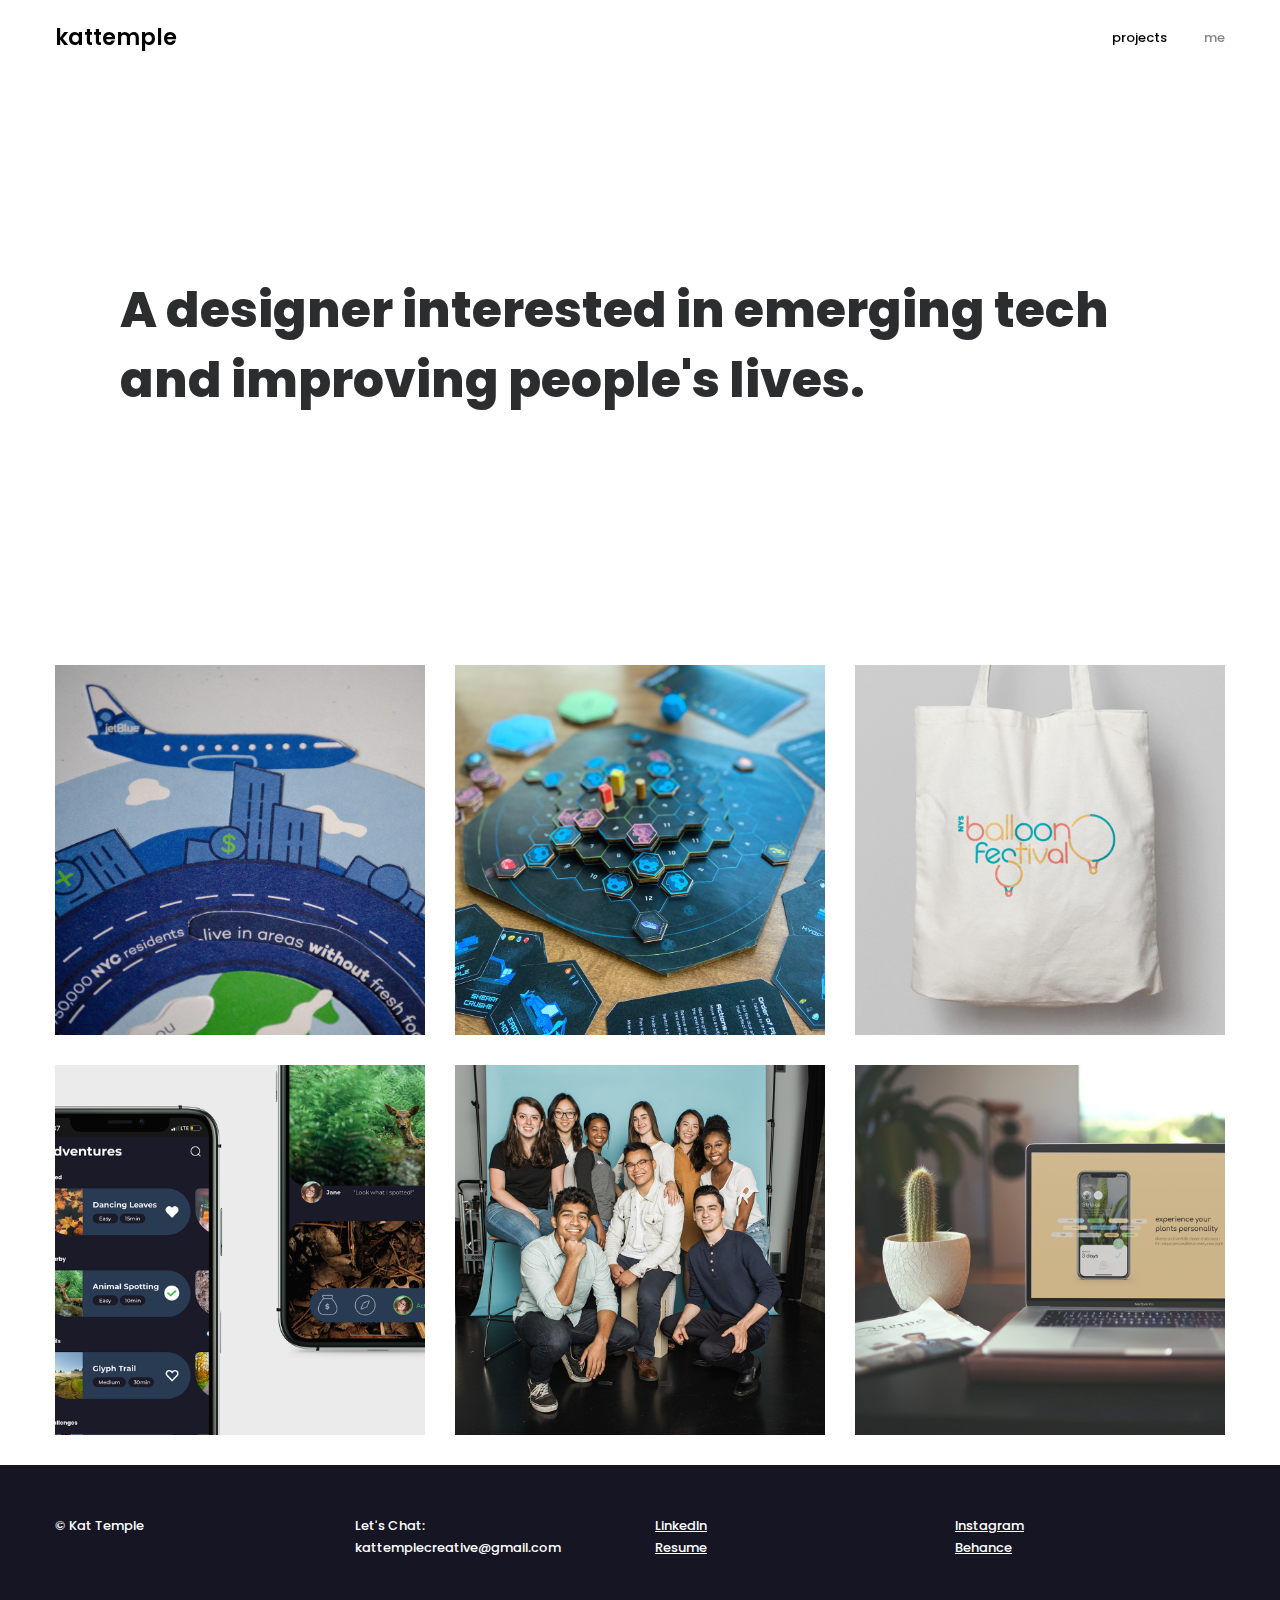
<file: index.html>
<!DOCTYPE html>
<html lang="en-US" data-semplice="4.4.9">
	<head>
		<meta charset="UTF-8">
		<meta name="viewport" content="width=device-width, initial-scale=1.0, maximum-scale=1.0">
		<title>kat temple &#8211; portfolio</title>
<meta name="robots" content="max-image-preview:large">
	<style>img:is([sizes="auto" i], [sizes^="auto," i]) { contain-intrinsic-size: 3000px 1500px }</style>
	<script type="text/javascript">
/* <![CDATA[ */
window._wpemojiSettings = {"baseUrl":"https:\/\/s.w.org\/images\/core\/emoji\/15.1.0\/72x72\/","ext":".png","svgUrl":"https:\/\/s.w.org\/images\/core\/emoji\/15.1.0\/svg\/","svgExt":".svg","source":{"concatemoji":"\/wp-includes\/js\/wp-emoji-release.min.js?ver=6.8.1"}};
/*! This file is auto-generated */
!function(i,n){var o,s,e;function c(e){try{var t={supportTests:e,timestamp:(new Date).valueOf()};sessionStorage.setItem(o,JSON.stringify(t))}catch(e){}}function p(e,t,n){e.clearRect(0,0,e.canvas.width,e.canvas.height),e.fillText(t,0,0);var t=new Uint32Array(e.getImageData(0,0,e.canvas.width,e.canvas.height).data),r=(e.clearRect(0,0,e.canvas.width,e.canvas.height),e.fillText(n,0,0),new Uint32Array(e.getImageData(0,0,e.canvas.width,e.canvas.height).data));return t.every(function(e,t){return e===r[t]})}function u(e,t,n){switch(t){case"flag":return n(e,"🏳️‍⚧️","🏳️​⚧️")?!1:!n(e,"🇺🇳","🇺​🇳")&&!n(e,"🏴󠁧󠁢󠁥󠁮󠁧󠁿","🏴​󠁧​󠁢​󠁥​󠁮​󠁧​󠁿");case"emoji":return!n(e,"🐦‍🔥","🐦​🔥")}return!1}function f(e,t,n){var r="undefined"!=typeof WorkerGlobalScope&&self instanceof WorkerGlobalScope?new OffscreenCanvas(300,150):i.createElement("canvas"),a=r.getContext("2d",{willReadFrequently:!0}),o=(a.textBaseline="top",a.font="600 32px Arial",{});return e.forEach(function(e){o[e]=t(a,e,n)}),o}function t(e){var t=i.createElement("script");t.src=e,t.defer=!0,i.head.appendChild(t)}"undefined"!=typeof Promise&&(o="wpEmojiSettingsSupports",s=["flag","emoji"],n.supports={everything:!0,everythingExceptFlag:!0},e=new Promise(function(e){i.addEventListener("DOMContentLoaded",e,{once:!0})}),new Promise(function(t){var n=function(){try{var e=JSON.parse(sessionStorage.getItem(o));if("object"==typeof e&&"number"==typeof e.timestamp&&(new Date).valueOf()<e.timestamp+604800&&"object"==typeof e.supportTests)return e.supportTests}catch(e){}return null}();if(!n){if("undefined"!=typeof Worker&&"undefined"!=typeof OffscreenCanvas&&"undefined"!=typeof URL&&URL.createObjectURL&&"undefined"!=typeof Blob)try{var e="postMessage("+f.toString()+"("+[JSON.stringify(s),u.toString(),p.toString()].join(",")+"));",r=new Blob([e],{type:"text/javascript"}),a=new Worker(URL.createObjectURL(r),{name:"wpTestEmojiSupports"});return void(a.onmessage=function(e){c(n=e.data),a.terminate(),t(n)})}catch(e){}c(n=f(s,u,p))}t(n)}).then(function(e){for(var t in e)n.supports[t]=e[t],n.supports.everything=n.supports.everything&&n.supports[t],"flag"!==t&&(n.supports.everythingExceptFlag=n.supports.everythingExceptFlag&&n.supports[t]);n.supports.everythingExceptFlag=n.supports.everythingExceptFlag&&!n.supports.flag,n.DOMReady=!1,n.readyCallback=function(){n.DOMReady=!0}}).then(function(){return e}).then(function(){var e;n.supports.everything||(n.readyCallback(),(e=n.source||{}).concatemoji?t(e.concatemoji):e.wpemoji&&e.twemoji&&(t(e.twemoji),t(e.wpemoji)))}))}((window,document),window._wpemojiSettings);
/* ]]> */
</script>
<style id="wp-emoji-styles-inline-css" type="text/css">img.wp-smiley, img.emoji {
		display: inline !important;
		border: none !important;
		box-shadow: none !important;
		height: 1em !important;
		width: 1em !important;
		margin: 0 0.07em !important;
		vertical-align: -0.1em !important;
		background: none !important;
		padding: 0 !important;
	}</style>
<link rel="stylesheet" id="wp-block-library-css" href="/wp-includes/css/dist/block-library/style.min.css?ver=6.8.1" type="text/css" media="all">
<style id="classic-theme-styles-inline-css" type="text/css">/*! This file is auto-generated */
.wp-block-button__link{color:#fff;background-color:#32373c;border-radius:9999px;box-shadow:none;text-decoration:none;padding:calc(.667em + 2px) calc(1.333em + 2px);font-size:1.125em}.wp-block-file__button{background:#32373c;color:#fff;text-decoration:none}</style>
<link rel="stylesheet" id="font-awesome-css" href="/wp-content/plugins/contact-widgets/assets/css/font-awesome.min.css?ver=4.7.0" type="text/css" media="all">
<style id="global-styles-inline-css" type="text/css">:root{--wp--preset--aspect-ratio--square: 1;--wp--preset--aspect-ratio--4-3: 4/3;--wp--preset--aspect-ratio--3-4: 3/4;--wp--preset--aspect-ratio--3-2: 3/2;--wp--preset--aspect-ratio--2-3: 2/3;--wp--preset--aspect-ratio--16-9: 16/9;--wp--preset--aspect-ratio--9-16: 9/16;--wp--preset--color--black: #000000;--wp--preset--color--cyan-bluish-gray: #abb8c3;--wp--preset--color--white: #ffffff;--wp--preset--color--pale-pink: #f78da7;--wp--preset--color--vivid-red: #cf2e2e;--wp--preset--color--luminous-vivid-orange: #ff6900;--wp--preset--color--luminous-vivid-amber: #fcb900;--wp--preset--color--light-green-cyan: #7bdcb5;--wp--preset--color--vivid-green-cyan: #00d084;--wp--preset--color--pale-cyan-blue: #8ed1fc;--wp--preset--color--vivid-cyan-blue: #0693e3;--wp--preset--color--vivid-purple: #9b51e0;--wp--preset--gradient--vivid-cyan-blue-to-vivid-purple: linear-gradient(135deg,rgba(6,147,227,1) 0%,rgb(155,81,224) 100%);--wp--preset--gradient--light-green-cyan-to-vivid-green-cyan: linear-gradient(135deg,rgb(122,220,180) 0%,rgb(0,208,130) 100%);--wp--preset--gradient--luminous-vivid-amber-to-luminous-vivid-orange: linear-gradient(135deg,rgba(252,185,0,1) 0%,rgba(255,105,0,1) 100%);--wp--preset--gradient--luminous-vivid-orange-to-vivid-red: linear-gradient(135deg,rgba(255,105,0,1) 0%,rgb(207,46,46) 100%);--wp--preset--gradient--very-light-gray-to-cyan-bluish-gray: linear-gradient(135deg,rgb(238,238,238) 0%,rgb(169,184,195) 100%);--wp--preset--gradient--cool-to-warm-spectrum: linear-gradient(135deg,rgb(74,234,220) 0%,rgb(151,120,209) 20%,rgb(207,42,186) 40%,rgb(238,44,130) 60%,rgb(251,105,98) 80%,rgb(254,248,76) 100%);--wp--preset--gradient--blush-light-purple: linear-gradient(135deg,rgb(255,206,236) 0%,rgb(152,150,240) 100%);--wp--preset--gradient--blush-bordeaux: linear-gradient(135deg,rgb(254,205,165) 0%,rgb(254,45,45) 50%,rgb(107,0,62) 100%);--wp--preset--gradient--luminous-dusk: linear-gradient(135deg,rgb(255,203,112) 0%,rgb(199,81,192) 50%,rgb(65,88,208) 100%);--wp--preset--gradient--pale-ocean: linear-gradient(135deg,rgb(255,245,203) 0%,rgb(182,227,212) 50%,rgb(51,167,181) 100%);--wp--preset--gradient--electric-grass: linear-gradient(135deg,rgb(202,248,128) 0%,rgb(113,206,126) 100%);--wp--preset--gradient--midnight: linear-gradient(135deg,rgb(2,3,129) 0%,rgb(40,116,252) 100%);--wp--preset--font-size--small: 13px;--wp--preset--font-size--medium: 20px;--wp--preset--font-size--large: 36px;--wp--preset--font-size--x-large: 42px;--wp--preset--spacing--20: 0.44rem;--wp--preset--spacing--30: 0.67rem;--wp--preset--spacing--40: 1rem;--wp--preset--spacing--50: 1.5rem;--wp--preset--spacing--60: 2.25rem;--wp--preset--spacing--70: 3.38rem;--wp--preset--spacing--80: 5.06rem;--wp--preset--shadow--natural: 6px 6px 9px rgba(0, 0, 0, 0.2);--wp--preset--shadow--deep: 12px 12px 50px rgba(0, 0, 0, 0.4);--wp--preset--shadow--sharp: 6px 6px 0px rgba(0, 0, 0, 0.2);--wp--preset--shadow--outlined: 6px 6px 0px -3px rgba(255, 255, 255, 1), 6px 6px rgba(0, 0, 0, 1);--wp--preset--shadow--crisp: 6px 6px 0px rgba(0, 0, 0, 1);}:where(.is-layout-flex){gap: 0.5em;}:where(.is-layout-grid){gap: 0.5em;}body .is-layout-flex{display: flex;}.is-layout-flex{flex-wrap: wrap;align-items: center;}.is-layout-flex > :is(*, div){margin: 0;}body .is-layout-grid{display: grid;}.is-layout-grid > :is(*, div){margin: 0;}:where(.wp-block-columns.is-layout-flex){gap: 2em;}:where(.wp-block-columns.is-layout-grid){gap: 2em;}:where(.wp-block-post-template.is-layout-flex){gap: 1.25em;}:where(.wp-block-post-template.is-layout-grid){gap: 1.25em;}.has-black-color{color: var(--wp--preset--color--black) !important;}.has-cyan-bluish-gray-color{color: var(--wp--preset--color--cyan-bluish-gray) !important;}.has-white-color{color: var(--wp--preset--color--white) !important;}.has-pale-pink-color{color: var(--wp--preset--color--pale-pink) !important;}.has-vivid-red-color{color: var(--wp--preset--color--vivid-red) !important;}.has-luminous-vivid-orange-color{color: var(--wp--preset--color--luminous-vivid-orange) !important;}.has-luminous-vivid-amber-color{color: var(--wp--preset--color--luminous-vivid-amber) !important;}.has-light-green-cyan-color{color: var(--wp--preset--color--light-green-cyan) !important;}.has-vivid-green-cyan-color{color: var(--wp--preset--color--vivid-green-cyan) !important;}.has-pale-cyan-blue-color{color: var(--wp--preset--color--pale-cyan-blue) !important;}.has-vivid-cyan-blue-color{color: var(--wp--preset--color--vivid-cyan-blue) !important;}.has-vivid-purple-color{color: var(--wp--preset--color--vivid-purple) !important;}.has-black-background-color{background-color: var(--wp--preset--color--black) !important;}.has-cyan-bluish-gray-background-color{background-color: var(--wp--preset--color--cyan-bluish-gray) !important;}.has-white-background-color{background-color: var(--wp--preset--color--white) !important;}.has-pale-pink-background-color{background-color: var(--wp--preset--color--pale-pink) !important;}.has-vivid-red-background-color{background-color: var(--wp--preset--color--vivid-red) !important;}.has-luminous-vivid-orange-background-color{background-color: var(--wp--preset--color--luminous-vivid-orange) !important;}.has-luminous-vivid-amber-background-color{background-color: var(--wp--preset--color--luminous-vivid-amber) !important;}.has-light-green-cyan-background-color{background-color: var(--wp--preset--color--light-green-cyan) !important;}.has-vivid-green-cyan-background-color{background-color: var(--wp--preset--color--vivid-green-cyan) !important;}.has-pale-cyan-blue-background-color{background-color: var(--wp--preset--color--pale-cyan-blue) !important;}.has-vivid-cyan-blue-background-color{background-color: var(--wp--preset--color--vivid-cyan-blue) !important;}.has-vivid-purple-background-color{background-color: var(--wp--preset--color--vivid-purple) !important;}.has-black-border-color{border-color: var(--wp--preset--color--black) !important;}.has-cyan-bluish-gray-border-color{border-color: var(--wp--preset--color--cyan-bluish-gray) !important;}.has-white-border-color{border-color: var(--wp--preset--color--white) !important;}.has-pale-pink-border-color{border-color: var(--wp--preset--color--pale-pink) !important;}.has-vivid-red-border-color{border-color: var(--wp--preset--color--vivid-red) !important;}.has-luminous-vivid-orange-border-color{border-color: var(--wp--preset--color--luminous-vivid-orange) !important;}.has-luminous-vivid-amber-border-color{border-color: var(--wp--preset--color--luminous-vivid-amber) !important;}.has-light-green-cyan-border-color{border-color: var(--wp--preset--color--light-green-cyan) !important;}.has-vivid-green-cyan-border-color{border-color: var(--wp--preset--color--vivid-green-cyan) !important;}.has-pale-cyan-blue-border-color{border-color: var(--wp--preset--color--pale-cyan-blue) !important;}.has-vivid-cyan-blue-border-color{border-color: var(--wp--preset--color--vivid-cyan-blue) !important;}.has-vivid-purple-border-color{border-color: var(--wp--preset--color--vivid-purple) !important;}.has-vivid-cyan-blue-to-vivid-purple-gradient-background{background: var(--wp--preset--gradient--vivid-cyan-blue-to-vivid-purple) !important;}.has-light-green-cyan-to-vivid-green-cyan-gradient-background{background: var(--wp--preset--gradient--light-green-cyan-to-vivid-green-cyan) !important;}.has-luminous-vivid-amber-to-luminous-vivid-orange-gradient-background{background: var(--wp--preset--gradient--luminous-vivid-amber-to-luminous-vivid-orange) !important;}.has-luminous-vivid-orange-to-vivid-red-gradient-background{background: var(--wp--preset--gradient--luminous-vivid-orange-to-vivid-red) !important;}.has-very-light-gray-to-cyan-bluish-gray-gradient-background{background: var(--wp--preset--gradient--very-light-gray-to-cyan-bluish-gray) !important;}.has-cool-to-warm-spectrum-gradient-background{background: var(--wp--preset--gradient--cool-to-warm-spectrum) !important;}.has-blush-light-purple-gradient-background{background: var(--wp--preset--gradient--blush-light-purple) !important;}.has-blush-bordeaux-gradient-background{background: var(--wp--preset--gradient--blush-bordeaux) !important;}.has-luminous-dusk-gradient-background{background: var(--wp--preset--gradient--luminous-dusk) !important;}.has-pale-ocean-gradient-background{background: var(--wp--preset--gradient--pale-ocean) !important;}.has-electric-grass-gradient-background{background: var(--wp--preset--gradient--electric-grass) !important;}.has-midnight-gradient-background{background: var(--wp--preset--gradient--midnight) !important;}.has-small-font-size{font-size: var(--wp--preset--font-size--small) !important;}.has-medium-font-size{font-size: var(--wp--preset--font-size--medium) !important;}.has-large-font-size{font-size: var(--wp--preset--font-size--large) !important;}.has-x-large-font-size{font-size: var(--wp--preset--font-size--x-large) !important;}
:where(.wp-block-post-template.is-layout-flex){gap: 1.25em;}:where(.wp-block-post-template.is-layout-grid){gap: 1.25em;}
:where(.wp-block-columns.is-layout-flex){gap: 2em;}:where(.wp-block-columns.is-layout-grid){gap: 2em;}
:root :where(.wp-block-pullquote){font-size: 1.5em;line-height: 1.6;}</style>
<link rel="stylesheet" id="semplice-stylesheet-css" href="/wp-content/themes/semplice4/style.css?ver=4.4.9" type="text/css" media="all">
<link rel="stylesheet" id="semplice-frontend-stylesheet-css" href="/wp-content/themes/semplice4/assets/css/frontend.min.css?ver=4.4.9" type="text/css" media="all">
<link rel="stylesheet" id="mediaelement-css" href="/wp-includes/js/mediaelement/mediaelementplayer-legacy.min.css?ver=4.2.17" type="text/css" media="all">
<script type="text/javascript" src="/wp-includes/js/jquery/jquery.min.js?ver=3.7.1" id="jquery-core-js"></script>
<script type="text/javascript" src="/wp-includes/js/jquery/jquery-migrate.min.js?ver=3.4.1" id="jquery-migrate-js"></script>
<link rel="https://api.w.org/" href="/wp-json/">
<link rel="alternate" title="JSON" type="application/json" href="/wp-json/wp/v2/pages/423">
<link rel="EditURI" type="application/rsd+xml" title="RSD" href="/xmlrpc.php?rsd">
<link rel="canonical" href="/">
<link rel="shortlink" href="/">
<link rel="alternate" title="oEmbed (JSON)" type="application/json+oembed" href="/wp-json/oembed/1.0/embed?url=https%3A%2F%2F%2F">
<link rel="alternate" title="oEmbed (XML)" type="text/xml+oembed" href="/wp-json/oembed/1.0/embed?url=https%3A%2F%2F%2F#038;format=xml">
<link href="https://fonts.googleapis.com/css?family=Poppins:400,400i,500,500i,600,600i,700,700i,800,800i,900,900i&display=swap" rel="stylesheet">
<link rel="preconnect" href="https://fonts.googleapis.com/">
<link rel="preconnect" href="https://fonts.gstatic.com/" crossorigin>
<link href="https://fonts.googleapis.com/css2?family=Inter:wght@300;400;500;600;700;900&display=swap" rel="stylesheet">
<style type="text/css" id="semplice-webfonts-css">.font_5zgq845ni, [data-font="font_5zgq845ni"], [data-font="font_5zgq845ni"] li a, #content-holder p, #content-holder li {font-family: "Poppins", sans-serif;font-weight: 900;font-style: normal;}.font_ch4arz5lm, [data-font="font_ch4arz5lm"], [data-font="font_ch4arz5lm"] li a {font-family: "Poppins", sans-serif;font-weight: 800;font-style: normal;}.font_yxdouu5oa, [data-font="font_yxdouu5oa"], [data-font="font_yxdouu5oa"] li a {font-family: "Poppins", sans-serif;font-weight: 700;font-style: normal;}.font_mw8y899ep, [data-font="font_mw8y899ep"], [data-font="font_mw8y899ep"] li a {font-family: "Poppins", sans-serif;font-weight: 600;font-style: normal;}.font_mf66raqa4, [data-font="font_mf66raqa4"], [data-font="font_mf66raqa4"] li a {font-family: "Poppins", sans-serif;font-weight: 500;font-style: normal;}.font_3cq8645mq, [data-font="font_3cq8645mq"], [data-font="font_3cq8645mq"] li a {font-family: "Inter", sans-serif;font-weight: 300;font-style: normal;}.font_d4shdy6i6, [data-font="font_d4shdy6i6"], [data-font="font_d4shdy6i6"] li a {font-family: "Inter", sans-serif;font-weight: 400;font-style: normal;}.font_zpn6069h4, [data-font="font_zpn6069h4"], [data-font="font_zpn6069h4"] li a {font-family: "Inter", sans-serif;font-weight: 700;font-style: normal;}.font_koxbioxbu, [data-font="font_koxbioxbu"], [data-font="font_koxbioxbu"] li a {font-family: "Inter", sans-serif;font-weight: 900;font-style: normal;}</style>
		<style type="text/css" id="semplice-custom-css">@media screen and (min-width: 992px) and (max-width: 1169.98px) { #content-holder h1 { font-size: 2.15rem; line-height: 2.76rem; }#content-holder h2 { font-size: 1.84rem; line-height: 2.45rem; }#content-holder h3 { font-size: 1.49rem; line-height: 1.92rem; }#content-holder h4 { font-size: 1.28rem; line-height: 1.92rem; }#content-holder h5 { font-size: 1.11rem; line-height: 1.78rem; }#content-holder h6 { font-size: 1rem; line-height: 1.67rem; }}@media screen and (min-width: 768px) and (max-width: 991.98px) { #content-holder h1 { font-size: 2.01rem; line-height: 2.58rem; }#content-holder h2 { font-size: 1.76rem; line-height: 2.35rem; }#content-holder h3 { font-size: 1.43rem; line-height: 1.84rem; }#content-holder h4 { font-size: 1.23rem; line-height: 1.84rem; }#content-holder h5 { font-size: 1.11rem; line-height: 1.78rem; }#content-holder h6 { font-size: 1rem; line-height: 1.67rem; }}@media screen and (min-width: 544px) and (max-width: 767.98px) { #content-holder h1 { font-size: 1.91rem; line-height: 2.46rem; }#content-holder h2 { font-size: 1.68rem; line-height: 2.24rem; }#content-holder h3 { font-size: 1.4rem; line-height: 1.8rem; }#content-holder h4 { font-size: 1.2rem; line-height: 1.8rem; }#content-holder h5 { font-size: 1.11rem; line-height: 1.78rem; }#content-holder h6 { font-size: 1rem; line-height: 1.67rem; }}@media screen and (max-width: 543.98px) { #content-holder h1 { font-size: 1.82rem; line-height: 2.34rem; }#content-holder h2 { font-size: 1.6rem; line-height: 2.13rem; }#content-holder h3 { font-size: 1.37rem; line-height: 1.76rem; }#content-holder h4 { font-size: 1.17rem; line-height: 1.76rem; }#content-holder h5 { font-size: 1.11rem; line-height: 1.78rem; }#content-holder h6 { font-size: 1rem; line-height: 1.67rem; }}
			
			
		.project-panel {
			background: transparent;
			padding: 0rem 0rem;
		}
		.pp-thumbs {
			margin-bottom: -0rem;
		}
		#content-holder .panel-label, .projectpanel-preview .panel-label {
			color: #000000;
			font-size: 1.777777777777778rem;
			text-transform: none;
			padding-left: 0rem;
			padding-bottom: 0rem;
			text-align: left;
			line-height: 1;
		}
		.project-panel .pp-title {
			padding: 0rem 0rem 0rem 0rem;
		}
		.project-panel .pp-title a {
			color: #000000; 
			font-size: 0.7222222222222222rem; 
			text-transform: none;
		} 
		.project-panel .pp-title span {
			color: #999999;
			font-size: 0.7222222222222222rem;
			text-transform: none;
		}
	
			a { color: #000000; }a:hover { color: #2452de; }#nprogress .bar { background: #ffd300; }.back-to-top a svg { fill: #000000; }</style>
	
		<style type="text/css" id="423-post-css">#content-423 #content_a9xz5xwtn {padding-top: 11.11111111111111rem;padding-right: 3.611111111111111rem;padding-bottom: 11.11111111111111rem;padding-left: 3.611111111111111rem;}#content-423 #content_a9xz5xwtn .is-content {}@media screen and (max-width: 543.98px) { #content-423 #content_a9xz5xwtn {padding-right: 1.1111111111111112rem;padding-left: 1.1111111111111112rem;}#content-423 #content_a9xz5xwtn .is-content {}}#content-423 .thumb .thumb-inner .thumb-hover {background-color: rgba(255, 255, 255, 0.9);background-size: auto;background-position: 0% 0%;background-repeat: no-repeat;}#content-423 .thumb .thumb-hover-meta { padding: 2.22rem; }#content-423 .thumb .thumb-hover-meta .title { color: #000000; font-size: 1.3333333333333333rem; text-transform: none; }#content-423 .thumb .thumb-hover-meta .category { color: #565656; font-size: 0.6111111111111112rem; text-transform: none; }#content-423 .thumb video { opacity: 1; }
					#content-423 #content_03s28ddow .thumb .post-title { 
						padding: 1rem 0 0 0;
					}
					#content_03s28ddow .thumb .post-title,
					#content_03s28ddow .thumb .post-title a {
						color: #000000;
						font-size: 16px;
						text-transform: none;
					}
					#content_03s28ddow .thumb .post-title span,
					#content_03s28ddow .thumb .post-title a span {
						color: #999999;
						font-size: 14px;
						text-transform: none;
						padding-top: 0.4444444444444444rem;
					}
					#content-423 #content_03s28ddow nav ul li a {
						color: #bbbbbb;
						text-transform: none;
					}
					#content-423 #content_03s28ddow nav ul li a:hover,
					#content-423 #content_03s28ddow nav ul li a.pg-filter-active {
						color: #000000;
						text-decoration: none;
					}
				#masonry-content_03s28ddow{ margin: auto -15px !important; } .masonry-content_03s28ddow-item { margin: 0px; padding-left: 15px; padding-right: 15px; padding-bottom: 30px; }#content-423 #content_03s28ddow {padding-top: 2.7777777777777777rem;}#content-423 #content_03s28ddow .is-content {}#content-423 .transition-wrap {}#content-423 #section_2331b13a8 {background-color: #131221;}#content-423 #column_a145f3946 {padding-top: 2.7777777777777777rem;background-color: transparent;}#content-423 #section_9b342c7a4 {background-color: #131221;}#content-423 #content_14b920b5b {padding-top: 0rem;}#content-423 #content_14b920b5b .is-content {}#content-423 #section_766a03a00 {background-color: #131221;}#content-423 #column_d6e213b01 {padding-top: 5.555555555555555rem;background-color: transparent;}
			.nav_z7cc0w82q { background-color: rgba(245, 245, 245, 0);; }.nav_z7cc0w82q { height: 4.166666666666667rem; }.is-frontend #content-423 .sections { margin-top: 4.166666666666667rem; }.nav_z7cc0w82q { padding-top: 0rem; }.nav_z7cc0w82q { padding-bottom: 0rem; }.logo a { text-transform: none; }.nav_z7cc0w82q .navbar-inner .logo { margin-top: 0rem; }.nav_z7cc0w82q .navbar-inner .logo { align-items: center; }.nav_z7cc0w82q .navbar-inner .hamburger { align-items: center; }.nav_z7cc0w82q .navbar-inner .hamburger a.menu-icon span { background-color: #000000; }.nav_z7cc0w82q .navbar-inner .hamburger a.menu-icon { width: 24; }.nav_z7cc0w82q .navbar-inner .hamburger a.menu-icon span { height: 2px; }.nav_z7cc0w82q .navbar-inner .hamburger a.open-menu span::before { transform: translateY(-6px); }.nav_z7cc0w82q .navbar-inner .hamburger a.open-menu span::after { transform: translateY(6px); }.nav_z7cc0w82q .navbar-inner .hamburger a.open-menu:hover span::before { transform: translateY(-8px); }.nav_z7cc0w82q .navbar-inner .hamburger a.open-menu:hover span::after { transform: translateY(8px); }.nav_z7cc0w82q .navbar-inner .hamburger a.menu-icon { height: 14px; }.nav_z7cc0w82q .navbar-inner .hamburger a.menu-icon span { margin-top: 7px; }.nav_z7cc0w82q .navbar-inner nav ul li a span { font-size: 0.7222222222222222rem; }.nav_z7cc0w82q .navbar-inner nav ul li a { padding-left: 1.0277777777778rem; }.nav_z7cc0w82q .navbar-inner nav ul li a { padding-right: 1.0277777777778rem; }.nav_z7cc0w82q .navbar-inner nav ul li a span { text-transform: none; }.nav_z7cc0w82q .navbar-inner nav ul li a span { letter-spacing: 0rem; }.nav_z7cc0w82q .navbar-inner nav ul li a span { border-bottom-width: 0rem; }.nav_z7cc0w82q .navbar-inner nav ul li a span { padding-bottom: 0rem; }.nav_z7cc0w82q .navbar-inner nav ul li a:hover span, .navbar-inner nav ul li.current-menu-item a span, .navbar-inner nav ul li.current_page_item a span, .nav_z7cc0w82q .navbar-inner nav ul li.wrap-focus a span { color: #000000; }.nav_z7cc0w82q .navbar-inner nav ul li.current-menu-item a span { color: #000000; }.nav_z7cc0w82q .navbar-inner nav ul li.current_page_item a span { color: #000000; }[data-post-type="project"] .navbar-inner nav ul li.portfolio-grid a span, [data-post-type="post"] .navbar-inner nav ul li.blog-overview a span { color: #000000; }#overlay-menu { background-color: rgba(245, 245, 245, 1); }#overlay-menu .overlay-menu-inner nav { text-align: center; }#overlay-menu .overlay-menu-inner nav ul li a span { color: #000000; }#overlay-menu .overlay-menu-inner nav ul li a span { text-transform: none; }#overlay-menu .overlay-menu-inner nav ul li a:hover span { color: #2452de; }#overlay-menu .overlay-menu-inner nav ul li.current-menu-item a span { color: #2452de; }#overlay-menu .overlay-menu-inner nav ul li.current_page_item a span { color: #2452de; }[data-post-type="project"] #overlay-menu .overlay-menu-inner nav ul li.portfolio-grid a span, [data-post-type="post"] #overlay-menu .overlay-menu-inner nav ul li.blog-overview a span { color: #2452de; }@media screen and (min-width: 992px) and (max-width: 1169.98px) { .nav_z7cc0w82q .navbar-inner .hamburger a.menu-icon { height: 14px; }.nav_z7cc0w82q .navbar-inner .hamburger a.menu-icon span { margin-top: 7px; }}@media screen and (min-width: 768px) and (max-width: 991.98px) { .nav_z7cc0w82q .navbar-inner .hamburger a.menu-icon { height: 14px; }.nav_z7cc0w82q .navbar-inner .hamburger a.menu-icon span { margin-top: 7px; }}@media screen and (min-width: 544px) and (max-width: 767.98px) { .nav_z7cc0w82q .navbar-inner .hamburger a.menu-icon { height: 14px; }.nav_z7cc0w82q .navbar-inner .hamburger a.menu-icon span { margin-top: 7px; }}@media screen and (max-width: 543.98px) { .nav_z7cc0w82q .navbar-inner .hamburger a.menu-icon { height: 14px; }.nav_z7cc0w82q .navbar-inner .hamburger a.menu-icon span { margin-top: 7px; }}</style>
			<style>html{margin-top:0px!important;}#wpadminbar{top:auto!important;bottom:0;}</style>
		<link rel="shortcut icon" type="image/png" href="/wp-content/uploads/2019/10/cactus-01-1.png" sizes="32x32">	</head>
	<body class="home wp-singular page-template-default page page-id-423 wp-theme-semplice4 fl-builder-lite-2-9-0-5 is-frontend static-mode static-transitions mejs-semplice-ui" data-post-type="page" data-post-id="423">
		<div id="content-holder" data-active-post="423">
			
						<header class="nav_z7cc0w82q semplice-navbar active-navbar non-sticky-nav  scroll-to-top" data-cover-transparent="disabled" data-bg-overlay-visibility="visible" data-mobile-fallback="enabled">
							<div class="container" data-nav="logo-left-menu-right">
								<div class="navbar-inner menu-type-text" data-xl-width="12" data-navbar-type="container">
									<div class="logo navbar-left" data-font="font_mw8y899ep"><a href="/" title="kat temple">kattemple</a></div>
									<nav class="standard navbar-right" data-font="font_mf66raqa4"><ul class="menu">
<li class="menu-item menu-item-type-post_type menu-item-object-page menu-item-home current-menu-item page_item page-item-423 current_page_item menu-item-539"><a href="/" aria-current="page"><span>projects</span></a></li>
<li class="menu-item menu-item-type-post_type menu-item-object-page menu-item-340"><a href="/me"><span>me</span></a></li>
</ul></nav>
									<div class="hamburger navbar-right semplice-menu"><a class="open-menu menu-icon"><span></span></a></div>
								</div>
							</div>
						</header>
						
				<div id="overlay-menu">
					<div class="overlay-menu-inner" data-xl-width="12">
						<nav class="overlay-nav" data-justify="center" data-align="align-middle" data-font="font_yxdouu5oa">
							<ul class="container">
<li class="menu-item menu-item-type-post_type menu-item-object-page menu-item-home current-menu-item page_item page-item-423 current_page_item menu-item-539"><a href="/" aria-current="page"><span>projects</span></a></li>
<li class="menu-item menu-item-type-post_type menu-item-object-page menu-item-340"><a href="/me"><span>me</span></a></li>
</ul>
						</nav>
					</div>
				</div>
			
					
			<div id="content-423" class="content-container active-content  hide-on-init">
				<div class="transition-wrap">
					<div class="sections">
						
					<section id="section_jnamzco6c" class="content-block" data-column-mode-sm="single" data-column-mode-xs="single">
						
						<div class="container">
						<div id="row_o69l5gwbx" class="row"><div id="column_x2lxpfkt0" class="column" data-xl-width="12">
					<div class="content-wrapper">
						
				<div id="content_a9xz5xwtn" class="column-content" data-module="paragraph">
					<div class="is-content has-xs">
<div data-content-for="xl"><p style="font-size: 2.72222rem; line-height: 3.88889rem;" data-mce-style="font-size: 2.72222rem; line-height: 3.88889rem;"><span class="font_ch4arz5lm">A designer interested in emerging tech and improving people's lives.</span></p></div>
<div data-content-for="xs"><p style="font-size: 2.72222rem; line-height: 3.88889rem;" data-mce-style="font-size: 2.72222rem; line-height: 3.88889rem;"><span class="font_ch4arz5lm">A designer passionate about emerging tech and improving people's lives.</span></p></div>
</div>
				</div>
			
					</div>
				</div></div>
						</div>
					</section>				
				
					<section id="section_efj4jii1z" class="content-block" data-column-mode-sm="single" data-column-mode-xs="single">
						
						<div class="container">
						<div id="row_5trcnhuyy" class="row"><div id="column_n257twqwo" class="column" data-xl-width="12">
					<div class="content-wrapper">
						
				<div id="content_03s28ddow" class="column-content" data-module="portfoliogrid">
					
		<div id="masonry-content_03s28ddow" class="masonry" data-masonry-init="normal">
			<div class="masonry-item-width"></div>
	<div id="project-392" class="masonry-item thumb masonry-content_03s28ddow-item below" data-xl-width="4" data-sm-width="6" data-xs-width="12">
<a href="/project/jetblue">
				<div class="thumb-inner">
					
			<div class="thumb-hover">
				
				<div class="thumb-hover-meta bottom-left show-both fade">
					<p>
						<span class="title" data-font="font_yxdouu5oa">JetBlue: Make a Move</span><br>
						<span class="category" data-font="font_mf66raqa4">Empowering humans to help improve mobility in transit deserts with an interactive ad campaign</span>
					</p>			
				</div>
			</div>
		
					
					<img src="/wp-content/uploads/2020/02/jetblue_thumb.png" width="1080" height="1080" alt="JetBlue: Make a Move">
			</div></a><a class="pg-title-link" href="/project/jetblue" title="JetBlue: Make a Move"></a>
</div>
<div id="project-477" class="masonry-item thumb masonry-content_03s28ddow-item below" data-xl-width="4" data-sm-width="6" data-xs-width="12">
<a href="/project/scrapgrapple">
				<div class="thumb-inner">
					
			<div class="thumb-hover">
				
				<div class="thumb-hover-meta bottom-left show-both fade">
					<p>
						<span class="title" data-font="font_yxdouu5oa">Scrap Grapple</span><br>
						<span class="category" data-font="font_mf66raqa4">A board game about mining the Asteroid Belt </span>
					</p>			
				</div>
			</div>
		
					
					<img src="/wp-content/uploads/2020/04/kat_capstone_c1_01.png" width="1080" height="1080" alt="Scrap Grapple">
			</div></a><a class="pg-title-link" href="/project/scrapgrapple" title="Scrap Grapple"></a>
</div>
<div id="project-419" class="masonry-item thumb masonry-content_03s28ddow-item below" data-xl-width="4" data-sm-width="6" data-xs-width="12">
<a href="/project/nysfb">
				<div class="thumb-inner">
					
			<div class="thumb-hover">
				
				<div class="thumb-hover-meta bottom-left show-both fade">
					<p>
						<span class="title" data-font="font_yxdouu5oa">NYS Balloon Festival</span><br>
						<span class="category" data-font="font_mf66raqa4">Reimagining the largest balloon festival in NYS</span>
					</p>			
				</div>
			</div>
		
					
					<img src="/wp-content/uploads/2020/02/NYSFB_thumb.png" width="1080" height="1080" alt="NYS Balloon Festival">
			</div></a><a class="pg-title-link" href="/project/nysfb" title="NYS Balloon Festival"></a>
</div>
<div id="project-437" class="masonry-item thumb masonry-content_03s28ddow-item below" data-xl-width="4" data-sm-width="6" data-xs-width="12">
<a href="/project/mcp">
				<div class="thumb-inner">
					
			<div class="thumb-hover">
				
				<div class="thumb-hover-meta bottom-left show-both fade">
					<p>
						<span class="title" data-font="font_yxdouu5oa">Rethinking Recreation</span><br>
						<span class="category" data-font="font_mf66raqa4">Motivating young people to be active through digital recreation</span>
					</p>			
				</div>
			</div>
		
					
					<img src="/wp-content/uploads/2020/02/MCP_Thumb.png" width="1080" height="1080" alt="Rethinking Recreation">
			</div></a><a class="pg-title-link" href="/project/mcp" title="Rethinking Recreation"></a>
</div>
<div id="project-364" class="masonry-item thumb masonry-content_03s28ddow-item below" data-xl-width="4" data-sm-width="6" data-xs-width="12">
<a href="/project/servicenow">
				<div class="thumb-inner">
					
			<div class="thumb-hover">
				
				<div class="thumb-hover-meta bottom-left show-both fade">
					<p>
						<span class="title" data-font="font_yxdouu5oa">ServiceNow Internship</span><br>
						<span class="category" data-font="font_mf66raqa4">Making work life more like real life through mobile experiences and emerging technology</span>
					</p>			
				</div>
			</div>
		
					
					<img src="/wp-content/uploads/2020/02/ServiceNow_Thumb.png" width="1080" height="1080" alt="ServiceNow Internship">
			</div></a><a class="pg-title-link" href="/project/servicenow" title="ServiceNow Internship"></a>
</div>
<div id="project-344" class="masonry-item thumb masonry-content_03s28ddow-item below" data-xl-width="4" data-sm-width="6" data-xs-width="12">
<a href="/project/psst">
				<div class="thumb-inner">
					
			<div class="thumb-hover">
				
				<div class="thumb-hover-meta bottom-left show-both fade">
					<p>
						<span class="title" data-font="font_yxdouu5oa">psst</span><br>
						<span class="category" data-font="font_mf66raqa4">Rethinking plant care using Augmented Reality</span>
					</p>			
				</div>
			</div>
		
					
					<img src="/wp-content/uploads/2020/02/psst_thumbnail.png" width="1080" height="1080" alt="psst">
			</div></a><a class="pg-title-link" href="/project/psst" title="psst"></a>
</div>
</div>
<script type="text/javascript">(function ($) { $(document).ready(function () {
		// define container
		var $container = $(".active-content").find("#masonry-content_03s28ddow");
		// make jquery object out of items
		var $items = $(".active-content").find(".masonry-content_03s28ddow-item");

		// fire masmonry
		$container.masonry({
			itemSelector: ".masonry-content_03s28ddow-item",
			columnWidth: ".masonry-item-width",
			transitionDuration: 0,
			isResizable: true,
			percentPosition: true,
		});

		// show images
		showImages($container, $items);

		// load images and reveal if loaded
		function showImages($container, $items) {
			// get masonry
			var msnry = $container.data("masonry");
			// get item selector
			var itemSelector = msnry.options.itemSelector;
			// append items to masonry container
			//$container.append($items);
			$items.imagesLoaded().progress(function(imgLoad, image) {
				// get item
				var $image = $(image.img);
				var $item = $(image.img).parents(itemSelector);
				
				// layout
				msnry.layout();
				// fade in
				TweenLite.to($item, 1.1, {
					opacity: 1,
					y: 0,
					ease: "Expo.easeOut",
				});
			});
		}

		// remove min height after images are loaded in delayed mode
		$items.imagesLoaded().done(function(imgLoad) {
			if($container.attr("data-masonry-init") == "delayed") {
				$container.attr("data-masonry-init", "loaded");
				// sync scroll reveal if defined
				if(typeof sr != "undefined") {
					sr.sync();
				}
			}
		});
	});})(jQuery);</script>
				</div>
			
					</div>
				</div></div>
						</div>
					</section>				
				
					<section id="section_2331b13a8" class="content-block" data-column-mode-sm="single" data-column-mode-xs="single">
						
						<div class="container">
						<div id="row_24a68e948" class="row"><div id="column_a145f3946" class="column spacer-column" data-xl-width="12">
					<div class="content-wrapper">
						
					</div>
				</div></div>
						</div>
					</section>				
				
					<section id="section_9b342c7a4" class="content-block" data-column-mode-sm="single" data-column-mode-xs="single">
						
						<div class="container">
						<div id="row_1c92e5569" class="row">
<div id="column_35a2d6cbb" class="column" data-xl-width="3">
					<div class="content-wrapper">
						
				<div id="content_14b920b5b" class="column-content" data-module="paragraph">
					<div class="is-content"><div data-content-for="xl"><p style="font-size: 0.722222rem; line-height: 1.22222rem;" data-mce-style="font-size: 0.722222rem; line-height: 1.22222rem;"><span class="font_mf66raqa4" style="color: rgb(255, 255, 255);" data-mce-style="color: #ffffff;">© Kat Temple</span></p></div></div>
				</div>
			
					</div>
				</div>
<div id="column_645818b44" class="column" data-xl-width="3">
					<div class="content-wrapper">
						
				<div id="content_83671f0e7" class="column-content" data-module="paragraph">
					<div class="is-content"><div data-content-for="xl"><p style="font-size: 0.722222rem; line-height: 1.22222rem;" data-mce-style="font-size: 0.722222rem; line-height: 1.22222rem;"><span class="font_mf66raqa4" style="color: rgb(255, 255, 255);" data-mce-style="color: #ffffff;">Let's Chat:&nbsp;</span><br><span class="font_mf66raqa4" style="color: rgb(255, 255, 255);" data-mce-style="color: #ffffff;">kattemplecreative@gmail.com</span></p></div></div>
				</div>
			
					</div>
				</div>
<div id="column_d0c63aac8" class="column" data-xl-width="3">
					<div class="content-wrapper">
						
				<div id="content_f359a2f02" class="column-content" data-module="paragraph">
					<div class="is-content"><div data-content-for="xl"><p style="font-size: 0.722222rem; line-height: 1.22222rem;" data-mce-style="font-size: 0.722222rem; line-height: 1.22222rem;"><span style="text-decoration: underline; color: rgb(255, 255, 255);" data-mce-style="text-decoration: underline; color: #ffffff;" class="font_mf66raqa4"><a data-mce-href="https://www.linkedin.com/in/kattemple/" href="https://www.linkedin.com/in/kattemple/" style="color: rgb(255, 255, 255); text-decoration: underline;" data-mce-style="color: #ffffff; text-decoration: underline;" target="_blank" rel="noopener">LinkedIn</a></span><br><span style="text-decoration: underline;" data-mce-style="text-decoration: underline;"><a data-mce-href="http://4jj.8b0.myftpupload.com/wp-content/uploads/2020/01/kattemple_resume20.pdf" href="http://4jj.8b0.myftpupload.com/wp-content/uploads/2020/01/kattemple_resume20.pdf" target="_blank" rel="noopener" data-mce-selected="1"><span class="font_mf66raqa4" style="color: rgb(255, 255, 255); text-decoration: underline;" data-mce-style="color: #ffffff; text-decoration: underline;">Resume﻿</span></a></span></p></div></div>
				</div>
			
					</div>
				</div>
<div id="column_1b9dfd358" class="column" data-xl-width="3">
					<div class="content-wrapper">
						
				<div id="content_99aeb508a" class="column-content" data-module="paragraph">
					<div class="is-content"><div data-content-for="xl"><p style="font-size: 0.722222rem; line-height: 1.22222rem;" data-mce-style="font-size: 0.722222rem; line-height: 1.22222rem;"><span style="text-decoration: underline; color: rgb(255, 255, 255);" data-mce-style="text-decoration: underline; color: #ffffff;" class="font_mf66raqa4"><a data-mce-href="https://www.instagram.com/kattemple_/" href="https://www.instagram.com/kattemple_/" style="color: rgb(255, 255, 255); text-decoration: underline;" data-mce-style="color: #ffffff; text-decoration: underline;" target="_blank" rel="noopener">Instagram</a></span><br><span style="text-decoration: underline; color: rgb(255, 255, 255);" data-mce-style="text-decoration: underline; color: #ffffff;" class="font_mf66raqa4"><a data-mce-href="https://www.behance.net/kattemple" href="https://www.behance.net/kattemple" style="color: rgb(255, 255, 255); text-decoration: underline;" data-mce-style="color: #ffffff; text-decoration: underline;" data-mce-selected="1" target="_blank" rel="noopener">Behance﻿</a></span><br></p></div></div>
				</div>
			
					</div>
				</div>
</div>
						</div>
					</section>				
				
					<section id="section_766a03a00" class="content-block" data-column-mode-sm="single" data-column-mode-xs="single">
						
						<div class="container">
						<div id="row_ab6bf2b7b" class="row"><div id="column_d6e213b01" class="column spacer-column" data-xl-width="12">
					<div class="content-wrapper">
						
					</div>
				</div></div>
						</div>
					</section>				
				
					</div>
				</div>
			</div>
		</div>
		<div class="pswp" tabindex="-1" role="dialog" aria-hidden="true">
	<div class="pswp__bg"></div>
	<div class="pswp__scroll-wrap">
		<div class="pswp__container">
			<div class="pswp__item"></div>
			<div class="pswp__item"></div>
			<div class="pswp__item"></div>
		</div>
		<div class="pswp__ui pswp__ui--hidden">
			<div class="pswp__top-bar">
				<div class="pswp__counter"></div>
				<button class="pswp__button pswp__button--close" title="Close (Esc)"></button>
				<button class="pswp__button pswp__button--share" title="Share"></button>
				<button class="pswp__button pswp__button--fs" title="Toggle fullscreen"></button>
				<button class="pswp__button pswp__button--zoom" title="Zoom in/out"></button>
				<div class="pswp__preloader">
					<div class="pswp__preloader__icn">
					  <div class="pswp__preloader__cut">
						<div class="pswp__preloader__donut"></div>
					  </div>
					</div>
				</div>
			</div>
			<div class="pswp__share-modal pswp__share-modal--hidden pswp__single-tap">
				<div class="pswp__share-tooltip"></div> 
			</div>
			<button class="pswp__button pswp__button--arrow--left" title="Previous (arrow left)">
			</button>
			<button class="pswp__button pswp__button--arrow--right" title="Next (arrow right)">
			</button>
			<div class="pswp__caption">
				<div class="pswp__caption__center"></div>
			</div>
		</div>
	</div>
</div>	<div class="back-to-top">
		<a class="semplice-event" data-event-type="helper" data-event="scrollToTop"><svg version="1.1" id="Ebene_1" xmlns="http://www.w3.org/2000/svg" xmlns:xlink="http://www.w3.org/1999/xlink" x="0px" y="0px" width="53px" height="20px" viewbox="0 0 53 20" enable-background="new 0 0 53 20" xml:space="preserve">
<g id="Ebene_3">
</g>
<g>
	<polygon points="43.886,16.221 42.697,17.687 26.5,4.731 10.303,17.688 9.114,16.221 26.5,2.312 	"></polygon>
</g>
</svg>
</a>
	</div>
	<script type="speculationrules">{"prefetch":[{"source":"document","where":{"and":[{"href_matches":"\/*"},{"not":{"href_matches":["\/wp-*.php","\/wp-admin\/*","\/wp-content\/uploads\/*","\/wp-content\/*","\/wp-content\/plugins\/*","\/wp-content\/themes\/semplice4\/*","\/*\\?(.+)"]}},{"not":{"selector_matches":"a[rel~=\"nofollow\"]"}},{"not":{"selector_matches":".no-prefetch, .no-prefetch a"}}]},"eagerness":"conservative"}]}</script>
<script type="text/javascript" id="mediaelement-core-js-before">
/* <![CDATA[ */
var mejsL10n = {"language":"en","strings":{"mejs.download-file":"Download File","mejs.install-flash":"You are using a browser that does not have Flash player enabled or installed. Please turn on your Flash player plugin or download the latest version from https:\/\/get.adobe.com\/flashplayer\/","mejs.fullscreen":"Fullscreen","mejs.play":"Play","mejs.pause":"Pause","mejs.time-slider":"Time Slider","mejs.time-help-text":"Use Left\/Right Arrow keys to advance one second, Up\/Down arrows to advance ten seconds.","mejs.live-broadcast":"Live Broadcast","mejs.volume-help-text":"Use Up\/Down Arrow keys to increase or decrease volume.","mejs.unmute":"Unmute","mejs.mute":"Mute","mejs.volume-slider":"Volume Slider","mejs.video-player":"Video Player","mejs.audio-player":"Audio Player","mejs.captions-subtitles":"Captions\/Subtitles","mejs.captions-chapters":"Chapters","mejs.none":"None","mejs.afrikaans":"Afrikaans","mejs.albanian":"Albanian","mejs.arabic":"Arabic","mejs.belarusian":"Belarusian","mejs.bulgarian":"Bulgarian","mejs.catalan":"Catalan","mejs.chinese":"Chinese","mejs.chinese-simplified":"Chinese (Simplified)","mejs.chinese-traditional":"Chinese (Traditional)","mejs.croatian":"Croatian","mejs.czech":"Czech","mejs.danish":"Danish","mejs.dutch":"Dutch","mejs.english":"English","mejs.estonian":"Estonian","mejs.filipino":"Filipino","mejs.finnish":"Finnish","mejs.french":"French","mejs.galician":"Galician","mejs.german":"German","mejs.greek":"Greek","mejs.haitian-creole":"Haitian Creole","mejs.hebrew":"Hebrew","mejs.hindi":"Hindi","mejs.hungarian":"Hungarian","mejs.icelandic":"Icelandic","mejs.indonesian":"Indonesian","mejs.irish":"Irish","mejs.italian":"Italian","mejs.japanese":"Japanese","mejs.korean":"Korean","mejs.latvian":"Latvian","mejs.lithuanian":"Lithuanian","mejs.macedonian":"Macedonian","mejs.malay":"Malay","mejs.maltese":"Maltese","mejs.norwegian":"Norwegian","mejs.persian":"Persian","mejs.polish":"Polish","mejs.portuguese":"Portuguese","mejs.romanian":"Romanian","mejs.russian":"Russian","mejs.serbian":"Serbian","mejs.slovak":"Slovak","mejs.slovenian":"Slovenian","mejs.spanish":"Spanish","mejs.swahili":"Swahili","mejs.swedish":"Swedish","mejs.tagalog":"Tagalog","mejs.thai":"Thai","mejs.turkish":"Turkish","mejs.ukrainian":"Ukrainian","mejs.vietnamese":"Vietnamese","mejs.welsh":"Welsh","mejs.yiddish":"Yiddish"}};
/* ]]> */
</script>
<script type="text/javascript" src="/wp-includes/js/mediaelement/mediaelement-and-player.min.js?ver=4.2.17" id="mediaelement-core-js"></script>
<script type="text/javascript" src="/wp-includes/js/mediaelement/mediaelement-migrate.min.js?ver=6.8.1" id="mediaelement-migrate-js"></script>
<script type="text/javascript" id="mediaelement-js-extra">
/* <![CDATA[ */
var _wpmejsSettings = {"pluginPath":"\/wp-includes\/js\/mediaelement\/","classPrefix":"mejs-","stretching":"responsive","audioShortcodeLibrary":"mediaelement","videoShortcodeLibrary":"mediaelement"};
/* ]]> */
</script>
<script type="text/javascript" id="semplice-frontend-js-js-extra">
/* <![CDATA[ */
var semplice = {"default_api_url":"\/wp-json","semplice_api_url":"\/wp-json\/semplice\/v1\/frontend","template_dir":"\/wp-content\/themes\/semplice4","category_base":"\/category\/","tag_base":"\/tag\/","nonce":"0762833b9d","frontend_mode":"static","static_transitions":"enabled","site_name":"kat temple","base_url":"","frontpage_id":"423","blog_home":"\/blog","blog_navbar":"","sr_status":"disabled","blog_sr_status":"enabled","is_preview":"","password_form":"\r\n<div class=\"post-password-form\">\r\n\t<div class=\"inner\">\r\n\t\t<form action=\"\/wp-login.php?action=postpass\" method=\"post\">\r\n\t\t\t<div class=\"password-lock\"><svg xmlns=\"http:\/\/www.w3.org\/2000\/svg\" width=\"35\" height=\"52\" viewBox=\"0 0 35 52\">\r\n  <path id=\"Form_1\" data-name=\"Form 1\" d=\"M31.3,25.028H27.056a0.755,0.755,0,0,1-.752-0.757V14.654a8.8,8.8,0,1,0-17.608,0v9.616a0.755,0.755,0,0,1-.752.757H3.7a0.755,0.755,0,0,1-.752-0.757V14.654a14.556,14.556,0,1,1,29.111,0v9.616A0.755,0.755,0,0,1,31.3,25.028Zm-3.495-1.514h2.743V14.654a13.051,13.051,0,1,0-26.1,0v8.859H7.192V14.654a10.309,10.309,0,1,1,20.617,0v8.859Zm4.43,28.475H2.761A2.77,2.77,0,0,1,0,49.213V25.28a1.763,1.763,0,0,1,1.755-1.766H33.242A1.763,1.763,0,0,1,35,25.28V49.213A2.77,2.77,0,0,1,32.239,51.988ZM1.758,25.028a0.252,0.252,0,0,0-.251.252V49.213a1.259,1.259,0,0,0,1.254,1.262H32.239a1.259,1.259,0,0,0,1.254-1.262V25.28a0.252,0.252,0,0,0-.251-0.252H1.758ZM20.849,43h-6.7a0.75,0.75,0,0,1-.61-0.314,0.763,0.763,0,0,1-.1-0.682l1.471-4.44a4.1,4.1,0,1,1,5.184,0L21.563,42a0.763,0.763,0,0,1-.1.682A0.75,0.75,0,0,1,20.849,43ZM15.2,41.487H19.8l-1.319-3.979a0.76,0.76,0,0,1,.33-0.891,2.6,2.6,0,1,0-2.633,0,0.76,0.76,0,0,1,.33.891Z\"\/>\r\n<\/svg>\r\n<\/div>\r\n\t\t\t<p>This content is protected. <br \/><span>To view, please enter the password.<\/span><\/p>\r\n\t\t\t<div class=\"input-fields\">\r\n\t\t\t\t<input name=\"post_password\" class=\"post-password-input\" type=\"password\" size=\"20\" maxlength=\"20\" placeholder=\"Enter password\" \/><input type=\"submit\" name=\"Submit\" value=\"Submit\" \/>\t\t\t<\/div>\r\n\t\t<\/form>\r\n\t<\/div>\r\n<\/div>\r\n\r\n","portfolio_order":[392,477,419,437,364,344],"gallery":{"prev":"<svg version=\"1.1\" id=\"Ebene_1\" xmlns=\"http:\/\/www.w3.org\/2000\/svg\" xmlns:xlink=\"http:\/\/www.w3.org\/1999\/xlink\" x=\"0px\" y=\"0px\"\n\twidth=\"18px\" height=\"40px\"  viewBox=\"0 0 18 40\" enable-background=\"new 0 0 18 40\" xml:space=\"preserve\">\n<g id=\"Ebene_2\">\n\t<g>\n\t\t<polygon points=\"16.3,40 0.3,20 16.3,0 17.7,1 2.5,20 17.7,39 \t\t\"\/>\n\t<\/g>\n<\/g>\n<\/svg>\n","next":"<svg version=\"1.1\" id=\"Ebene_1\" xmlns=\"http:\/\/www.w3.org\/2000\/svg\" xmlns:xlink=\"http:\/\/www.w3.org\/1999\/xlink\" x=\"0px\" y=\"0px\"\n\twidth=\"18px\" height=\"40px\" viewBox=\"0 0 18 40\" enable-background=\"new 0 0 18 40\" xml:space=\"preserve\">\n<g id=\"Ebene_2\">\n\t<g>\n\t\t<polygon points=\"0.3,39 15.5,20 0.3,1 1.7,0 17.7,20 1.7,40 \t\t\"\/>\n\t<\/g>\n<\/g>\n<\/svg>\n"}};
/* ]]> */
</script>
<script type="text/javascript" src="/wp-content/themes/semplice4/assets/js/frontend.min.js?ver=4.4.9" id="semplice-frontend-js-js"></script>

				<script type="text/javascript" id="423-motion-js">(function ($) { "use strict";$(window).on("scroll", function() { }); $(window).scroll();})(jQuery);(function ($) { "use strict";$(window).on("scroll", function() { }); $(window).scroll();})(jQuery);</script>
					<script>'undefined'=== typeof _trfq || (window._trfq = []);'undefined'=== typeof _trfd && (window._trfd=[]),
                _trfd.push({'tccl.baseHost':'secureserver.net'}),
                _trfd.push({'ap':'wpaas'},
                    {'server':'06eb80de-ddd1-5b10-775b-0bd579a2ebe5.secureserver.net'},
                    {'pod':'P3NLWPPOD12'},
                    {'storage':'p3cephmah006pod12_data15'},                     {'xid':'45138837'},
                    {'wp':'6.8.1'},
                    {'php':'7.4.33.8'},
                    {'loggedin':'0'},
                    {'cdn':'1'},
                    {'builder':''},
                    {'theme':'semplice4'},
                    {'wds':'0'},
                    {'wp_alloptions_count':'273'},
                    {'wp_alloptions_bytes':'79941'},
                    {'gdl_coming_soon_page':'0'}
                                    );
            var trafficScript = document.createElement('script'); trafficScript.src = 'https://img1.wsimg.com/signals/js/clients/scc-c2/scc-c2.min.js'; window.document.head.appendChild(trafficScript);</script>
		<script>window.addEventListener('click', function (elem) { var _elem$target, _elem$target$dataset, _window, _window$_trfq; return (elem === null || elem === void 0 ? void 0 : (_elem$target = elem.target) === null || _elem$target === void 0 ? void 0 : (_elem$target$dataset = _elem$target.dataset) === null || _elem$target$dataset === void 0 ? void 0 : _elem$target$dataset.eid) && ((_window = window) === null || _window === void 0 ? void 0 : (_window$_trfq = _window._trfq) === null || _window$_trfq === void 0 ? void 0 : _window$_trfq.push(["cmdLogEvent", "click", elem.target.dataset.eid]));});</script>
		<script src="https://img1.wsimg.com/traffic-assets/js/tccl-tti.min.js" onload="window.tti.calculateTTI()"></script>
			</body>
</html>
</file>
<file: wp-content/themes/semplice4/style.css>
/*
Theme Name: Semplice
Theme URI: https://www.semplice.com
Author: Semplicelabs
Author URI: https://www.semplice.com
Description: With Semplice you can build fully responsive case studies & custom branded project pages with just a few clicks. Visit our <a href="http://help.semplice.com" target="_blank">documentation</a>, <a href="https://www.semplice.com/changelog-v4-studio" target="_blank">changelog</a> and follow us on <a href="http://www.twitter.com/semplicelabs" target="_blank">Twitter</a> for update notifications.
Version: 4.4.9
License: GNU General Public License v2 or later
License URI: http://www.gnu.org/licenses/gpl-2.0.html
Tags: portfolio, responsive, case study, fullscreen cover, content editor
Text Domain: semplice
*/
/*

	How to add Custom CSS?
	------------------------------------------------------------------------------------------------------------------------------------
	Semplice is coded with SASS (http://sass-lang.com/) 
	There are 2 ways to edit or override CSS definitions:
	
	# Use the Custom CSS fields in the Theme Options under 'Customize -> Advanced'
	# Add a child theme, more info in the Documentation. http//help.semplice.com

*/
</file>
<file: wp-includes/css/dist/block-library/style.min.css>
@charset "UTF-8";.wp-block-archives{box-sizing:border-box}.wp-block-archives-dropdown label{display:block}.wp-block-avatar{line-height:0}.wp-block-avatar,.wp-block-avatar img{box-sizing:border-box}.wp-block-avatar.aligncenter{text-align:center}.wp-block-audio{box-sizing:border-box}.wp-block-audio :where(figcaption){margin-bottom:1em;margin-top:.5em}.wp-block-audio audio{min-width:300px;width:100%}.wp-block-button__link{align-content:center;box-sizing:border-box;cursor:pointer;display:inline-block;height:100%;text-align:center;width:100%;word-break:break-word}.wp-block-button__link.aligncenter{text-align:center}.wp-block-button__link.alignright{text-align:right}:where(.wp-block-button__link){border-radius:9999px;box-shadow:none;padding:calc(.667em + 2px) calc(1.333em + 2px);text-decoration:none}.wp-block-button[style*=text-decoration] .wp-block-button__link{text-decoration:inherit}.wp-block-buttons>.wp-block-button.has-custom-width{max-width:none}.wp-block-buttons>.wp-block-button.has-custom-width .wp-block-button__link{width:100%}.wp-block-buttons>.wp-block-button.has-custom-font-size .wp-block-button__link{font-size:inherit}.wp-block-buttons>.wp-block-button.wp-block-button__width-25{width:calc(25% - var(--wp--style--block-gap, .5em)*.75)}.wp-block-buttons>.wp-block-button.wp-block-button__width-50{width:calc(50% - var(--wp--style--block-gap, .5em)*.5)}.wp-block-buttons>.wp-block-button.wp-block-button__width-75{width:calc(75% - var(--wp--style--block-gap, .5em)*.25)}.wp-block-buttons>.wp-block-button.wp-block-button__width-100{flex-basis:100%;width:100%}.wp-block-buttons.is-vertical>.wp-block-button.wp-block-button__width-25{width:25%}.wp-block-buttons.is-vertical>.wp-block-button.wp-block-button__width-50{width:50%}.wp-block-buttons.is-vertical>.wp-block-button.wp-block-button__width-75{width:75%}.wp-block-button.is-style-squared,.wp-block-button__link.wp-block-button.is-style-squared{border-radius:0}.wp-block-button.no-border-radius,.wp-block-button__link.no-border-radius{border-radius:0!important}:root :where(.wp-block-button .wp-block-button__link.is-style-outline),:root :where(.wp-block-button.is-style-outline>.wp-block-button__link){border:2px solid;padding:.667em 1.333em}:root :where(.wp-block-button .wp-block-button__link.is-style-outline:not(.has-text-color)),:root :where(.wp-block-button.is-style-outline>.wp-block-button__link:not(.has-text-color)){color:currentColor}:root :where(.wp-block-button .wp-block-button__link.is-style-outline:not(.has-background)),:root :where(.wp-block-button.is-style-outline>.wp-block-button__link:not(.has-background)){background-color:initial;background-image:none}.wp-block-buttons{box-sizing:border-box}.wp-block-buttons.is-vertical{flex-direction:column}.wp-block-buttons.is-vertical>.wp-block-button:last-child{margin-bottom:0}.wp-block-buttons>.wp-block-button{display:inline-block;margin:0}.wp-block-buttons.is-content-justification-left{justify-content:flex-start}.wp-block-buttons.is-content-justification-left.is-vertical{align-items:flex-start}.wp-block-buttons.is-content-justification-center{justify-content:center}.wp-block-buttons.is-content-justification-center.is-vertical{align-items:center}.wp-block-buttons.is-content-justification-right{justify-content:flex-end}.wp-block-buttons.is-content-justification-right.is-vertical{align-items:flex-end}.wp-block-buttons.is-content-justification-space-between{justify-content:space-between}.wp-block-buttons.aligncenter{text-align:center}.wp-block-buttons:not(.is-content-justification-space-between,.is-content-justification-right,.is-content-justification-left,.is-content-justification-center) .wp-block-button.aligncenter{margin-left:auto;margin-right:auto;width:100%}.wp-block-buttons[style*=text-decoration] .wp-block-button,.wp-block-buttons[style*=text-decoration] .wp-block-button__link{text-decoration:inherit}.wp-block-buttons.has-custom-font-size .wp-block-button__link{font-size:inherit}.wp-block-button.aligncenter,.wp-block-calendar{text-align:center}.wp-block-calendar td,.wp-block-calendar th{border:1px solid;padding:.25em}.wp-block-calendar th{font-weight:400}.wp-block-calendar caption{background-color:inherit}.wp-block-calendar table{border-collapse:collapse;width:100%}.wp-block-calendar table:where(:not(.has-text-color)){color:#40464d}.wp-block-calendar table:where(:not(.has-text-color)) td,.wp-block-calendar table:where(:not(.has-text-color)) th{border-color:#ddd}.wp-block-calendar table.has-background th{background-color:inherit}.wp-block-calendar table.has-text-color th{color:inherit}:where(.wp-block-calendar table:not(.has-background) th){background:#ddd}.wp-block-categories{box-sizing:border-box}.wp-block-categories.alignleft{margin-right:2em}.wp-block-categories.alignright{margin-left:2em}.wp-block-categories.wp-block-categories-dropdown.aligncenter{text-align:center}.wp-block-categories .wp-block-categories__label{display:block;width:100%}.wp-block-code{box-sizing:border-box}.wp-block-code code{
  /*!rtl:begin:ignore*/direction:ltr;display:block;font-family:inherit;overflow-wrap:break-word;text-align:initial;white-space:pre-wrap
  /*!rtl:end:ignore*/}.wp-block-columns{align-items:normal!important;box-sizing:border-box;display:flex;flex-wrap:wrap!important}@media (min-width:782px){.wp-block-columns{flex-wrap:nowrap!important}}.wp-block-columns.are-vertically-aligned-top{align-items:flex-start}.wp-block-columns.are-vertically-aligned-center{align-items:center}.wp-block-columns.are-vertically-aligned-bottom{align-items:flex-end}@media (max-width:781px){.wp-block-columns:not(.is-not-stacked-on-mobile)>.wp-block-column{flex-basis:100%!important}}@media (min-width:782px){.wp-block-columns:not(.is-not-stacked-on-mobile)>.wp-block-column{flex-basis:0;flex-grow:1}.wp-block-columns:not(.is-not-stacked-on-mobile)>.wp-block-column[style*=flex-basis]{flex-grow:0}}.wp-block-columns.is-not-stacked-on-mobile{flex-wrap:nowrap!important}.wp-block-columns.is-not-stacked-on-mobile>.wp-block-column{flex-basis:0;flex-grow:1}.wp-block-columns.is-not-stacked-on-mobile>.wp-block-column[style*=flex-basis]{flex-grow:0}:where(.wp-block-columns){margin-bottom:1.75em}:where(.wp-block-columns.has-background){padding:1.25em 2.375em}.wp-block-column{flex-grow:1;min-width:0;overflow-wrap:break-word;word-break:break-word}.wp-block-column.is-vertically-aligned-top{align-self:flex-start}.wp-block-column.is-vertically-aligned-center{align-self:center}.wp-block-column.is-vertically-aligned-bottom{align-self:flex-end}.wp-block-column.is-vertically-aligned-stretch{align-self:stretch}.wp-block-column.is-vertically-aligned-bottom,.wp-block-column.is-vertically-aligned-center,.wp-block-column.is-vertically-aligned-top{width:100%}.wp-block-post-comments{box-sizing:border-box}.wp-block-post-comments .alignleft{float:left}.wp-block-post-comments .alignright{float:right}.wp-block-post-comments .navigation:after{clear:both;content:"";display:table}.wp-block-post-comments .commentlist{clear:both;list-style:none;margin:0;padding:0}.wp-block-post-comments .commentlist .comment{min-height:2.25em;padding-left:3.25em}.wp-block-post-comments .commentlist .comment p{font-size:1em;line-height:1.8;margin:1em 0}.wp-block-post-comments .commentlist .children{list-style:none;margin:0;padding:0}.wp-block-post-comments .comment-author{line-height:1.5}.wp-block-post-comments .comment-author .avatar{border-radius:1.5em;display:block;float:left;height:2.5em;margin-right:.75em;margin-top:.5em;width:2.5em}.wp-block-post-comments .comment-author cite{font-style:normal}.wp-block-post-comments .comment-meta{font-size:.875em;line-height:1.5}.wp-block-post-comments .comment-meta b{font-weight:400}.wp-block-post-comments .comment-meta .comment-awaiting-moderation{display:block;margin-bottom:1em;margin-top:1em}.wp-block-post-comments .comment-body .commentmetadata{font-size:.875em}.wp-block-post-comments .comment-form-author label,.wp-block-post-comments .comment-form-comment label,.wp-block-post-comments .comment-form-email label,.wp-block-post-comments .comment-form-url label{display:block;margin-bottom:.25em}.wp-block-post-comments .comment-form input:not([type=submit]):not([type=checkbox]),.wp-block-post-comments .comment-form textarea{box-sizing:border-box;display:block;width:100%}.wp-block-post-comments .comment-form-cookies-consent{display:flex;gap:.25em}.wp-block-post-comments .comment-form-cookies-consent #wp-comment-cookies-consent{margin-top:.35em}.wp-block-post-comments .comment-reply-title{margin-bottom:0}.wp-block-post-comments .comment-reply-title :where(small){font-size:var(--wp--preset--font-size--medium,smaller);margin-left:.5em}.wp-block-post-comments .reply{font-size:.875em;margin-bottom:1.4em}.wp-block-post-comments input:not([type=submit]),.wp-block-post-comments textarea{border:1px solid #949494;font-family:inherit;font-size:1em}.wp-block-post-comments input:not([type=submit]):not([type=checkbox]),.wp-block-post-comments textarea{padding:calc(.667em + 2px)}:where(.wp-block-post-comments input[type=submit]){border:none}.wp-block-comments{box-sizing:border-box}.wp-block-comments-pagination>.wp-block-comments-pagination-next,.wp-block-comments-pagination>.wp-block-comments-pagination-numbers,.wp-block-comments-pagination>.wp-block-comments-pagination-previous{font-size:inherit;margin-bottom:.5em;margin-right:.5em}.wp-block-comments-pagination>.wp-block-comments-pagination-next:last-child,.wp-block-comments-pagination>.wp-block-comments-pagination-numbers:last-child,.wp-block-comments-pagination>.wp-block-comments-pagination-previous:last-child{margin-right:0}.wp-block-comments-pagination .wp-block-comments-pagination-previous-arrow{display:inline-block;margin-right:1ch}.wp-block-comments-pagination .wp-block-comments-pagination-previous-arrow:not(.is-arrow-chevron){transform:scaleX(1)}.wp-block-comments-pagination .wp-block-comments-pagination-next-arrow{display:inline-block;margin-left:1ch}.wp-block-comments-pagination .wp-block-comments-pagination-next-arrow:not(.is-arrow-chevron){transform:scaleX(1)}.wp-block-comments-pagination.aligncenter{justify-content:center}.wp-block-comment-template{box-sizing:border-box;list-style:none;margin-bottom:0;max-width:100%;padding:0}.wp-block-comment-template li{clear:both}.wp-block-comment-template ol{list-style:none;margin-bottom:0;max-width:100%;padding-left:2rem}.wp-block-comment-template.alignleft{float:left}.wp-block-comment-template.aligncenter{margin-left:auto;margin-right:auto;width:fit-content}.wp-block-comment-template.alignright{float:right}.wp-block-comment-date{box-sizing:border-box}.comment-awaiting-moderation{display:block;font-size:.875em;line-height:1.5}.wp-block-comment-author-name,.wp-block-comment-content,.wp-block-comment-edit-link,.wp-block-comment-reply-link{box-sizing:border-box}.wp-block-cover,.wp-block-cover-image{align-items:center;background-position:50%;box-sizing:border-box;display:flex;justify-content:center;min-height:430px;overflow:hidden;overflow:clip;padding:1em;position:relative}.wp-block-cover .has-background-dim:not([class*=-background-color]),.wp-block-cover-image .has-background-dim:not([class*=-background-color]),.wp-block-cover-image.has-background-dim:not([class*=-background-color]),.wp-block-cover.has-background-dim:not([class*=-background-color]){background-color:#000}.wp-block-cover .has-background-dim.has-background-gradient,.wp-block-cover-image .has-background-dim.has-background-gradient{background-color:initial}.wp-block-cover-image.has-background-dim:before,.wp-block-cover.has-background-dim:before{background-color:inherit;content:""}.wp-block-cover .wp-block-cover__background,.wp-block-cover .wp-block-cover__gradient-background,.wp-block-cover-image .wp-block-cover__background,.wp-block-cover-image .wp-block-cover__gradient-background,.wp-block-cover-image.has-background-dim:not(.has-background-gradient):before,.wp-block-cover.has-background-dim:not(.has-background-gradient):before{bottom:0;left:0;opacity:.5;position:absolute;right:0;top:0}.wp-block-cover-image.has-background-dim.has-background-dim-10 .wp-block-cover__background,.wp-block-cover-image.has-background-dim.has-background-dim-10 .wp-block-cover__gradient-background,.wp-block-cover-image.has-background-dim.has-background-dim-10:not(.has-background-gradient):before,.wp-block-cover.has-background-dim.has-background-dim-10 .wp-block-cover__background,.wp-block-cover.has-background-dim.has-background-dim-10 .wp-block-cover__gradient-background,.wp-block-cover.has-background-dim.has-background-dim-10:not(.has-background-gradient):before{opacity:.1}.wp-block-cover-image.has-background-dim.has-background-dim-20 .wp-block-cover__background,.wp-block-cover-image.has-background-dim.has-background-dim-20 .wp-block-cover__gradient-background,.wp-block-cover-image.has-background-dim.has-background-dim-20:not(.has-background-gradient):before,.wp-block-cover.has-background-dim.has-background-dim-20 .wp-block-cover__background,.wp-block-cover.has-background-dim.has-background-dim-20 .wp-block-cover__gradient-background,.wp-block-cover.has-background-dim.has-background-dim-20:not(.has-background-gradient):before{opacity:.2}.wp-block-cover-image.has-background-dim.has-background-dim-30 .wp-block-cover__background,.wp-block-cover-image.has-background-dim.has-background-dim-30 .wp-block-cover__gradient-background,.wp-block-cover-image.has-background-dim.has-background-dim-30:not(.has-background-gradient):before,.wp-block-cover.has-background-dim.has-background-dim-30 .wp-block-cover__background,.wp-block-cover.has-background-dim.has-background-dim-30 .wp-block-cover__gradient-background,.wp-block-cover.has-background-dim.has-background-dim-30:not(.has-background-gradient):before{opacity:.3}.wp-block-cover-image.has-background-dim.has-background-dim-40 .wp-block-cover__background,.wp-block-cover-image.has-background-dim.has-background-dim-40 .wp-block-cover__gradient-background,.wp-block-cover-image.has-background-dim.has-background-dim-40:not(.has-background-gradient):before,.wp-block-cover.has-background-dim.has-background-dim-40 .wp-block-cover__background,.wp-block-cover.has-background-dim.has-background-dim-40 .wp-block-cover__gradient-background,.wp-block-cover.has-background-dim.has-background-dim-40:not(.has-background-gradient):before{opacity:.4}.wp-block-cover-image.has-background-dim.has-background-dim-50 .wp-block-cover__background,.wp-block-cover-image.has-background-dim.has-background-dim-50 .wp-block-cover__gradient-background,.wp-block-cover-image.has-background-dim.has-background-dim-50:not(.has-background-gradient):before,.wp-block-cover.has-background-dim.has-background-dim-50 .wp-block-cover__background,.wp-block-cover.has-background-dim.has-background-dim-50 .wp-block-cover__gradient-background,.wp-block-cover.has-background-dim.has-background-dim-50:not(.has-background-gradient):before{opacity:.5}.wp-block-cover-image.has-background-dim.has-background-dim-60 .wp-block-cover__background,.wp-block-cover-image.has-background-dim.has-background-dim-60 .wp-block-cover__gradient-background,.wp-block-cover-image.has-background-dim.has-background-dim-60:not(.has-background-gradient):before,.wp-block-cover.has-background-dim.has-background-dim-60 .wp-block-cover__background,.wp-block-cover.has-background-dim.has-background-dim-60 .wp-block-cover__gradient-background,.wp-block-cover.has-background-dim.has-background-dim-60:not(.has-background-gradient):before{opacity:.6}.wp-block-cover-image.has-background-dim.has-background-dim-70 .wp-block-cover__background,.wp-block-cover-image.has-background-dim.has-background-dim-70 .wp-block-cover__gradient-background,.wp-block-cover-image.has-background-dim.has-background-dim-70:not(.has-background-gradient):before,.wp-block-cover.has-background-dim.has-background-dim-70 .wp-block-cover__background,.wp-block-cover.has-background-dim.has-background-dim-70 .wp-block-cover__gradient-background,.wp-block-cover.has-background-dim.has-background-dim-70:not(.has-background-gradient):before{opacity:.7}.wp-block-cover-image.has-background-dim.has-background-dim-80 .wp-block-cover__background,.wp-block-cover-image.has-background-dim.has-background-dim-80 .wp-block-cover__gradient-background,.wp-block-cover-image.has-background-dim.has-background-dim-80:not(.has-background-gradient):before,.wp-block-cover.has-background-dim.has-background-dim-80 .wp-block-cover__background,.wp-block-cover.has-background-dim.has-background-dim-80 .wp-block-cover__gradient-background,.wp-block-cover.has-background-dim.has-background-dim-80:not(.has-background-gradient):before{opacity:.8}.wp-block-cover-image.has-background-dim.has-background-dim-90 .wp-block-cover__background,.wp-block-cover-image.has-background-dim.has-background-dim-90 .wp-block-cover__gradient-background,.wp-block-cover-image.has-background-dim.has-background-dim-90:not(.has-background-gradient):before,.wp-block-cover.has-background-dim.has-background-dim-90 .wp-block-cover__background,.wp-block-cover.has-background-dim.has-background-dim-90 .wp-block-cover__gradient-background,.wp-block-cover.has-background-dim.has-background-dim-90:not(.has-background-gradient):before{opacity:.9}.wp-block-cover-image.has-background-dim.has-background-dim-100 .wp-block-cover__background,.wp-block-cover-image.has-background-dim.has-background-dim-100 .wp-block-cover__gradient-background,.wp-block-cover-image.has-background-dim.has-background-dim-100:not(.has-background-gradient):before,.wp-block-cover.has-background-dim.has-background-dim-100 .wp-block-cover__background,.wp-block-cover.has-background-dim.has-background-dim-100 .wp-block-cover__gradient-background,.wp-block-cover.has-background-dim.has-background-dim-100:not(.has-background-gradient):before{opacity:1}.wp-block-cover .wp-block-cover__background.has-background-dim.has-background-dim-0,.wp-block-cover .wp-block-cover__gradient-background.has-background-dim.has-background-dim-0,.wp-block-cover-image .wp-block-cover__background.has-background-dim.has-background-dim-0,.wp-block-cover-image .wp-block-cover__gradient-background.has-background-dim.has-background-dim-0{opacity:0}.wp-block-cover .wp-block-cover__background.has-background-dim.has-background-dim-10,.wp-block-cover .wp-block-cover__gradient-background.has-background-dim.has-background-dim-10,.wp-block-cover-image .wp-block-cover__background.has-background-dim.has-background-dim-10,.wp-block-cover-image .wp-block-cover__gradient-background.has-background-dim.has-background-dim-10{opacity:.1}.wp-block-cover .wp-block-cover__background.has-background-dim.has-background-dim-20,.wp-block-cover .wp-block-cover__gradient-background.has-background-dim.has-background-dim-20,.wp-block-cover-image .wp-block-cover__background.has-background-dim.has-background-dim-20,.wp-block-cover-image .wp-block-cover__gradient-background.has-background-dim.has-background-dim-20{opacity:.2}.wp-block-cover .wp-block-cover__background.has-background-dim.has-background-dim-30,.wp-block-cover .wp-block-cover__gradient-background.has-background-dim.has-background-dim-30,.wp-block-cover-image .wp-block-cover__background.has-background-dim.has-background-dim-30,.wp-block-cover-image .wp-block-cover__gradient-background.has-background-dim.has-background-dim-30{opacity:.3}.wp-block-cover .wp-block-cover__background.has-background-dim.has-background-dim-40,.wp-block-cover .wp-block-cover__gradient-background.has-background-dim.has-background-dim-40,.wp-block-cover-image .wp-block-cover__background.has-background-dim.has-background-dim-40,.wp-block-cover-image .wp-block-cover__gradient-background.has-background-dim.has-background-dim-40{opacity:.4}.wp-block-cover .wp-block-cover__background.has-background-dim.has-background-dim-50,.wp-block-cover .wp-block-cover__gradient-background.has-background-dim.has-background-dim-50,.wp-block-cover-image .wp-block-cover__background.has-background-dim.has-background-dim-50,.wp-block-cover-image .wp-block-cover__gradient-background.has-background-dim.has-background-dim-50{opacity:.5}.wp-block-cover .wp-block-cover__background.has-background-dim.has-background-dim-60,.wp-block-cover .wp-block-cover__gradient-background.has-background-dim.has-background-dim-60,.wp-block-cover-image .wp-block-cover__background.has-background-dim.has-background-dim-60,.wp-block-cover-image .wp-block-cover__gradient-background.has-background-dim.has-background-dim-60{opacity:.6}.wp-block-cover .wp-block-cover__background.has-background-dim.has-background-dim-70,.wp-block-cover .wp-block-cover__gradient-background.has-background-dim.has-background-dim-70,.wp-block-cover-image .wp-block-cover__background.has-background-dim.has-background-dim-70,.wp-block-cover-image .wp-block-cover__gradient-background.has-background-dim.has-background-dim-70{opacity:.7}.wp-block-cover .wp-block-cover__background.has-background-dim.has-background-dim-80,.wp-block-cover .wp-block-cover__gradient-background.has-background-dim.has-background-dim-80,.wp-block-cover-image .wp-block-cover__background.has-background-dim.has-background-dim-80,.wp-block-cover-image .wp-block-cover__gradient-background.has-background-dim.has-background-dim-80{opacity:.8}.wp-block-cover .wp-block-cover__background.has-background-dim.has-background-dim-90,.wp-block-cover .wp-block-cover__gradient-background.has-background-dim.has-background-dim-90,.wp-block-cover-image .wp-block-cover__background.has-background-dim.has-background-dim-90,.wp-block-cover-image .wp-block-cover__gradient-background.has-background-dim.has-background-dim-90{opacity:.9}.wp-block-cover .wp-block-cover__background.has-background-dim.has-background-dim-100,.wp-block-cover .wp-block-cover__gradient-background.has-background-dim.has-background-dim-100,.wp-block-cover-image .wp-block-cover__background.has-background-dim.has-background-dim-100,.wp-block-cover-image .wp-block-cover__gradient-background.has-background-dim.has-background-dim-100{opacity:1}.wp-block-cover-image.alignleft,.wp-block-cover-image.alignright,.wp-block-cover.alignleft,.wp-block-cover.alignright{max-width:420px;width:100%}.wp-block-cover-image.aligncenter,.wp-block-cover-image.alignleft,.wp-block-cover-image.alignright,.wp-block-cover.aligncenter,.wp-block-cover.alignleft,.wp-block-cover.alignright{display:flex}.wp-block-cover .wp-block-cover__inner-container,.wp-block-cover-image .wp-block-cover__inner-container{color:inherit;position:relative;width:100%}.wp-block-cover-image.is-position-top-left,.wp-block-cover.is-position-top-left{align-items:flex-start;justify-content:flex-start}.wp-block-cover-image.is-position-top-center,.wp-block-cover.is-position-top-center{align-items:flex-start;justify-content:center}.wp-block-cover-image.is-position-top-right,.wp-block-cover.is-position-top-right{align-items:flex-start;justify-content:flex-end}.wp-block-cover-image.is-position-center-left,.wp-block-cover.is-position-center-left{align-items:center;justify-content:flex-start}.wp-block-cover-image.is-position-center-center,.wp-block-cover.is-position-center-center{align-items:center;justify-content:center}.wp-block-cover-image.is-position-center-right,.wp-block-cover.is-position-center-right{align-items:center;justify-content:flex-end}.wp-block-cover-image.is-position-bottom-left,.wp-block-cover.is-position-bottom-left{align-items:flex-end;justify-content:flex-start}.wp-block-cover-image.is-position-bottom-center,.wp-block-cover.is-position-bottom-center{align-items:flex-end;justify-content:center}.wp-block-cover-image.is-position-bottom-right,.wp-block-cover.is-position-bottom-right{align-items:flex-end;justify-content:flex-end}.wp-block-cover-image.has-custom-content-position.has-custom-content-position .wp-block-cover__inner-container,.wp-block-cover.has-custom-content-position.has-custom-content-position .wp-block-cover__inner-container{margin:0}.wp-block-cover-image.has-custom-content-position.has-custom-content-position.is-position-bottom-left .wp-block-cover__inner-container,.wp-block-cover-image.has-custom-content-position.has-custom-content-position.is-position-bottom-right .wp-block-cover__inner-container,.wp-block-cover-image.has-custom-content-position.has-custom-content-position.is-position-center-left .wp-block-cover__inner-container,.wp-block-cover-image.has-custom-content-position.has-custom-content-position.is-position-center-right .wp-block-cover__inner-container,.wp-block-cover-image.has-custom-content-position.has-custom-content-position.is-position-top-left .wp-block-cover__inner-container,.wp-block-cover-image.has-custom-content-position.has-custom-content-position.is-position-top-right .wp-block-cover__inner-container,.wp-block-cover.has-custom-content-position.has-custom-content-position.is-position-bottom-left .wp-block-cover__inner-container,.wp-block-cover.has-custom-content-position.has-custom-content-position.is-position-bottom-right .wp-block-cover__inner-container,.wp-block-cover.has-custom-content-position.has-custom-content-position.is-position-center-left .wp-block-cover__inner-container,.wp-block-cover.has-custom-content-position.has-custom-content-position.is-position-center-right .wp-block-cover__inner-container,.wp-block-cover.has-custom-content-position.has-custom-content-position.is-position-top-left .wp-block-cover__inner-container,.wp-block-cover.has-custom-content-position.has-custom-content-position.is-position-top-right .wp-block-cover__inner-container{margin:0;width:auto}.wp-block-cover .wp-block-cover__image-background,.wp-block-cover video.wp-block-cover__video-background,.wp-block-cover-image .wp-block-cover__image-background,.wp-block-cover-image video.wp-block-cover__video-background{border:none;bottom:0;box-shadow:none;height:100%;left:0;margin:0;max-height:none;max-width:none;object-fit:cover;outline:none;padding:0;position:absolute;right:0;top:0;width:100%}.wp-block-cover-image.has-parallax,.wp-block-cover.has-parallax,.wp-block-cover__image-background.has-parallax,video.wp-block-cover__video-background.has-parallax{background-attachment:fixed;background-repeat:no-repeat;background-size:cover}@supports (-webkit-touch-callout:inherit){.wp-block-cover-image.has-parallax,.wp-block-cover.has-parallax,.wp-block-cover__image-background.has-parallax,video.wp-block-cover__video-background.has-parallax{background-attachment:scroll}}@media (prefers-reduced-motion:reduce){.wp-block-cover-image.has-parallax,.wp-block-cover.has-parallax,.wp-block-cover__image-background.has-parallax,video.wp-block-cover__video-background.has-parallax{background-attachment:scroll}}.wp-block-cover-image.is-repeated,.wp-block-cover.is-repeated,.wp-block-cover__image-background.is-repeated,video.wp-block-cover__video-background.is-repeated{background-repeat:repeat;background-size:auto}.wp-block-cover-image-text,.wp-block-cover-image-text a,.wp-block-cover-image-text a:active,.wp-block-cover-image-text a:focus,.wp-block-cover-image-text a:hover,.wp-block-cover-text,.wp-block-cover-text a,.wp-block-cover-text a:active,.wp-block-cover-text a:focus,.wp-block-cover-text a:hover,section.wp-block-cover-image h2,section.wp-block-cover-image h2 a,section.wp-block-cover-image h2 a:active,section.wp-block-cover-image h2 a:focus,section.wp-block-cover-image h2 a:hover{color:#fff}.wp-block-cover-image .wp-block-cover.has-left-content{justify-content:flex-start}.wp-block-cover-image .wp-block-cover.has-right-content{justify-content:flex-end}.wp-block-cover-image.has-left-content .wp-block-cover-image-text,.wp-block-cover.has-left-content .wp-block-cover-text,section.wp-block-cover-image.has-left-content>h2{margin-left:0;text-align:left}.wp-block-cover-image.has-right-content .wp-block-cover-image-text,.wp-block-cover.has-right-content .wp-block-cover-text,section.wp-block-cover-image.has-right-content>h2{margin-right:0;text-align:right}.wp-block-cover .wp-block-cover-text,.wp-block-cover-image .wp-block-cover-image-text,section.wp-block-cover-image>h2{font-size:2em;line-height:1.25;margin-bottom:0;max-width:840px;padding:.44em;text-align:center;z-index:1}:where(.wp-block-cover-image:not(.has-text-color)),:where(.wp-block-cover:not(.has-text-color)){color:#fff}:where(.wp-block-cover-image.is-light:not(.has-text-color)),:where(.wp-block-cover.is-light:not(.has-text-color)){color:#000}:root :where(.wp-block-cover h1:not(.has-text-color)),:root :where(.wp-block-cover h2:not(.has-text-color)),:root :where(.wp-block-cover h3:not(.has-text-color)),:root :where(.wp-block-cover h4:not(.has-text-color)),:root :where(.wp-block-cover h5:not(.has-text-color)),:root :where(.wp-block-cover h6:not(.has-text-color)),:root :where(.wp-block-cover p:not(.has-text-color)){color:inherit}body:not(.editor-styles-wrapper) .wp-block-cover:not(.wp-block-cover:has(.wp-block-cover__background+.wp-block-cover__inner-container)) .wp-block-cover__image-background,body:not(.editor-styles-wrapper) .wp-block-cover:not(.wp-block-cover:has(.wp-block-cover__background+.wp-block-cover__inner-container)) .wp-block-cover__video-background{z-index:0}body:not(.editor-styles-wrapper) .wp-block-cover:not(.wp-block-cover:has(.wp-block-cover__background+.wp-block-cover__inner-container)) .wp-block-cover__background,body:not(.editor-styles-wrapper) .wp-block-cover:not(.wp-block-cover:has(.wp-block-cover__background+.wp-block-cover__inner-container)) .wp-block-cover__gradient-background,body:not(.editor-styles-wrapper) .wp-block-cover:not(.wp-block-cover:has(.wp-block-cover__background+.wp-block-cover__inner-container)) .wp-block-cover__inner-container,body:not(.editor-styles-wrapper) .wp-block-cover:not(.wp-block-cover:has(.wp-block-cover__background+.wp-block-cover__inner-container)).has-background-dim:not(.has-background-gradient):before{z-index:1}.has-modal-open body:not(.editor-styles-wrapper) .wp-block-cover:not(.wp-block-cover:has(.wp-block-cover__background+.wp-block-cover__inner-container)) .wp-block-cover__inner-container{z-index:auto}.wp-block-details{box-sizing:border-box}.wp-block-details summary{cursor:pointer}.wp-block-embed.alignleft,.wp-block-embed.alignright,.wp-block[data-align=left]>[data-type="core/embed"],.wp-block[data-align=right]>[data-type="core/embed"]{max-width:360px;width:100%}.wp-block-embed.alignleft .wp-block-embed__wrapper,.wp-block-embed.alignright .wp-block-embed__wrapper,.wp-block[data-align=left]>[data-type="core/embed"] .wp-block-embed__wrapper,.wp-block[data-align=right]>[data-type="core/embed"] .wp-block-embed__wrapper{min-width:280px}.wp-block-cover .wp-block-embed{min-height:240px;min-width:320px}.wp-block-embed{overflow-wrap:break-word}.wp-block-embed :where(figcaption){margin-bottom:1em;margin-top:.5em}.wp-block-embed iframe{max-width:100%}.wp-block-embed__wrapper{position:relative}.wp-embed-responsive .wp-has-aspect-ratio .wp-block-embed__wrapper:before{content:"";display:block;padding-top:50%}.wp-embed-responsive .wp-has-aspect-ratio iframe{bottom:0;height:100%;left:0;position:absolute;right:0;top:0;width:100%}.wp-embed-responsive .wp-embed-aspect-21-9 .wp-block-embed__wrapper:before{padding-top:42.85%}.wp-embed-responsive .wp-embed-aspect-18-9 .wp-block-embed__wrapper:before{padding-top:50%}.wp-embed-responsive .wp-embed-aspect-16-9 .wp-block-embed__wrapper:before{padding-top:56.25%}.wp-embed-responsive .wp-embed-aspect-4-3 .wp-block-embed__wrapper:before{padding-top:75%}.wp-embed-responsive .wp-embed-aspect-1-1 .wp-block-embed__wrapper:before{padding-top:100%}.wp-embed-responsive .wp-embed-aspect-9-16 .wp-block-embed__wrapper:before{padding-top:177.77%}.wp-embed-responsive .wp-embed-aspect-1-2 .wp-block-embed__wrapper:before{padding-top:200%}.wp-block-file{box-sizing:border-box}.wp-block-file:not(.wp-element-button){font-size:.8em}.wp-block-file.aligncenter{text-align:center}.wp-block-file.alignright{text-align:right}.wp-block-file *+.wp-block-file__button{margin-left:.75em}:where(.wp-block-file){margin-bottom:1.5em}.wp-block-file__embed{margin-bottom:1em}:where(.wp-block-file__button){border-radius:2em;display:inline-block;padding:.5em 1em}:where(.wp-block-file__button):is(a):active,:where(.wp-block-file__button):is(a):focus,:where(.wp-block-file__button):is(a):hover,:where(.wp-block-file__button):is(a):visited{box-shadow:none;color:#fff;opacity:.85;text-decoration:none}.wp-block-form-input__label{display:flex;flex-direction:column;gap:.25em;margin-bottom:.5em;width:100%}.wp-block-form-input__label.is-label-inline{align-items:center;flex-direction:row;gap:.5em}.wp-block-form-input__label.is-label-inline .wp-block-form-input__label-content{margin-bottom:.5em}.wp-block-form-input__label:has(input[type=checkbox]){flex-direction:row;width:fit-content}.wp-block-form-input__label:has(input[type=checkbox]) .wp-block-form-input__label-content{margin:0}.wp-block-form-input__label:has(.wp-block-form-input__label-content+input[type=checkbox]){flex-direction:row-reverse}.wp-block-form-input__label-content{width:fit-content}.wp-block-form-input__input{font-size:1em;margin-bottom:.5em;padding:0 .5em}.wp-block-form-input__input[type=date],.wp-block-form-input__input[type=datetime-local],.wp-block-form-input__input[type=datetime],.wp-block-form-input__input[type=email],.wp-block-form-input__input[type=month],.wp-block-form-input__input[type=number],.wp-block-form-input__input[type=password],.wp-block-form-input__input[type=search],.wp-block-form-input__input[type=tel],.wp-block-form-input__input[type=text],.wp-block-form-input__input[type=time],.wp-block-form-input__input[type=url],.wp-block-form-input__input[type=week]{border:1px solid;line-height:2;min-height:2em}textarea.wp-block-form-input__input{min-height:10em}.blocks-gallery-grid:not(.has-nested-images),.wp-block-gallery:not(.has-nested-images){display:flex;flex-wrap:wrap;list-style-type:none;margin:0;padding:0}.blocks-gallery-grid:not(.has-nested-images) .blocks-gallery-image,.blocks-gallery-grid:not(.has-nested-images) .blocks-gallery-item,.wp-block-gallery:not(.has-nested-images) .blocks-gallery-image,.wp-block-gallery:not(.has-nested-images) .blocks-gallery-item{display:flex;flex-direction:column;flex-grow:1;justify-content:center;margin:0 1em 1em 0;position:relative;width:calc(50% - 1em)}.blocks-gallery-grid:not(.has-nested-images) .blocks-gallery-image:nth-of-type(2n),.blocks-gallery-grid:not(.has-nested-images) .blocks-gallery-item:nth-of-type(2n),.wp-block-gallery:not(.has-nested-images) .blocks-gallery-image:nth-of-type(2n),.wp-block-gallery:not(.has-nested-images) .blocks-gallery-item:nth-of-type(2n){margin-right:0}.blocks-gallery-grid:not(.has-nested-images) .blocks-gallery-image figure,.blocks-gallery-grid:not(.has-nested-images) .blocks-gallery-item figure,.wp-block-gallery:not(.has-nested-images) .blocks-gallery-image figure,.wp-block-gallery:not(.has-nested-images) .blocks-gallery-item figure{align-items:flex-end;display:flex;height:100%;justify-content:flex-start;margin:0}.blocks-gallery-grid:not(.has-nested-images) .blocks-gallery-image img,.blocks-gallery-grid:not(.has-nested-images) .blocks-gallery-item img,.wp-block-gallery:not(.has-nested-images) .blocks-gallery-image img,.wp-block-gallery:not(.has-nested-images) .blocks-gallery-item img{display:block;height:auto;max-width:100%;width:auto}.blocks-gallery-grid:not(.has-nested-images) .blocks-gallery-image figcaption,.blocks-gallery-grid:not(.has-nested-images) .blocks-gallery-item figcaption,.wp-block-gallery:not(.has-nested-images) .blocks-gallery-image figcaption,.wp-block-gallery:not(.has-nested-images) .blocks-gallery-item figcaption{background:linear-gradient(0deg,#000000b3,#0000004d 70%,#0000);bottom:0;box-sizing:border-box;color:#fff;font-size:.8em;margin:0;max-height:100%;overflow:auto;padding:3em .77em .7em;position:absolute;text-align:center;width:100%;z-index:2}.blocks-gallery-grid:not(.has-nested-images) .blocks-gallery-image figcaption img,.blocks-gallery-grid:not(.has-nested-images) .blocks-gallery-item figcaption img,.wp-block-gallery:not(.has-nested-images) .blocks-gallery-image figcaption img,.wp-block-gallery:not(.has-nested-images) .blocks-gallery-item figcaption img{display:inline}.blocks-gallery-grid:not(.has-nested-images) figcaption,.wp-block-gallery:not(.has-nested-images) figcaption{flex-grow:1}.blocks-gallery-grid:not(.has-nested-images).is-cropped .blocks-gallery-image a,.blocks-gallery-grid:not(.has-nested-images).is-cropped .blocks-gallery-image img,.blocks-gallery-grid:not(.has-nested-images).is-cropped .blocks-gallery-item a,.blocks-gallery-grid:not(.has-nested-images).is-cropped .blocks-gallery-item img,.wp-block-gallery:not(.has-nested-images).is-cropped .blocks-gallery-image a,.wp-block-gallery:not(.has-nested-images).is-cropped .blocks-gallery-image img,.wp-block-gallery:not(.has-nested-images).is-cropped .blocks-gallery-item a,.wp-block-gallery:not(.has-nested-images).is-cropped .blocks-gallery-item img{flex:1;height:100%;object-fit:cover;width:100%}.blocks-gallery-grid:not(.has-nested-images).columns-1 .blocks-gallery-image,.blocks-gallery-grid:not(.has-nested-images).columns-1 .blocks-gallery-item,.wp-block-gallery:not(.has-nested-images).columns-1 .blocks-gallery-image,.wp-block-gallery:not(.has-nested-images).columns-1 .blocks-gallery-item{margin-right:0;width:100%}@media (min-width:600px){.blocks-gallery-grid:not(.has-nested-images).columns-3 .blocks-gallery-image,.blocks-gallery-grid:not(.has-nested-images).columns-3 .blocks-gallery-item,.wp-block-gallery:not(.has-nested-images).columns-3 .blocks-gallery-image,.wp-block-gallery:not(.has-nested-images).columns-3 .blocks-gallery-item{margin-right:1em;width:calc(33.33333% - .66667em)}.blocks-gallery-grid:not(.has-nested-images).columns-4 .blocks-gallery-image,.blocks-gallery-grid:not(.has-nested-images).columns-4 .blocks-gallery-item,.wp-block-gallery:not(.has-nested-images).columns-4 .blocks-gallery-image,.wp-block-gallery:not(.has-nested-images).columns-4 .blocks-gallery-item{margin-right:1em;width:calc(25% - .75em)}.blocks-gallery-grid:not(.has-nested-images).columns-5 .blocks-gallery-image,.blocks-gallery-grid:not(.has-nested-images).columns-5 .blocks-gallery-item,.wp-block-gallery:not(.has-nested-images).columns-5 .blocks-gallery-image,.wp-block-gallery:not(.has-nested-images).columns-5 .blocks-gallery-item{margin-right:1em;width:calc(20% - .8em)}.blocks-gallery-grid:not(.has-nested-images).columns-6 .blocks-gallery-image,.blocks-gallery-grid:not(.has-nested-images).columns-6 .blocks-gallery-item,.wp-block-gallery:not(.has-nested-images).columns-6 .blocks-gallery-image,.wp-block-gallery:not(.has-nested-images).columns-6 .blocks-gallery-item{margin-right:1em;width:calc(16.66667% - .83333em)}.blocks-gallery-grid:not(.has-nested-images).columns-7 .blocks-gallery-image,.blocks-gallery-grid:not(.has-nested-images).columns-7 .blocks-gallery-item,.wp-block-gallery:not(.has-nested-images).columns-7 .blocks-gallery-image,.wp-block-gallery:not(.has-nested-images).columns-7 .blocks-gallery-item{margin-right:1em;width:calc(14.28571% - .85714em)}.blocks-gallery-grid:not(.has-nested-images).columns-8 .blocks-gallery-image,.blocks-gallery-grid:not(.has-nested-images).columns-8 .blocks-gallery-item,.wp-block-gallery:not(.has-nested-images).columns-8 .blocks-gallery-image,.wp-block-gallery:not(.has-nested-images).columns-8 .blocks-gallery-item{margin-right:1em;width:calc(12.5% - .875em)}.blocks-gallery-grid:not(.has-nested-images).columns-1 .blocks-gallery-image:nth-of-type(1n),.blocks-gallery-grid:not(.has-nested-images).columns-1 .blocks-gallery-item:nth-of-type(1n),.blocks-gallery-grid:not(.has-nested-images).columns-2 .blocks-gallery-image:nth-of-type(2n),.blocks-gallery-grid:not(.has-nested-images).columns-2 .blocks-gallery-item:nth-of-type(2n),.blocks-gallery-grid:not(.has-nested-images).columns-3 .blocks-gallery-image:nth-of-type(3n),.blocks-gallery-grid:not(.has-nested-images).columns-3 .blocks-gallery-item:nth-of-type(3n),.blocks-gallery-grid:not(.has-nested-images).columns-4 .blocks-gallery-image:nth-of-type(4n),.blocks-gallery-grid:not(.has-nested-images).columns-4 .blocks-gallery-item:nth-of-type(4n),.blocks-gallery-grid:not(.has-nested-images).columns-5 .blocks-gallery-image:nth-of-type(5n),.blocks-gallery-grid:not(.has-nested-images).columns-5 .blocks-gallery-item:nth-of-type(5n),.blocks-gallery-grid:not(.has-nested-images).columns-6 .blocks-gallery-image:nth-of-type(6n),.blocks-gallery-grid:not(.has-nested-images).columns-6 .blocks-gallery-item:nth-of-type(6n),.blocks-gallery-grid:not(.has-nested-images).columns-7 .blocks-gallery-image:nth-of-type(7n),.blocks-gallery-grid:not(.has-nested-images).columns-7 .blocks-gallery-item:nth-of-type(7n),.blocks-gallery-grid:not(.has-nested-images).columns-8 .blocks-gallery-image:nth-of-type(8n),.blocks-gallery-grid:not(.has-nested-images).columns-8 .blocks-gallery-item:nth-of-type(8n),.wp-block-gallery:not(.has-nested-images).columns-1 .blocks-gallery-image:nth-of-type(1n),.wp-block-gallery:not(.has-nested-images).columns-1 .blocks-gallery-item:nth-of-type(1n),.wp-block-gallery:not(.has-nested-images).columns-2 .blocks-gallery-image:nth-of-type(2n),.wp-block-gallery:not(.has-nested-images).columns-2 .blocks-gallery-item:nth-of-type(2n),.wp-block-gallery:not(.has-nested-images).columns-3 .blocks-gallery-image:nth-of-type(3n),.wp-block-gallery:not(.has-nested-images).columns-3 .blocks-gallery-item:nth-of-type(3n),.wp-block-gallery:not(.has-nested-images).columns-4 .blocks-gallery-image:nth-of-type(4n),.wp-block-gallery:not(.has-nested-images).columns-4 .blocks-gallery-item:nth-of-type(4n),.wp-block-gallery:not(.has-nested-images).columns-5 .blocks-gallery-image:nth-of-type(5n),.wp-block-gallery:not(.has-nested-images).columns-5 .blocks-gallery-item:nth-of-type(5n),.wp-block-gallery:not(.has-nested-images).columns-6 .blocks-gallery-image:nth-of-type(6n),.wp-block-gallery:not(.has-nested-images).columns-6 .blocks-gallery-item:nth-of-type(6n),.wp-block-gallery:not(.has-nested-images).columns-7 .blocks-gallery-image:nth-of-type(7n),.wp-block-gallery:not(.has-nested-images).columns-7 .blocks-gallery-item:nth-of-type(7n),.wp-block-gallery:not(.has-nested-images).columns-8 .blocks-gallery-image:nth-of-type(8n),.wp-block-gallery:not(.has-nested-images).columns-8 .blocks-gallery-item:nth-of-type(8n){margin-right:0}}.blocks-gallery-grid:not(.has-nested-images) .blocks-gallery-image:last-child,.blocks-gallery-grid:not(.has-nested-images) .blocks-gallery-item:last-child,.wp-block-gallery:not(.has-nested-images) .blocks-gallery-image:last-child,.wp-block-gallery:not(.has-nested-images) .blocks-gallery-item:last-child{margin-right:0}.blocks-gallery-grid:not(.has-nested-images).alignleft,.blocks-gallery-grid:not(.has-nested-images).alignright,.wp-block-gallery:not(.has-nested-images).alignleft,.wp-block-gallery:not(.has-nested-images).alignright{max-width:420px;width:100%}.blocks-gallery-grid:not(.has-nested-images).aligncenter .blocks-gallery-item figure,.wp-block-gallery:not(.has-nested-images).aligncenter .blocks-gallery-item figure{justify-content:center}.wp-block-gallery:not(.is-cropped) .blocks-gallery-item{align-self:flex-start}figure.wp-block-gallery.has-nested-images{align-items:normal}.wp-block-gallery.has-nested-images figure.wp-block-image:not(#individual-image){margin:0;width:calc(50% - var(--wp--style--unstable-gallery-gap, 16px)/2)}.wp-block-gallery.has-nested-images figure.wp-block-image{box-sizing:border-box;display:flex;flex-direction:column;flex-grow:1;justify-content:center;max-width:100%;position:relative}.wp-block-gallery.has-nested-images figure.wp-block-image>a,.wp-block-gallery.has-nested-images figure.wp-block-image>div{flex-direction:column;flex-grow:1;margin:0}.wp-block-gallery.has-nested-images figure.wp-block-image img{display:block;height:auto;max-width:100%!important;width:auto}.wp-block-gallery.has-nested-images figure.wp-block-image figcaption,.wp-block-gallery.has-nested-images figure.wp-block-image:has(figcaption):before{bottom:0;left:0;max-height:100%;position:absolute;right:0}.wp-block-gallery.has-nested-images figure.wp-block-image:has(figcaption):before{-webkit-backdrop-filter:blur(3px);backdrop-filter:blur(3px);content:"";height:100%;-webkit-mask-image:linear-gradient(0deg,#000 20%,#0000);mask-image:linear-gradient(0deg,#000 20%,#0000);max-height:40%}.wp-block-gallery.has-nested-images figure.wp-block-image figcaption{background:linear-gradient(0deg,#0006,#0000);box-sizing:border-box;color:#fff;font-size:13px;margin:0;overflow:auto;padding:1em;scrollbar-color:#0000 #0000;scrollbar-gutter:stable both-edges;scrollbar-width:thin;text-align:center;text-shadow:0 0 1.5px #000;will-change:transform}.wp-block-gallery.has-nested-images figure.wp-block-image figcaption::-webkit-scrollbar{height:12px;width:12px}.wp-block-gallery.has-nested-images figure.wp-block-image figcaption::-webkit-scrollbar-track{background-color:initial}.wp-block-gallery.has-nested-images figure.wp-block-image figcaption::-webkit-scrollbar-thumb{background-clip:padding-box;background-color:initial;border:3px solid #0000;border-radius:8px}.wp-block-gallery.has-nested-images figure.wp-block-image figcaption:focus-within::-webkit-scrollbar-thumb,.wp-block-gallery.has-nested-images figure.wp-block-image figcaption:focus::-webkit-scrollbar-thumb,.wp-block-gallery.has-nested-images figure.wp-block-image figcaption:hover::-webkit-scrollbar-thumb{background-color:#fffc}.wp-block-gallery.has-nested-images figure.wp-block-image figcaption:focus,.wp-block-gallery.has-nested-images figure.wp-block-image figcaption:focus-within,.wp-block-gallery.has-nested-images figure.wp-block-image figcaption:hover{scrollbar-color:#fffc #0000}@media (hover:none){.wp-block-gallery.has-nested-images figure.wp-block-image figcaption{scrollbar-color:#fffc #0000}}.wp-block-gallery.has-nested-images figure.wp-block-image figcaption img{display:inline}.wp-block-gallery.has-nested-images figure.wp-block-image figcaption a{color:inherit}.wp-block-gallery.has-nested-images figure.wp-block-image.has-custom-border img{box-sizing:border-box}.wp-block-gallery.has-nested-images figure.wp-block-image.has-custom-border>a,.wp-block-gallery.has-nested-images figure.wp-block-image.has-custom-border>div,.wp-block-gallery.has-nested-images figure.wp-block-image.is-style-rounded>a,.wp-block-gallery.has-nested-images figure.wp-block-image.is-style-rounded>div{flex:1 1 auto}.wp-block-gallery.has-nested-images figure.wp-block-image.has-custom-border figcaption,.wp-block-gallery.has-nested-images figure.wp-block-image.is-style-rounded figcaption{background:none;color:inherit;flex:initial;margin:0;padding:10px 10px 9px;position:relative;text-shadow:none}.wp-block-gallery.has-nested-images figure.wp-block-image.has-custom-border:before,.wp-block-gallery.has-nested-images figure.wp-block-image.is-style-rounded:before{content:none}.wp-block-gallery.has-nested-images figcaption{flex-basis:100%;flex-grow:1;text-align:center}.wp-block-gallery.has-nested-images:not(.is-cropped) figure.wp-block-image:not(#individual-image){margin-bottom:auto;margin-top:0}.wp-block-gallery.has-nested-images.is-cropped figure.wp-block-image:not(#individual-image){align-self:inherit}.wp-block-gallery.has-nested-images.is-cropped figure.wp-block-image:not(#individual-image)>a,.wp-block-gallery.has-nested-images.is-cropped figure.wp-block-image:not(#individual-image)>div:not(.components-drop-zone){display:flex}.wp-block-gallery.has-nested-images.is-cropped figure.wp-block-image:not(#individual-image) a,.wp-block-gallery.has-nested-images.is-cropped figure.wp-block-image:not(#individual-image) img{flex:1 0 0%;height:100%;object-fit:cover;width:100%}.wp-block-gallery.has-nested-images.columns-1 figure.wp-block-image:not(#individual-image){width:100%}@media (min-width:600px){.wp-block-gallery.has-nested-images.columns-3 figure.wp-block-image:not(#individual-image){width:calc(33.33333% - var(--wp--style--unstable-gallery-gap, 16px)*.66667)}.wp-block-gallery.has-nested-images.columns-4 figure.wp-block-image:not(#individual-image){width:calc(25% - var(--wp--style--unstable-gallery-gap, 16px)*.75)}.wp-block-gallery.has-nested-images.columns-5 figure.wp-block-image:not(#individual-image){width:calc(20% - var(--wp--style--unstable-gallery-gap, 16px)*.8)}.wp-block-gallery.has-nested-images.columns-6 figure.wp-block-image:not(#individual-image){width:calc(16.66667% - var(--wp--style--unstable-gallery-gap, 16px)*.83333)}.wp-block-gallery.has-nested-images.columns-7 figure.wp-block-image:not(#individual-image){width:calc(14.28571% - var(--wp--style--unstable-gallery-gap, 16px)*.85714)}.wp-block-gallery.has-nested-images.columns-8 figure.wp-block-image:not(#individual-image){width:calc(12.5% - var(--wp--style--unstable-gallery-gap, 16px)*.875)}.wp-block-gallery.has-nested-images.columns-default figure.wp-block-image:not(#individual-image){width:calc(33.33% - var(--wp--style--unstable-gallery-gap, 16px)*.66667)}.wp-block-gallery.has-nested-images.columns-default figure.wp-block-image:not(#individual-image):first-child:nth-last-child(2),.wp-block-gallery.has-nested-images.columns-default figure.wp-block-image:not(#individual-image):first-child:nth-last-child(2)~figure.wp-block-image:not(#individual-image){width:calc(50% - var(--wp--style--unstable-gallery-gap, 16px)*.5)}.wp-block-gallery.has-nested-images.columns-default figure.wp-block-image:not(#individual-image):first-child:last-child{width:100%}}.wp-block-gallery.has-nested-images.alignleft,.wp-block-gallery.has-nested-images.alignright{max-width:420px;width:100%}.wp-block-gallery.has-nested-images.aligncenter{justify-content:center}.wp-block-group{box-sizing:border-box}:where(.wp-block-group.wp-block-group-is-layout-constrained){position:relative}h1.has-background,h2.has-background,h3.has-background,h4.has-background,h5.has-background,h6.has-background{padding:1.25em 2.375em}h1.has-text-align-left[style*=writing-mode]:where([style*=vertical-lr]),h1.has-text-align-right[style*=writing-mode]:where([style*=vertical-rl]),h2.has-text-align-left[style*=writing-mode]:where([style*=vertical-lr]),h2.has-text-align-right[style*=writing-mode]:where([style*=vertical-rl]),h3.has-text-align-left[style*=writing-mode]:where([style*=vertical-lr]),h3.has-text-align-right[style*=writing-mode]:where([style*=vertical-rl]),h4.has-text-align-left[style*=writing-mode]:where([style*=vertical-lr]),h4.has-text-align-right[style*=writing-mode]:where([style*=vertical-rl]),h5.has-text-align-left[style*=writing-mode]:where([style*=vertical-lr]),h5.has-text-align-right[style*=writing-mode]:where([style*=vertical-rl]),h6.has-text-align-left[style*=writing-mode]:where([style*=vertical-lr]),h6.has-text-align-right[style*=writing-mode]:where([style*=vertical-rl]){rotate:180deg}.wp-block-image>a,.wp-block-image>figure>a{display:inline-block}.wp-block-image img{box-sizing:border-box;height:auto;max-width:100%;vertical-align:bottom}@media not (prefers-reduced-motion){.wp-block-image img.hide{visibility:hidden}.wp-block-image img.show{animation:show-content-image .4s}}.wp-block-image[style*=border-radius] img,.wp-block-image[style*=border-radius]>a{border-radius:inherit}.wp-block-image.has-custom-border img{box-sizing:border-box}.wp-block-image.aligncenter{text-align:center}.wp-block-image.alignfull>a,.wp-block-image.alignwide>a{width:100%}.wp-block-image.alignfull img,.wp-block-image.alignwide img{height:auto;width:100%}.wp-block-image .aligncenter,.wp-block-image .alignleft,.wp-block-image .alignright,.wp-block-image.aligncenter,.wp-block-image.alignleft,.wp-block-image.alignright{display:table}.wp-block-image .aligncenter>figcaption,.wp-block-image .alignleft>figcaption,.wp-block-image .alignright>figcaption,.wp-block-image.aligncenter>figcaption,.wp-block-image.alignleft>figcaption,.wp-block-image.alignright>figcaption{caption-side:bottom;display:table-caption}.wp-block-image .alignleft{float:left;margin:.5em 1em .5em 0}.wp-block-image .alignright{float:right;margin:.5em 0 .5em 1em}.wp-block-image .aligncenter{margin-left:auto;margin-right:auto}.wp-block-image :where(figcaption){margin-bottom:1em;margin-top:.5em}.wp-block-image.is-style-circle-mask img{border-radius:9999px}@supports ((-webkit-mask-image:none) or (mask-image:none)) or (-webkit-mask-image:none){.wp-block-image.is-style-circle-mask img{border-radius:0;-webkit-mask-image:url('data:image/svg+xml;utf8,<svg viewBox="0 0 100 100" xmlns="http://www.w3.org/2000/svg"><circle cx="50" cy="50" r="50"/></svg>');mask-image:url('data:image/svg+xml;utf8,<svg viewBox="0 0 100 100" xmlns="http://www.w3.org/2000/svg"><circle cx="50" cy="50" r="50"/></svg>');mask-mode:alpha;-webkit-mask-position:center;mask-position:center;-webkit-mask-repeat:no-repeat;mask-repeat:no-repeat;-webkit-mask-size:contain;mask-size:contain}}:root :where(.wp-block-image.is-style-rounded img,.wp-block-image .is-style-rounded img){border-radius:9999px}.wp-block-image figure{margin:0}.wp-lightbox-container{display:flex;flex-direction:column;position:relative}.wp-lightbox-container img{cursor:zoom-in}.wp-lightbox-container img:hover+button{opacity:1}.wp-lightbox-container button{align-items:center;-webkit-backdrop-filter:blur(16px) saturate(180%);backdrop-filter:blur(16px) saturate(180%);background-color:#5a5a5a40;border:none;border-radius:4px;cursor:zoom-in;display:flex;height:20px;justify-content:center;opacity:0;padding:0;position:absolute;right:16px;text-align:center;top:16px;width:20px;z-index:100}@media not (prefers-reduced-motion){.wp-lightbox-container button{transition:opacity .2s ease}}.wp-lightbox-container button:focus-visible{outline:3px auto #5a5a5a40;outline:3px auto -webkit-focus-ring-color;outline-offset:3px}.wp-lightbox-container button:hover{cursor:pointer;opacity:1}.wp-lightbox-container button:focus{opacity:1}.wp-lightbox-container button:focus,.wp-lightbox-container button:hover,.wp-lightbox-container button:not(:hover):not(:active):not(.has-background){background-color:#5a5a5a40;border:none}.wp-lightbox-overlay{box-sizing:border-box;cursor:zoom-out;height:100vh;left:0;overflow:hidden;position:fixed;top:0;visibility:hidden;width:100%;z-index:100000}.wp-lightbox-overlay .close-button{align-items:center;cursor:pointer;display:flex;justify-content:center;min-height:40px;min-width:40px;padding:0;position:absolute;right:calc(env(safe-area-inset-right) + 16px);top:calc(env(safe-area-inset-top) + 16px);z-index:5000000}.wp-lightbox-overlay .close-button:focus,.wp-lightbox-overlay .close-button:hover,.wp-lightbox-overlay .close-button:not(:hover):not(:active):not(.has-background){background:none;border:none}.wp-lightbox-overlay .lightbox-image-container{height:var(--wp--lightbox-container-height);left:50%;overflow:hidden;position:absolute;top:50%;transform:translate(-50%,-50%);transform-origin:top left;width:var(--wp--lightbox-container-width);z-index:9999999999}.wp-lightbox-overlay .wp-block-image{align-items:center;box-sizing:border-box;display:flex;height:100%;justify-content:center;margin:0;position:relative;transform-origin:0 0;width:100%;z-index:3000000}.wp-lightbox-overlay .wp-block-image img{height:var(--wp--lightbox-image-height);min-height:var(--wp--lightbox-image-height);min-width:var(--wp--lightbox-image-width);width:var(--wp--lightbox-image-width)}.wp-lightbox-overlay .wp-block-image figcaption{display:none}.wp-lightbox-overlay button{background:none;border:none}.wp-lightbox-overlay .scrim{background-color:#fff;height:100%;opacity:.9;position:absolute;width:100%;z-index:2000000}.wp-lightbox-overlay.active{visibility:visible}@media not (prefers-reduced-motion){.wp-lightbox-overlay.active{animation:turn-on-visibility .25s both}.wp-lightbox-overlay.active img{animation:turn-on-visibility .35s both}.wp-lightbox-overlay.show-closing-animation:not(.active){animation:turn-off-visibility .35s both}.wp-lightbox-overlay.show-closing-animation:not(.active) img{animation:turn-off-visibility .25s both}.wp-lightbox-overlay.zoom.active{animation:none;opacity:1;visibility:visible}.wp-lightbox-overlay.zoom.active .lightbox-image-container{animation:lightbox-zoom-in .4s}.wp-lightbox-overlay.zoom.active .lightbox-image-container img{animation:none}.wp-lightbox-overlay.zoom.active .scrim{animation:turn-on-visibility .4s forwards}.wp-lightbox-overlay.zoom.show-closing-animation:not(.active){animation:none}.wp-lightbox-overlay.zoom.show-closing-animation:not(.active) .lightbox-image-container{animation:lightbox-zoom-out .4s}.wp-lightbox-overlay.zoom.show-closing-animation:not(.active) .lightbox-image-container img{animation:none}.wp-lightbox-overlay.zoom.show-closing-animation:not(.active) .scrim{animation:turn-off-visibility .4s forwards}}@keyframes show-content-image{0%{visibility:hidden}99%{visibility:hidden}to{visibility:visible}}@keyframes turn-on-visibility{0%{opacity:0}to{opacity:1}}@keyframes turn-off-visibility{0%{opacity:1;visibility:visible}99%{opacity:0;visibility:visible}to{opacity:0;visibility:hidden}}@keyframes lightbox-zoom-in{0%{transform:translate(calc((-100vw + var(--wp--lightbox-scrollbar-width))/2 + var(--wp--lightbox-initial-left-position)),calc(-50vh + var(--wp--lightbox-initial-top-position))) scale(var(--wp--lightbox-scale))}to{transform:translate(-50%,-50%) scale(1)}}@keyframes lightbox-zoom-out{0%{transform:translate(-50%,-50%) scale(1);visibility:visible}99%{visibility:visible}to{transform:translate(calc((-100vw + var(--wp--lightbox-scrollbar-width))/2 + var(--wp--lightbox-initial-left-position)),calc(-50vh + var(--wp--lightbox-initial-top-position))) scale(var(--wp--lightbox-scale));visibility:hidden}}ol.wp-block-latest-comments{box-sizing:border-box;margin-left:0}:where(.wp-block-latest-comments:not([style*=line-height] .wp-block-latest-comments__comment)){line-height:1.1}:where(.wp-block-latest-comments:not([style*=line-height] .wp-block-latest-comments__comment-excerpt p)){line-height:1.8}.has-dates :where(.wp-block-latest-comments:not([style*=line-height])),.has-excerpts :where(.wp-block-latest-comments:not([style*=line-height])){line-height:1.5}.wp-block-latest-comments .wp-block-latest-comments{padding-left:0}.wp-block-latest-comments__comment{list-style:none;margin-bottom:1em}.has-avatars .wp-block-latest-comments__comment{list-style:none;min-height:2.25em}.has-avatars .wp-block-latest-comments__comment .wp-block-latest-comments__comment-excerpt,.has-avatars .wp-block-latest-comments__comment .wp-block-latest-comments__comment-meta{margin-left:3.25em}.wp-block-latest-comments__comment-excerpt p{font-size:.875em;margin:.36em 0 1.4em}.wp-block-latest-comments__comment-date{display:block;font-size:.75em}.wp-block-latest-comments .avatar,.wp-block-latest-comments__comment-avatar{border-radius:1.5em;display:block;float:left;height:2.5em;margin-right:.75em;width:2.5em}.wp-block-latest-comments[class*=-font-size] a,.wp-block-latest-comments[style*=font-size] a{font-size:inherit}.wp-block-latest-posts{box-sizing:border-box}.wp-block-latest-posts.alignleft{margin-right:2em}.wp-block-latest-posts.alignright{margin-left:2em}.wp-block-latest-posts.wp-block-latest-posts__list{list-style:none}.wp-block-latest-posts.wp-block-latest-posts__list li{clear:both;overflow-wrap:break-word}.wp-block-latest-posts.is-grid{display:flex;flex-wrap:wrap}.wp-block-latest-posts.is-grid li{margin:0 1.25em 1.25em 0;width:100%}@media (min-width:600px){.wp-block-latest-posts.columns-2 li{width:calc(50% - .625em)}.wp-block-latest-posts.columns-2 li:nth-child(2n){margin-right:0}.wp-block-latest-posts.columns-3 li{width:calc(33.33333% - .83333em)}.wp-block-latest-posts.columns-3 li:nth-child(3n){margin-right:0}.wp-block-latest-posts.columns-4 li{width:calc(25% - .9375em)}.wp-block-latest-posts.columns-4 li:nth-child(4n){margin-right:0}.wp-block-latest-posts.columns-5 li{width:calc(20% - 1em)}.wp-block-latest-posts.columns-5 li:nth-child(5n){margin-right:0}.wp-block-latest-posts.columns-6 li{width:calc(16.66667% - 1.04167em)}.wp-block-latest-posts.columns-6 li:nth-child(6n){margin-right:0}}:root :where(.wp-block-latest-posts.is-grid){padding:0}:root :where(.wp-block-latest-posts.wp-block-latest-posts__list){padding-left:0}.wp-block-latest-posts__post-author,.wp-block-latest-posts__post-date{display:block;font-size:.8125em}.wp-block-latest-posts__post-excerpt,.wp-block-latest-posts__post-full-content{margin-bottom:1em;margin-top:.5em}.wp-block-latest-posts__featured-image a{display:inline-block}.wp-block-latest-posts__featured-image img{height:auto;max-width:100%;width:auto}.wp-block-latest-posts__featured-image.alignleft{float:left;margin-right:1em}.wp-block-latest-posts__featured-image.alignright{float:right;margin-left:1em}.wp-block-latest-posts__featured-image.aligncenter{margin-bottom:1em;text-align:center}ol,ul{box-sizing:border-box}:root :where(.wp-block-list.has-background){padding:1.25em 2.375em}.wp-block-loginout,.wp-block-media-text{box-sizing:border-box}.wp-block-media-text{
  /*!rtl:begin:ignore*/direction:ltr;
  /*!rtl:end:ignore*/display:grid;grid-template-columns:50% 1fr;grid-template-rows:auto}.wp-block-media-text.has-media-on-the-right{grid-template-columns:1fr 50%}.wp-block-media-text.is-vertically-aligned-top>.wp-block-media-text__content,.wp-block-media-text.is-vertically-aligned-top>.wp-block-media-text__media{align-self:start}.wp-block-media-text.is-vertically-aligned-center>.wp-block-media-text__content,.wp-block-media-text.is-vertically-aligned-center>.wp-block-media-text__media,.wp-block-media-text>.wp-block-media-text__content,.wp-block-media-text>.wp-block-media-text__media{align-self:center}.wp-block-media-text.is-vertically-aligned-bottom>.wp-block-media-text__content,.wp-block-media-text.is-vertically-aligned-bottom>.wp-block-media-text__media{align-self:end}.wp-block-media-text>.wp-block-media-text__media{
  /*!rtl:begin:ignore*/grid-column:1;grid-row:1;
  /*!rtl:end:ignore*/margin:0}.wp-block-media-text>.wp-block-media-text__content{direction:ltr;
  /*!rtl:begin:ignore*/grid-column:2;grid-row:1;
  /*!rtl:end:ignore*/padding:0 8%;word-break:break-word}.wp-block-media-text.has-media-on-the-right>.wp-block-media-text__media{
  /*!rtl:begin:ignore*/grid-column:2;grid-row:1
  /*!rtl:end:ignore*/}.wp-block-media-text.has-media-on-the-right>.wp-block-media-text__content{
  /*!rtl:begin:ignore*/grid-column:1;grid-row:1
  /*!rtl:end:ignore*/}.wp-block-media-text__media a{display:block}.wp-block-media-text__media img,.wp-block-media-text__media video{height:auto;max-width:unset;vertical-align:middle;width:100%}.wp-block-media-text.is-image-fill>.wp-block-media-text__media{background-size:cover;height:100%;min-height:250px}.wp-block-media-text.is-image-fill>.wp-block-media-text__media>a{display:block;height:100%}.wp-block-media-text.is-image-fill>.wp-block-media-text__media img{height:1px;margin:-1px;overflow:hidden;padding:0;position:absolute;width:1px;clip:rect(0,0,0,0);border:0}.wp-block-media-text.is-image-fill-element>.wp-block-media-text__media{height:100%;min-height:250px;position:relative}.wp-block-media-text.is-image-fill-element>.wp-block-media-text__media>a{display:block;height:100%}.wp-block-media-text.is-image-fill-element>.wp-block-media-text__media img{height:100%;object-fit:cover;position:absolute;width:100%}@media (max-width:600px){.wp-block-media-text.is-stacked-on-mobile{grid-template-columns:100%!important}.wp-block-media-text.is-stacked-on-mobile>.wp-block-media-text__media{grid-column:1;grid-row:1}.wp-block-media-text.is-stacked-on-mobile>.wp-block-media-text__content{grid-column:1;grid-row:2}}.wp-block-navigation{position:relative;--navigation-layout-justification-setting:flex-start;--navigation-layout-direction:row;--navigation-layout-wrap:wrap;--navigation-layout-justify:flex-start;--navigation-layout-align:center}.wp-block-navigation ul{margin-bottom:0;margin-left:0;margin-top:0;padding-left:0}.wp-block-navigation ul,.wp-block-navigation ul li{list-style:none;padding:0}.wp-block-navigation .wp-block-navigation-item{align-items:center;display:flex;position:relative}.wp-block-navigation .wp-block-navigation-item .wp-block-navigation__submenu-container:empty{display:none}.wp-block-navigation .wp-block-navigation-item__content{display:block}.wp-block-navigation .wp-block-navigation-item__content.wp-block-navigation-item__content{color:inherit}.wp-block-navigation.has-text-decoration-underline .wp-block-navigation-item__content,.wp-block-navigation.has-text-decoration-underline .wp-block-navigation-item__content:active,.wp-block-navigation.has-text-decoration-underline .wp-block-navigation-item__content:focus{text-decoration:underline}.wp-block-navigation.has-text-decoration-line-through .wp-block-navigation-item__content,.wp-block-navigation.has-text-decoration-line-through .wp-block-navigation-item__content:active,.wp-block-navigation.has-text-decoration-line-through .wp-block-navigation-item__content:focus{text-decoration:line-through}.wp-block-navigation :where(a),.wp-block-navigation :where(a:active),.wp-block-navigation :where(a:focus){text-decoration:none}.wp-block-navigation .wp-block-navigation__submenu-icon{align-self:center;background-color:inherit;border:none;color:currentColor;display:inline-block;font-size:inherit;height:.6em;line-height:0;margin-left:.25em;padding:0;width:.6em}.wp-block-navigation .wp-block-navigation__submenu-icon svg{display:inline-block;stroke:currentColor;height:inherit;margin-top:.075em;width:inherit}.wp-block-navigation.is-vertical{--navigation-layout-direction:column;--navigation-layout-justify:initial;--navigation-layout-align:flex-start}.wp-block-navigation.no-wrap{--navigation-layout-wrap:nowrap}.wp-block-navigation.items-justified-center{--navigation-layout-justification-setting:center;--navigation-layout-justify:center}.wp-block-navigation.items-justified-center.is-vertical{--navigation-layout-align:center}.wp-block-navigation.items-justified-right{--navigation-layout-justification-setting:flex-end;--navigation-layout-justify:flex-end}.wp-block-navigation.items-justified-right.is-vertical{--navigation-layout-align:flex-end}.wp-block-navigation.items-justified-space-between{--navigation-layout-justification-setting:space-between;--navigation-layout-justify:space-between}.wp-block-navigation .has-child .wp-block-navigation__submenu-container{align-items:normal;background-color:inherit;color:inherit;display:flex;flex-direction:column;height:0;left:-1px;opacity:0;overflow:hidden;position:absolute;top:100%;visibility:hidden;width:0;z-index:2}@media not (prefers-reduced-motion){.wp-block-navigation .has-child .wp-block-navigation__submenu-container{transition:opacity .1s linear}}.wp-block-navigation .has-child .wp-block-navigation__submenu-container>.wp-block-navigation-item>.wp-block-navigation-item__content{display:flex;flex-grow:1}.wp-block-navigation .has-child .wp-block-navigation__submenu-container>.wp-block-navigation-item>.wp-block-navigation-item__content .wp-block-navigation__submenu-icon{margin-left:auto;margin-right:0}.wp-block-navigation .has-child .wp-block-navigation__submenu-container .wp-block-navigation-item__content{margin:0}@media (min-width:782px){.wp-block-navigation .has-child .wp-block-navigation__submenu-container .wp-block-navigation__submenu-container{left:100%;top:-1px}.wp-block-navigation .has-child .wp-block-navigation__submenu-container .wp-block-navigation__submenu-container:before{background:#0000;content:"";display:block;height:100%;position:absolute;right:100%;width:.5em}.wp-block-navigation .has-child .wp-block-navigation__submenu-container .wp-block-navigation__submenu-icon{margin-right:.25em}.wp-block-navigation .has-child .wp-block-navigation__submenu-container .wp-block-navigation__submenu-icon svg{transform:rotate(-90deg)}}.wp-block-navigation .has-child .wp-block-navigation-submenu__toggle[aria-expanded=true]~.wp-block-navigation__submenu-container,.wp-block-navigation .has-child:not(.open-on-click):hover>.wp-block-navigation__submenu-container,.wp-block-navigation .has-child:not(.open-on-click):not(.open-on-hover-click):focus-within>.wp-block-navigation__submenu-container{height:auto;min-width:200px;opacity:1;overflow:visible;visibility:visible;width:auto}.wp-block-navigation.has-background .has-child .wp-block-navigation__submenu-container{left:0;top:100%}@media (min-width:782px){.wp-block-navigation.has-background .has-child .wp-block-navigation__submenu-container .wp-block-navigation__submenu-container{left:100%;top:0}}.wp-block-navigation-submenu{display:flex;position:relative}.wp-block-navigation-submenu .wp-block-navigation__submenu-icon svg{stroke:currentColor}button.wp-block-navigation-item__content{background-color:initial;border:none;color:currentColor;font-family:inherit;font-size:inherit;font-style:inherit;font-weight:inherit;letter-spacing:inherit;line-height:inherit;text-align:left;text-transform:inherit}.wp-block-navigation-submenu__toggle{cursor:pointer}.wp-block-navigation-item.open-on-click .wp-block-navigation-submenu__toggle{padding-left:0;padding-right:.85em}.wp-block-navigation-item.open-on-click .wp-block-navigation-submenu__toggle+.wp-block-navigation__submenu-icon{margin-left:-.6em;pointer-events:none}.wp-block-navigation-item.open-on-click button.wp-block-navigation-item__content:not(.wp-block-navigation-submenu__toggle){padding:0}.wp-block-navigation .wp-block-page-list,.wp-block-navigation__container,.wp-block-navigation__responsive-close,.wp-block-navigation__responsive-container,.wp-block-navigation__responsive-container-content,.wp-block-navigation__responsive-dialog{gap:inherit}:where(.wp-block-navigation.has-background .wp-block-navigation-item a:not(.wp-element-button)),:where(.wp-block-navigation.has-background .wp-block-navigation-submenu a:not(.wp-element-button)){padding:.5em 1em}:where(.wp-block-navigation .wp-block-navigation__submenu-container .wp-block-navigation-item a:not(.wp-element-button)),:where(.wp-block-navigation .wp-block-navigation__submenu-container .wp-block-navigation-submenu a:not(.wp-element-button)),:where(.wp-block-navigation .wp-block-navigation__submenu-container .wp-block-navigation-submenu button.wp-block-navigation-item__content),:where(.wp-block-navigation .wp-block-navigation__submenu-container .wp-block-pages-list__item button.wp-block-navigation-item__content){padding:.5em 1em}.wp-block-navigation.items-justified-right .wp-block-navigation__container .has-child .wp-block-navigation__submenu-container,.wp-block-navigation.items-justified-right .wp-block-page-list>.has-child .wp-block-navigation__submenu-container,.wp-block-navigation.items-justified-space-between .wp-block-page-list>.has-child:last-child .wp-block-navigation__submenu-container,.wp-block-navigation.items-justified-space-between>.wp-block-navigation__container>.has-child:last-child .wp-block-navigation__submenu-container{left:auto;right:0}.wp-block-navigation.items-justified-right .wp-block-navigation__container .has-child .wp-block-navigation__submenu-container .wp-block-navigation__submenu-container,.wp-block-navigation.items-justified-right .wp-block-page-list>.has-child .wp-block-navigation__submenu-container .wp-block-navigation__submenu-container,.wp-block-navigation.items-justified-space-between .wp-block-page-list>.has-child:last-child .wp-block-navigation__submenu-container .wp-block-navigation__submenu-container,.wp-block-navigation.items-justified-space-between>.wp-block-navigation__container>.has-child:last-child .wp-block-navigation__submenu-container .wp-block-navigation__submenu-container{left:-1px;right:-1px}@media (min-width:782px){.wp-block-navigation.items-justified-right .wp-block-navigation__container .has-child .wp-block-navigation__submenu-container .wp-block-navigation__submenu-container,.wp-block-navigation.items-justified-right .wp-block-page-list>.has-child .wp-block-navigation__submenu-container .wp-block-navigation__submenu-container,.wp-block-navigation.items-justified-space-between .wp-block-page-list>.has-child:last-child .wp-block-navigation__submenu-container .wp-block-navigation__submenu-container,.wp-block-navigation.items-justified-space-between>.wp-block-navigation__container>.has-child:last-child .wp-block-navigation__submenu-container .wp-block-navigation__submenu-container{left:auto;right:100%}}.wp-block-navigation:not(.has-background) .wp-block-navigation__submenu-container{background-color:#fff;border:1px solid #00000026}.wp-block-navigation.has-background .wp-block-navigation__submenu-container{background-color:inherit}.wp-block-navigation:not(.has-text-color) .wp-block-navigation__submenu-container{color:#000}.wp-block-navigation__container{align-items:var(--navigation-layout-align,initial);display:flex;flex-direction:var(--navigation-layout-direction,initial);flex-wrap:var(--navigation-layout-wrap,wrap);justify-content:var(--navigation-layout-justify,initial);list-style:none;margin:0;padding-left:0}.wp-block-navigation__container .is-responsive{display:none}.wp-block-navigation__container:only-child,.wp-block-page-list:only-child{flex-grow:1}@keyframes overlay-menu__fade-in-animation{0%{opacity:0;transform:translateY(.5em)}to{opacity:1;transform:translateY(0)}}.wp-block-navigation__responsive-container{bottom:0;display:none;left:0;position:fixed;right:0;top:0}.wp-block-navigation__responsive-container :where(.wp-block-navigation-item a){color:inherit}.wp-block-navigation__responsive-container .wp-block-navigation__responsive-container-content{align-items:var(--navigation-layout-align,initial);display:flex;flex-direction:var(--navigation-layout-direction,initial);flex-wrap:var(--navigation-layout-wrap,wrap);justify-content:var(--navigation-layout-justify,initial)}.wp-block-navigation__responsive-container:not(.is-menu-open.is-menu-open){background-color:inherit!important;color:inherit!important}.wp-block-navigation__responsive-container.is-menu-open{background-color:inherit;display:flex;flex-direction:column;overflow:auto;padding:clamp(1rem,var(--wp--style--root--padding-top),20rem) clamp(1rem,var(--wp--style--root--padding-right),20rem) clamp(1rem,var(--wp--style--root--padding-bottom),20rem) clamp(1rem,var(--wp--style--root--padding-left),20rem);z-index:100000}@media not (prefers-reduced-motion){.wp-block-navigation__responsive-container.is-menu-open{animation:overlay-menu__fade-in-animation .1s ease-out;animation-fill-mode:forwards}}.wp-block-navigation__responsive-container.is-menu-open .wp-block-navigation__responsive-container-content{align-items:var(--navigation-layout-justification-setting,inherit);display:flex;flex-direction:column;flex-wrap:nowrap;overflow:visible;padding-top:calc(2rem + 24px)}.wp-block-navigation__responsive-container.is-menu-open .wp-block-navigation__responsive-container-content,.wp-block-navigation__responsive-container.is-menu-open .wp-block-navigation__responsive-container-content .wp-block-navigation__container,.wp-block-navigation__responsive-container.is-menu-open .wp-block-navigation__responsive-container-content .wp-block-page-list{justify-content:flex-start}.wp-block-navigation__responsive-container.is-menu-open .wp-block-navigation__responsive-container-content .wp-block-navigation__submenu-icon{display:none}.wp-block-navigation__responsive-container.is-menu-open .wp-block-navigation__responsive-container-content .has-child .wp-block-navigation__submenu-container{border:none;height:auto;min-width:200px;opacity:1;overflow:initial;padding-left:2rem;padding-right:2rem;position:static;visibility:visible;width:auto}.wp-block-navigation__responsive-container.is-menu-open .wp-block-navigation__responsive-container-content .wp-block-navigation__container,.wp-block-navigation__responsive-container.is-menu-open .wp-block-navigation__responsive-container-content .wp-block-navigation__submenu-container{gap:inherit}.wp-block-navigation__responsive-container.is-menu-open .wp-block-navigation__responsive-container-content .wp-block-navigation__submenu-container{padding-top:var(--wp--style--block-gap,2em)}.wp-block-navigation__responsive-container.is-menu-open .wp-block-navigation__responsive-container-content .wp-block-navigation-item__content{padding:0}.wp-block-navigation__responsive-container.is-menu-open .wp-block-navigation__responsive-container-content .wp-block-navigation-item,.wp-block-navigation__responsive-container.is-menu-open .wp-block-navigation__responsive-container-content .wp-block-navigation__container,.wp-block-navigation__responsive-container.is-menu-open .wp-block-navigation__responsive-container-content .wp-block-page-list{align-items:var(--navigation-layout-justification-setting,initial);display:flex;flex-direction:column}.wp-block-navigation__responsive-container.is-menu-open .wp-block-navigation-item,.wp-block-navigation__responsive-container.is-menu-open .wp-block-navigation-item .wp-block-navigation__submenu-container,.wp-block-navigation__responsive-container.is-menu-open .wp-block-navigation__container,.wp-block-navigation__responsive-container.is-menu-open .wp-block-page-list{background:#0000!important;color:inherit!important}.wp-block-navigation__responsive-container.is-menu-open .wp-block-navigation__submenu-container.wp-block-navigation__submenu-container.wp-block-navigation__submenu-container.wp-block-navigation__submenu-container{left:auto;right:auto}@media (min-width:600px){.wp-block-navigation__responsive-container:not(.hidden-by-default):not(.is-menu-open){background-color:inherit;display:block;position:relative;width:100%;z-index:auto}.wp-block-navigation__responsive-container:not(.hidden-by-default):not(.is-menu-open) .wp-block-navigation__responsive-container-close{display:none}.wp-block-navigation__responsive-container.is-menu-open .wp-block-navigation__submenu-container.wp-block-navigation__submenu-container.wp-block-navigation__submenu-container.wp-block-navigation__submenu-container{left:0}}.wp-block-navigation:not(.has-background) .wp-block-navigation__responsive-container.is-menu-open{background-color:#fff}.wp-block-navigation:not(.has-text-color) .wp-block-navigation__responsive-container.is-menu-open{color:#000}.wp-block-navigation__toggle_button_label{font-size:1rem;font-weight:700}.wp-block-navigation__responsive-container-close,.wp-block-navigation__responsive-container-open{background:#0000;border:none;color:currentColor;cursor:pointer;margin:0;padding:0;text-transform:inherit;vertical-align:middle}.wp-block-navigation__responsive-container-close svg,.wp-block-navigation__responsive-container-open svg{fill:currentColor;display:block;height:24px;pointer-events:none;width:24px}.wp-block-navigation__responsive-container-open{display:flex}.wp-block-navigation__responsive-container-open.wp-block-navigation__responsive-container-open.wp-block-navigation__responsive-container-open{font-family:inherit;font-size:inherit;font-weight:inherit}@media (min-width:600px){.wp-block-navigation__responsive-container-open:not(.always-shown){display:none}}.wp-block-navigation__responsive-container-close{position:absolute;right:0;top:0;z-index:2}.wp-block-navigation__responsive-container-close.wp-block-navigation__responsive-container-close.wp-block-navigation__responsive-container-close{font-family:inherit;font-size:inherit;font-weight:inherit}.wp-block-navigation__responsive-close{width:100%}.has-modal-open .wp-block-navigation__responsive-close{margin-left:auto;margin-right:auto;max-width:var(--wp--style--global--wide-size,100%)}.wp-block-navigation__responsive-close:focus{outline:none}.is-menu-open .wp-block-navigation__responsive-close,.is-menu-open .wp-block-navigation__responsive-container-content,.is-menu-open .wp-block-navigation__responsive-dialog{box-sizing:border-box}.wp-block-navigation__responsive-dialog{position:relative}.has-modal-open .admin-bar .is-menu-open .wp-block-navigation__responsive-dialog{margin-top:46px}@media (min-width:782px){.has-modal-open .admin-bar .is-menu-open .wp-block-navigation__responsive-dialog{margin-top:32px}}html.has-modal-open{overflow:hidden}.wp-block-navigation .wp-block-navigation-item__label{overflow-wrap:break-word}.wp-block-navigation .wp-block-navigation-item__description{display:none}.link-ui-tools{border-top:1px solid #f0f0f0;padding:8px}.link-ui-block-inserter{padding-top:8px}.link-ui-block-inserter__back{margin-left:8px;text-transform:uppercase}.wp-block-navigation .wp-block-page-list{align-items:var(--navigation-layout-align,initial);background-color:inherit;display:flex;flex-direction:var(--navigation-layout-direction,initial);flex-wrap:var(--navigation-layout-wrap,wrap);justify-content:var(--navigation-layout-justify,initial)}.wp-block-navigation .wp-block-navigation-item{background-color:inherit}.wp-block-page-list{box-sizing:border-box}.is-small-text{font-size:.875em}.is-regular-text{font-size:1em}.is-large-text{font-size:2.25em}.is-larger-text{font-size:3em}.has-drop-cap:not(:focus):first-letter{float:left;font-size:8.4em;font-style:normal;font-weight:100;line-height:.68;margin:.05em .1em 0 0;text-transform:uppercase}body.rtl .has-drop-cap:not(:focus):first-letter{float:none;margin-left:.1em}p.has-drop-cap.has-background{overflow:hidden}:root :where(p.has-background){padding:1.25em 2.375em}:where(p.has-text-color:not(.has-link-color)) a{color:inherit}p.has-text-align-left[style*="writing-mode:vertical-lr"],p.has-text-align-right[style*="writing-mode:vertical-rl"]{rotate:180deg}.wp-block-post-author{box-sizing:border-box;display:flex;flex-wrap:wrap}.wp-block-post-author__byline{font-size:.5em;margin-bottom:0;margin-top:0;width:100%}.wp-block-post-author__avatar{margin-right:1em}.wp-block-post-author__bio{font-size:.7em;margin-bottom:.7em}.wp-block-post-author__content{flex-basis:0;flex-grow:1}.wp-block-post-author__name{margin:0}.wp-block-post-author-biography{box-sizing:border-box}:where(.wp-block-post-comments-form) input:not([type=submit]),:where(.wp-block-post-comments-form) textarea{border:1px solid #949494;font-family:inherit;font-size:1em}:where(.wp-block-post-comments-form) input:where(:not([type=submit]):not([type=checkbox])),:where(.wp-block-post-comments-form) textarea{padding:calc(.667em + 2px)}.wp-block-post-comments-form{box-sizing:border-box}.wp-block-post-comments-form[style*=font-weight] :where(.comment-reply-title){font-weight:inherit}.wp-block-post-comments-form[style*=font-family] :where(.comment-reply-title){font-family:inherit}.wp-block-post-comments-form[class*=-font-size] :where(.comment-reply-title),.wp-block-post-comments-form[style*=font-size] :where(.comment-reply-title){font-size:inherit}.wp-block-post-comments-form[style*=line-height] :where(.comment-reply-title){line-height:inherit}.wp-block-post-comments-form[style*=font-style] :where(.comment-reply-title){font-style:inherit}.wp-block-post-comments-form[style*=letter-spacing] :where(.comment-reply-title){letter-spacing:inherit}.wp-block-post-comments-form :where(input[type=submit]){box-shadow:none;cursor:pointer;display:inline-block;overflow-wrap:break-word;text-align:center}.wp-block-post-comments-form .comment-form input:not([type=submit]):not([type=checkbox]):not([type=hidden]),.wp-block-post-comments-form .comment-form textarea{box-sizing:border-box;display:block;width:100%}.wp-block-post-comments-form .comment-form-author label,.wp-block-post-comments-form .comment-form-email label,.wp-block-post-comments-form .comment-form-url label{display:block;margin-bottom:.25em}.wp-block-post-comments-form .comment-form-cookies-consent{display:flex;gap:.25em}.wp-block-post-comments-form .comment-form-cookies-consent #wp-comment-cookies-consent{margin-top:.35em}.wp-block-post-comments-form .comment-reply-title{margin-bottom:0}.wp-block-post-comments-form .comment-reply-title :where(small){font-size:var(--wp--preset--font-size--medium,smaller);margin-left:.5em}.wp-block-post-comments-form input[type=submit]{width:auto}.wp-block-post-comments-count{box-sizing:border-box}.wp-block-post-content{display:flow-root}.wp-block-post-comments-link,.wp-block-post-date{box-sizing:border-box}:where(.wp-block-post-excerpt){box-sizing:border-box;margin-bottom:var(--wp--style--block-gap);margin-top:var(--wp--style--block-gap)}.wp-block-post-excerpt__excerpt{margin-bottom:0;margin-top:0}.wp-block-post-excerpt__more-text{margin-bottom:0;margin-top:var(--wp--style--block-gap)}.wp-block-post-excerpt__more-link{display:inline-block}.wp-block-post-featured-image{margin-left:0;margin-right:0}.wp-block-post-featured-image a{display:block;height:100%}.wp-block-post-featured-image :where(img){box-sizing:border-box;height:auto;max-width:100%;vertical-align:bottom;width:100%}.wp-block-post-featured-image.alignfull img,.wp-block-post-featured-image.alignwide img{width:100%}.wp-block-post-featured-image .wp-block-post-featured-image__overlay.has-background-dim{background-color:#000;inset:0;position:absolute}.wp-block-post-featured-image{position:relative}.wp-block-post-featured-image .wp-block-post-featured-image__overlay.has-background-gradient{background-color:initial}.wp-block-post-featured-image .wp-block-post-featured-image__overlay.has-background-dim-0{opacity:0}.wp-block-post-featured-image .wp-block-post-featured-image__overlay.has-background-dim-10{opacity:.1}.wp-block-post-featured-image .wp-block-post-featured-image__overlay.has-background-dim-20{opacity:.2}.wp-block-post-featured-image .wp-block-post-featured-image__overlay.has-background-dim-30{opacity:.3}.wp-block-post-featured-image .wp-block-post-featured-image__overlay.has-background-dim-40{opacity:.4}.wp-block-post-featured-image .wp-block-post-featured-image__overlay.has-background-dim-50{opacity:.5}.wp-block-post-featured-image .wp-block-post-featured-image__overlay.has-background-dim-60{opacity:.6}.wp-block-post-featured-image .wp-block-post-featured-image__overlay.has-background-dim-70{opacity:.7}.wp-block-post-featured-image .wp-block-post-featured-image__overlay.has-background-dim-80{opacity:.8}.wp-block-post-featured-image .wp-block-post-featured-image__overlay.has-background-dim-90{opacity:.9}.wp-block-post-featured-image .wp-block-post-featured-image__overlay.has-background-dim-100{opacity:1}.wp-block-post-featured-image:where(.alignleft,.alignright){width:100%}.wp-block-post-navigation-link .wp-block-post-navigation-link__arrow-previous{display:inline-block;margin-right:1ch}.wp-block-post-navigation-link .wp-block-post-navigation-link__arrow-previous:not(.is-arrow-chevron){transform:scaleX(1)}.wp-block-post-navigation-link .wp-block-post-navigation-link__arrow-next{display:inline-block;margin-left:1ch}.wp-block-post-navigation-link .wp-block-post-navigation-link__arrow-next:not(.is-arrow-chevron){transform:scaleX(1)}.wp-block-post-navigation-link.has-text-align-left[style*="writing-mode: vertical-lr"],.wp-block-post-navigation-link.has-text-align-right[style*="writing-mode: vertical-rl"]{rotate:180deg}.wp-block-post-terms{box-sizing:border-box}.wp-block-post-terms .wp-block-post-terms__separator{white-space:pre-wrap}.wp-block-post-time-to-read,.wp-block-post-title{box-sizing:border-box}.wp-block-post-title{word-break:break-word}.wp-block-post-title :where(a){display:inline-block;font-family:inherit;font-size:inherit;font-style:inherit;font-weight:inherit;letter-spacing:inherit;line-height:inherit;text-decoration:inherit}.wp-block-post-author-name{box-sizing:border-box}.wp-block-preformatted{box-sizing:border-box;white-space:pre-wrap}:where(.wp-block-preformatted.has-background){padding:1.25em 2.375em}.wp-block-pullquote{box-sizing:border-box;margin:0 0 1em;overflow-wrap:break-word;padding:4em 0;text-align:center}.wp-block-pullquote blockquote,.wp-block-pullquote cite,.wp-block-pullquote p{color:inherit}.wp-block-pullquote blockquote{margin:0}.wp-block-pullquote p{margin-top:0}.wp-block-pullquote p:last-child{margin-bottom:0}.wp-block-pullquote.alignleft,.wp-block-pullquote.alignright{max-width:420px}.wp-block-pullquote cite,.wp-block-pullquote footer{position:relative}.wp-block-pullquote .has-text-color a{color:inherit}.wp-block-pullquote.has-text-align-left blockquote{text-align:left}.wp-block-pullquote.has-text-align-right blockquote{text-align:right}.wp-block-pullquote.has-text-align-center blockquote{text-align:center}.wp-block-pullquote.is-style-solid-color{border:none}.wp-block-pullquote.is-style-solid-color blockquote{margin-left:auto;margin-right:auto;max-width:60%}.wp-block-pullquote.is-style-solid-color blockquote p{font-size:2em;margin-bottom:0;margin-top:0}.wp-block-pullquote.is-style-solid-color blockquote cite{font-style:normal;text-transform:none}.wp-block-pullquote cite{color:inherit;display:block}.wp-block-post-template{box-sizing:border-box;list-style:none;margin-bottom:0;margin-top:0;max-width:100%;padding:0}.wp-block-post-template.is-flex-container{display:flex;flex-direction:row;flex-wrap:wrap;gap:1.25em}.wp-block-post-template.is-flex-container>li{margin:0;width:100%}@media (min-width:600px){.wp-block-post-template.is-flex-container.is-flex-container.columns-2>li{width:calc(50% - .625em)}.wp-block-post-template.is-flex-container.is-flex-container.columns-3>li{width:calc(33.33333% - .83333em)}.wp-block-post-template.is-flex-container.is-flex-container.columns-4>li{width:calc(25% - .9375em)}.wp-block-post-template.is-flex-container.is-flex-container.columns-5>li{width:calc(20% - 1em)}.wp-block-post-template.is-flex-container.is-flex-container.columns-6>li{width:calc(16.66667% - 1.04167em)}}@media (max-width:600px){.wp-block-post-template-is-layout-grid.wp-block-post-template-is-layout-grid.wp-block-post-template-is-layout-grid.wp-block-post-template-is-layout-grid{grid-template-columns:1fr}}.wp-block-post-template-is-layout-constrained>li>.alignright,.wp-block-post-template-is-layout-flow>li>.alignright{float:right;margin-inline-end:0;margin-inline-start:2em}.wp-block-post-template-is-layout-constrained>li>.alignleft,.wp-block-post-template-is-layout-flow>li>.alignleft{float:left;margin-inline-end:2em;margin-inline-start:0}.wp-block-post-template-is-layout-constrained>li>.aligncenter,.wp-block-post-template-is-layout-flow>li>.aligncenter{margin-inline-end:auto;margin-inline-start:auto}.wp-block-query-pagination.is-content-justification-space-between>.wp-block-query-pagination-next:last-of-type{margin-inline-start:auto}.wp-block-query-pagination.is-content-justification-space-between>.wp-block-query-pagination-previous:first-child{margin-inline-end:auto}.wp-block-query-pagination .wp-block-query-pagination-previous-arrow{display:inline-block;margin-right:1ch}.wp-block-query-pagination .wp-block-query-pagination-previous-arrow:not(.is-arrow-chevron){transform:scaleX(1)}.wp-block-query-pagination .wp-block-query-pagination-next-arrow{display:inline-block;margin-left:1ch}.wp-block-query-pagination .wp-block-query-pagination-next-arrow:not(.is-arrow-chevron){transform:scaleX(1)}.wp-block-query-pagination.aligncenter{justify-content:center}.wp-block-query-title,.wp-block-query-total,.wp-block-quote{box-sizing:border-box}.wp-block-quote{overflow-wrap:break-word}.wp-block-quote.is-large:where(:not(.is-style-plain)),.wp-block-quote.is-style-large:where(:not(.is-style-plain)){margin-bottom:1em;padding:0 1em}.wp-block-quote.is-large:where(:not(.is-style-plain)) p,.wp-block-quote.is-style-large:where(:not(.is-style-plain)) p{font-size:1.5em;font-style:italic;line-height:1.6}.wp-block-quote.is-large:where(:not(.is-style-plain)) cite,.wp-block-quote.is-large:where(:not(.is-style-plain)) footer,.wp-block-quote.is-style-large:where(:not(.is-style-plain)) cite,.wp-block-quote.is-style-large:where(:not(.is-style-plain)) footer{font-size:1.125em;text-align:right}.wp-block-quote>cite{display:block}.wp-block-read-more{display:block;width:fit-content}.wp-block-read-more:where(:not([style*=text-decoration])){text-decoration:none}.wp-block-read-more:where(:not([style*=text-decoration])):active,.wp-block-read-more:where(:not([style*=text-decoration])):focus{text-decoration:none}ul.wp-block-rss.alignleft{margin-right:2em}ul.wp-block-rss.alignright{margin-left:2em}ul.wp-block-rss.is-grid{display:flex;flex-wrap:wrap;padding:0}ul.wp-block-rss.is-grid li{margin:0 1em 1em 0;width:100%}@media (min-width:600px){ul.wp-block-rss.columns-2 li{width:calc(50% - 1em)}ul.wp-block-rss.columns-3 li{width:calc(33.33333% - 1em)}ul.wp-block-rss.columns-4 li{width:calc(25% - 1em)}ul.wp-block-rss.columns-5 li{width:calc(20% - 1em)}ul.wp-block-rss.columns-6 li{width:calc(16.66667% - 1em)}}.wp-block-rss__item-author,.wp-block-rss__item-publish-date{display:block;font-size:.8125em}.wp-block-rss{box-sizing:border-box;list-style:none;padding:0}.wp-block-search__button{margin-left:10px;word-break:normal}.wp-block-search__button.has-icon{line-height:0}.wp-block-search__button svg{height:1.25em;min-height:24px;min-width:24px;width:1.25em;fill:currentColor;vertical-align:text-bottom}:where(.wp-block-search__button){border:1px solid #ccc;padding:6px 10px}.wp-block-search__inside-wrapper{display:flex;flex:auto;flex-wrap:nowrap;max-width:100%}.wp-block-search__label{width:100%}.wp-block-search__input{appearance:none;border:1px solid #949494;flex-grow:1;margin-left:0;margin-right:0;min-width:3rem;padding:8px;text-decoration:unset!important}.wp-block-search.wp-block-search__button-only .wp-block-search__button{box-sizing:border-box;display:flex;flex-shrink:0;justify-content:center;margin-left:0;max-width:100%}.wp-block-search.wp-block-search__button-only .wp-block-search__inside-wrapper{min-width:0!important;transition-property:width}.wp-block-search.wp-block-search__button-only .wp-block-search__input{flex-basis:100%;transition-duration:.3s}.wp-block-search.wp-block-search__button-only.wp-block-search__searchfield-hidden,.wp-block-search.wp-block-search__button-only.wp-block-search__searchfield-hidden .wp-block-search__inside-wrapper{overflow:hidden}.wp-block-search.wp-block-search__button-only.wp-block-search__searchfield-hidden .wp-block-search__input{border-left-width:0!important;border-right-width:0!important;flex-basis:0;flex-grow:0;margin:0;min-width:0!important;padding-left:0!important;padding-right:0!important;width:0!important}:where(.wp-block-search__input){font-family:inherit;font-size:inherit;font-style:inherit;font-weight:inherit;letter-spacing:inherit;line-height:inherit;text-transform:inherit}:where(.wp-block-search__button-inside .wp-block-search__inside-wrapper){border:1px solid #949494;box-sizing:border-box;padding:4px}:where(.wp-block-search__button-inside .wp-block-search__inside-wrapper) .wp-block-search__input{border:none;border-radius:0;padding:0 4px}:where(.wp-block-search__button-inside .wp-block-search__inside-wrapper) .wp-block-search__input:focus{outline:none}:where(.wp-block-search__button-inside .wp-block-search__inside-wrapper) :where(.wp-block-search__button){padding:4px 8px}.wp-block-search.aligncenter .wp-block-search__inside-wrapper{margin:auto}.wp-block[data-align=right] .wp-block-search.wp-block-search__button-only .wp-block-search__inside-wrapper{float:right}.wp-block-separator{border:none;border-top:2px solid}:root :where(.wp-block-separator.is-style-dots){height:auto;line-height:1;text-align:center}:root :where(.wp-block-separator.is-style-dots):before{color:currentColor;content:"···";font-family:serif;font-size:1.5em;letter-spacing:2em;padding-left:2em}.wp-block-separator.is-style-dots{background:none!important;border:none!important}.wp-block-site-logo{box-sizing:border-box;line-height:0}.wp-block-site-logo a{display:inline-block;line-height:0}.wp-block-site-logo.is-default-size img{height:auto;width:120px}.wp-block-site-logo img{height:auto;max-width:100%}.wp-block-site-logo a,.wp-block-site-logo img{border-radius:inherit}.wp-block-site-logo.aligncenter{margin-left:auto;margin-right:auto;text-align:center}:root :where(.wp-block-site-logo.is-style-rounded){border-radius:9999px}.wp-block-site-tagline,.wp-block-site-title{box-sizing:border-box}.wp-block-site-title :where(a){color:inherit;font-family:inherit;font-size:inherit;font-style:inherit;font-weight:inherit;letter-spacing:inherit;line-height:inherit;text-decoration:inherit}.wp-block-social-links{background:none;box-sizing:border-box;margin-left:0;padding-left:0;padding-right:0;text-indent:0}.wp-block-social-links .wp-social-link a,.wp-block-social-links .wp-social-link a:hover{border-bottom:0;box-shadow:none;text-decoration:none}.wp-block-social-links .wp-social-link svg{height:1em;width:1em}.wp-block-social-links .wp-social-link span:not(.screen-reader-text){font-size:.65em;margin-left:.5em;margin-right:.5em}.wp-block-social-links.has-small-icon-size{font-size:16px}.wp-block-social-links,.wp-block-social-links.has-normal-icon-size{font-size:24px}.wp-block-social-links.has-large-icon-size{font-size:36px}.wp-block-social-links.has-huge-icon-size{font-size:48px}.wp-block-social-links.aligncenter{display:flex;justify-content:center}.wp-block-social-links.alignright{justify-content:flex-end}.wp-block-social-link{border-radius:9999px;display:block;height:auto}@media not (prefers-reduced-motion){.wp-block-social-link{transition:transform .1s ease}}.wp-block-social-link a{align-items:center;display:flex;line-height:0}.wp-block-social-link:hover{transform:scale(1.1)}.wp-block-social-links .wp-block-social-link.wp-social-link{display:inline-block;margin:0;padding:0}.wp-block-social-links .wp-block-social-link.wp-social-link .wp-block-social-link-anchor,.wp-block-social-links .wp-block-social-link.wp-social-link .wp-block-social-link-anchor svg,.wp-block-social-links .wp-block-social-link.wp-social-link .wp-block-social-link-anchor:active,.wp-block-social-links .wp-block-social-link.wp-social-link .wp-block-social-link-anchor:hover,.wp-block-social-links .wp-block-social-link.wp-social-link .wp-block-social-link-anchor:visited{color:currentColor;fill:currentColor}:where(.wp-block-social-links:not(.is-style-logos-only)) .wp-social-link{background-color:#f0f0f0;color:#444}:where(.wp-block-social-links:not(.is-style-logos-only)) .wp-social-link-amazon{background-color:#f90;color:#fff}:where(.wp-block-social-links:not(.is-style-logos-only)) .wp-social-link-bandcamp{background-color:#1ea0c3;color:#fff}:where(.wp-block-social-links:not(.is-style-logos-only)) .wp-social-link-behance{background-color:#0757fe;color:#fff}:where(.wp-block-social-links:not(.is-style-logos-only)) .wp-social-link-bluesky{background-color:#0a7aff;color:#fff}:where(.wp-block-social-links:not(.is-style-logos-only)) .wp-social-link-codepen{background-color:#1e1f26;color:#fff}:where(.wp-block-social-links:not(.is-style-logos-only)) .wp-social-link-deviantart{background-color:#02e49b;color:#fff}:where(.wp-block-social-links:not(.is-style-logos-only)) .wp-social-link-discord{background-color:#5865f2;color:#fff}:where(.wp-block-social-links:not(.is-style-logos-only)) .wp-social-link-dribbble{background-color:#e94c89;color:#fff}:where(.wp-block-social-links:not(.is-style-logos-only)) .wp-social-link-dropbox{background-color:#4280ff;color:#fff}:where(.wp-block-social-links:not(.is-style-logos-only)) .wp-social-link-etsy{background-color:#f45800;color:#fff}:where(.wp-block-social-links:not(.is-style-logos-only)) .wp-social-link-facebook{background-color:#0866ff;color:#fff}:where(.wp-block-social-links:not(.is-style-logos-only)) .wp-social-link-fivehundredpx{background-color:#000;color:#fff}:where(.wp-block-social-links:not(.is-style-logos-only)) .wp-social-link-flickr{background-color:#0461dd;color:#fff}:where(.wp-block-social-links:not(.is-style-logos-only)) .wp-social-link-foursquare{background-color:#e65678;color:#fff}:where(.wp-block-social-links:not(.is-style-logos-only)) .wp-social-link-github{background-color:#24292d;color:#fff}:where(.wp-block-social-links:not(.is-style-logos-only)) .wp-social-link-goodreads{background-color:#eceadd;color:#382110}:where(.wp-block-social-links:not(.is-style-logos-only)) .wp-social-link-google{background-color:#ea4434;color:#fff}:where(.wp-block-social-links:not(.is-style-logos-only)) .wp-social-link-gravatar{background-color:#1d4fc4;color:#fff}:where(.wp-block-social-links:not(.is-style-logos-only)) .wp-social-link-instagram{background-color:#f00075;color:#fff}:where(.wp-block-social-links:not(.is-style-logos-only)) .wp-social-link-lastfm{background-color:#e21b24;color:#fff}:where(.wp-block-social-links:not(.is-style-logos-only)) .wp-social-link-linkedin{background-color:#0d66c2;color:#fff}:where(.wp-block-social-links:not(.is-style-logos-only)) .wp-social-link-mastodon{background-color:#3288d4;color:#fff}:where(.wp-block-social-links:not(.is-style-logos-only)) .wp-social-link-medium{background-color:#000;color:#fff}:where(.wp-block-social-links:not(.is-style-logos-only)) .wp-social-link-meetup{background-color:#f6405f;color:#fff}:where(.wp-block-social-links:not(.is-style-logos-only)) .wp-social-link-patreon{background-color:#000;color:#fff}:where(.wp-block-social-links:not(.is-style-logos-only)) .wp-social-link-pinterest{background-color:#e60122;color:#fff}:where(.wp-block-social-links:not(.is-style-logos-only)) .wp-social-link-pocket{background-color:#ef4155;color:#fff}:where(.wp-block-social-links:not(.is-style-logos-only)) .wp-social-link-reddit{background-color:#ff4500;color:#fff}:where(.wp-block-social-links:not(.is-style-logos-only)) .wp-social-link-skype{background-color:#0478d7;color:#fff}:where(.wp-block-social-links:not(.is-style-logos-only)) .wp-social-link-snapchat{background-color:#fefc00;color:#fff;stroke:#000}:where(.wp-block-social-links:not(.is-style-logos-only)) .wp-social-link-soundcloud{background-color:#ff5600;color:#fff}:where(.wp-block-social-links:not(.is-style-logos-only)) .wp-social-link-spotify{background-color:#1bd760;color:#fff}:where(.wp-block-social-links:not(.is-style-logos-only)) .wp-social-link-telegram{background-color:#2aabee;color:#fff}:where(.wp-block-social-links:not(.is-style-logos-only)) .wp-social-link-threads{background-color:#000;color:#fff}:where(.wp-block-social-links:not(.is-style-logos-only)) .wp-social-link-tiktok{background-color:#000;color:#fff}:where(.wp-block-social-links:not(.is-style-logos-only)) .wp-social-link-tumblr{background-color:#011835;color:#fff}:where(.wp-block-social-links:not(.is-style-logos-only)) .wp-social-link-twitch{background-color:#6440a4;color:#fff}:where(.wp-block-social-links:not(.is-style-logos-only)) .wp-social-link-twitter{background-color:#1da1f2;color:#fff}:where(.wp-block-social-links:not(.is-style-logos-only)) .wp-social-link-vimeo{background-color:#1eb7ea;color:#fff}:where(.wp-block-social-links:not(.is-style-logos-only)) .wp-social-link-vk{background-color:#4680c2;color:#fff}:where(.wp-block-social-links:not(.is-style-logos-only)) .wp-social-link-wordpress{background-color:#3499cd;color:#fff}:where(.wp-block-social-links:not(.is-style-logos-only)) .wp-social-link-whatsapp{background-color:#25d366;color:#fff}:where(.wp-block-social-links:not(.is-style-logos-only)) .wp-social-link-x{background-color:#000;color:#fff}:where(.wp-block-social-links:not(.is-style-logos-only)) .wp-social-link-yelp{background-color:#d32422;color:#fff}:where(.wp-block-social-links:not(.is-style-logos-only)) .wp-social-link-youtube{background-color:red;color:#fff}:where(.wp-block-social-links.is-style-logos-only) .wp-social-link{background:none}:where(.wp-block-social-links.is-style-logos-only) .wp-social-link svg{height:1.25em;width:1.25em}:where(.wp-block-social-links.is-style-logos-only) .wp-social-link-amazon{color:#f90}:where(.wp-block-social-links.is-style-logos-only) .wp-social-link-bandcamp{color:#1ea0c3}:where(.wp-block-social-links.is-style-logos-only) .wp-social-link-behance{color:#0757fe}:where(.wp-block-social-links.is-style-logos-only) .wp-social-link-bluesky{color:#0a7aff}:where(.wp-block-social-links.is-style-logos-only) .wp-social-link-codepen{color:#1e1f26}:where(.wp-block-social-links.is-style-logos-only) .wp-social-link-deviantart{color:#02e49b}:where(.wp-block-social-links.is-style-logos-only) .wp-social-link-discord{color:#5865f2}:where(.wp-block-social-links.is-style-logos-only) .wp-social-link-dribbble{color:#e94c89}:where(.wp-block-social-links.is-style-logos-only) .wp-social-link-dropbox{color:#4280ff}:where(.wp-block-social-links.is-style-logos-only) .wp-social-link-etsy{color:#f45800}:where(.wp-block-social-links.is-style-logos-only) .wp-social-link-facebook{color:#0866ff}:where(.wp-block-social-links.is-style-logos-only) .wp-social-link-fivehundredpx{color:#000}:where(.wp-block-social-links.is-style-logos-only) .wp-social-link-flickr{color:#0461dd}:where(.wp-block-social-links.is-style-logos-only) .wp-social-link-foursquare{color:#e65678}:where(.wp-block-social-links.is-style-logos-only) .wp-social-link-github{color:#24292d}:where(.wp-block-social-links.is-style-logos-only) .wp-social-link-goodreads{color:#382110}:where(.wp-block-social-links.is-style-logos-only) .wp-social-link-google{color:#ea4434}:where(.wp-block-social-links.is-style-logos-only) .wp-social-link-gravatar{color:#1d4fc4}:where(.wp-block-social-links.is-style-logos-only) .wp-social-link-instagram{color:#f00075}:where(.wp-block-social-links.is-style-logos-only) .wp-social-link-lastfm{color:#e21b24}:where(.wp-block-social-links.is-style-logos-only) .wp-social-link-linkedin{color:#0d66c2}:where(.wp-block-social-links.is-style-logos-only) .wp-social-link-mastodon{color:#3288d4}:where(.wp-block-social-links.is-style-logos-only) .wp-social-link-medium{color:#000}:where(.wp-block-social-links.is-style-logos-only) .wp-social-link-meetup{color:#f6405f}:where(.wp-block-social-links.is-style-logos-only) .wp-social-link-patreon{color:#000}:where(.wp-block-social-links.is-style-logos-only) .wp-social-link-pinterest{color:#e60122}:where(.wp-block-social-links.is-style-logos-only) .wp-social-link-pocket{color:#ef4155}:where(.wp-block-social-links.is-style-logos-only) .wp-social-link-reddit{color:#ff4500}:where(.wp-block-social-links.is-style-logos-only) .wp-social-link-skype{color:#0478d7}:where(.wp-block-social-links.is-style-logos-only) .wp-social-link-snapchat{color:#fff;stroke:#000}:where(.wp-block-social-links.is-style-logos-only) .wp-social-link-soundcloud{color:#ff5600}:where(.wp-block-social-links.is-style-logos-only) .wp-social-link-spotify{color:#1bd760}:where(.wp-block-social-links.is-style-logos-only) .wp-social-link-telegram{color:#2aabee}:where(.wp-block-social-links.is-style-logos-only) .wp-social-link-threads{color:#000}:where(.wp-block-social-links.is-style-logos-only) .wp-social-link-tiktok{color:#000}:where(.wp-block-social-links.is-style-logos-only) .wp-social-link-tumblr{color:#011835}:where(.wp-block-social-links.is-style-logos-only) .wp-social-link-twitch{color:#6440a4}:where(.wp-block-social-links.is-style-logos-only) .wp-social-link-twitter{color:#1da1f2}:where(.wp-block-social-links.is-style-logos-only) .wp-social-link-vimeo{color:#1eb7ea}:where(.wp-block-social-links.is-style-logos-only) .wp-social-link-vk{color:#4680c2}:where(.wp-block-social-links.is-style-logos-only) .wp-social-link-whatsapp{color:#25d366}:where(.wp-block-social-links.is-style-logos-only) .wp-social-link-wordpress{color:#3499cd}:where(.wp-block-social-links.is-style-logos-only) .wp-social-link-x{color:#000}:where(.wp-block-social-links.is-style-logos-only) .wp-social-link-yelp{color:#d32422}:where(.wp-block-social-links.is-style-logos-only) .wp-social-link-youtube{color:red}.wp-block-social-links.is-style-pill-shape .wp-social-link{width:auto}:root :where(.wp-block-social-links .wp-social-link a){padding:.25em}:root :where(.wp-block-social-links.is-style-logos-only .wp-social-link a){padding:0}:root :where(.wp-block-social-links.is-style-pill-shape .wp-social-link a){padding-left:.6666666667em;padding-right:.6666666667em}.wp-block-social-links:not(.has-icon-color):not(.has-icon-background-color) .wp-social-link-snapchat .wp-block-social-link-label{color:#000}.wp-block-spacer{clear:both}.wp-block-tag-cloud{box-sizing:border-box}.wp-block-tag-cloud.aligncenter{justify-content:center;text-align:center}.wp-block-tag-cloud.alignfull{padding-left:1em;padding-right:1em}.wp-block-tag-cloud a{display:inline-block;margin-right:5px}.wp-block-tag-cloud span{display:inline-block;margin-left:5px;text-decoration:none}:root :where(.wp-block-tag-cloud.is-style-outline){display:flex;flex-wrap:wrap;gap:1ch}:root :where(.wp-block-tag-cloud.is-style-outline a){border:1px solid;font-size:unset!important;margin-right:0;padding:1ch 2ch;text-decoration:none!important}.wp-block-table{overflow-x:auto}.wp-block-table table{border-collapse:collapse;width:100%}.wp-block-table thead{border-bottom:3px solid}.wp-block-table tfoot{border-top:3px solid}.wp-block-table td,.wp-block-table th{border:1px solid;padding:.5em}.wp-block-table .has-fixed-layout{table-layout:fixed;width:100%}.wp-block-table .has-fixed-layout td,.wp-block-table .has-fixed-layout th{word-break:break-word}.wp-block-table.aligncenter,.wp-block-table.alignleft,.wp-block-table.alignright{display:table;width:auto}.wp-block-table.aligncenter td,.wp-block-table.aligncenter th,.wp-block-table.alignleft td,.wp-block-table.alignleft th,.wp-block-table.alignright td,.wp-block-table.alignright th{word-break:break-word}.wp-block-table .has-subtle-light-gray-background-color{background-color:#f3f4f5}.wp-block-table .has-subtle-pale-green-background-color{background-color:#e9fbe5}.wp-block-table .has-subtle-pale-blue-background-color{background-color:#e7f5fe}.wp-block-table .has-subtle-pale-pink-background-color{background-color:#fcf0ef}.wp-block-table.is-style-stripes{background-color:initial;border-bottom:1px solid #f0f0f0;border-collapse:inherit;border-spacing:0}.wp-block-table.is-style-stripes tbody tr:nth-child(odd){background-color:#f0f0f0}.wp-block-table.is-style-stripes.has-subtle-light-gray-background-color tbody tr:nth-child(odd){background-color:#f3f4f5}.wp-block-table.is-style-stripes.has-subtle-pale-green-background-color tbody tr:nth-child(odd){background-color:#e9fbe5}.wp-block-table.is-style-stripes.has-subtle-pale-blue-background-color tbody tr:nth-child(odd){background-color:#e7f5fe}.wp-block-table.is-style-stripes.has-subtle-pale-pink-background-color tbody tr:nth-child(odd){background-color:#fcf0ef}.wp-block-table.is-style-stripes td,.wp-block-table.is-style-stripes th{border-color:#0000}.wp-block-table .has-border-color td,.wp-block-table .has-border-color th,.wp-block-table .has-border-color tr,.wp-block-table .has-border-color>*{border-color:inherit}.wp-block-table table[style*=border-top-color] tr:first-child,.wp-block-table table[style*=border-top-color] tr:first-child td,.wp-block-table table[style*=border-top-color] tr:first-child th,.wp-block-table table[style*=border-top-color]>*,.wp-block-table table[style*=border-top-color]>* td,.wp-block-table table[style*=border-top-color]>* th{border-top-color:inherit}.wp-block-table table[style*=border-top-color] tr:not(:first-child){border-top-color:initial}.wp-block-table table[style*=border-right-color] td:last-child,.wp-block-table table[style*=border-right-color] th,.wp-block-table table[style*=border-right-color] tr,.wp-block-table table[style*=border-right-color]>*{border-right-color:inherit}.wp-block-table table[style*=border-bottom-color] tr:last-child,.wp-block-table table[style*=border-bottom-color] tr:last-child td,.wp-block-table table[style*=border-bottom-color] tr:last-child th,.wp-block-table table[style*=border-bottom-color]>*,.wp-block-table table[style*=border-bottom-color]>* td,.wp-block-table table[style*=border-bottom-color]>* th{border-bottom-color:inherit}.wp-block-table table[style*=border-bottom-color] tr:not(:last-child){border-bottom-color:initial}.wp-block-table table[style*=border-left-color] td:first-child,.wp-block-table table[style*=border-left-color] th,.wp-block-table table[style*=border-left-color] tr,.wp-block-table table[style*=border-left-color]>*{border-left-color:inherit}.wp-block-table table[style*=border-style] td,.wp-block-table table[style*=border-style] th,.wp-block-table table[style*=border-style] tr,.wp-block-table table[style*=border-style]>*{border-style:inherit}.wp-block-table table[style*=border-width] td,.wp-block-table table[style*=border-width] th,.wp-block-table table[style*=border-width] tr,.wp-block-table table[style*=border-width]>*{border-style:inherit;border-width:inherit}:root :where(.wp-block-table-of-contents){box-sizing:border-box}:where(.wp-block-term-description){box-sizing:border-box;margin-bottom:var(--wp--style--block-gap);margin-top:var(--wp--style--block-gap)}.wp-block-term-description p{margin-bottom:0;margin-top:0}.wp-block-text-columns,.wp-block-text-columns.aligncenter{display:flex}.wp-block-text-columns .wp-block-column{margin:0 1em;padding:0}.wp-block-text-columns .wp-block-column:first-child{margin-left:0}.wp-block-text-columns .wp-block-column:last-child{margin-right:0}.wp-block-text-columns.columns-2 .wp-block-column{width:50%}.wp-block-text-columns.columns-3 .wp-block-column{width:33.3333333333%}.wp-block-text-columns.columns-4 .wp-block-column{width:25%}pre.wp-block-verse{overflow:auto;white-space:pre-wrap}:where(pre.wp-block-verse){font-family:inherit}.wp-block-video{box-sizing:border-box}.wp-block-video video{vertical-align:middle;width:100%}@supports (position:sticky){.wp-block-video [poster]{object-fit:cover}}.wp-block-video.aligncenter{text-align:center}.wp-block-video :where(figcaption){margin-bottom:1em;margin-top:.5em}.editor-styles-wrapper,.entry-content{counter-reset:footnotes}a[data-fn].fn{counter-increment:footnotes;display:inline-flex;font-size:smaller;text-decoration:none;text-indent:-9999999px;vertical-align:super}a[data-fn].fn:after{content:"[" counter(footnotes) "]";float:left;text-indent:0}.wp-element-button{cursor:pointer}:root{--wp--preset--font-size--normal:16px;--wp--preset--font-size--huge:42px}:root .has-very-light-gray-background-color{background-color:#eee}:root .has-very-dark-gray-background-color{background-color:#313131}:root .has-very-light-gray-color{color:#eee}:root .has-very-dark-gray-color{color:#313131}:root .has-vivid-green-cyan-to-vivid-cyan-blue-gradient-background{background:linear-gradient(135deg,#00d084,#0693e3)}:root .has-purple-crush-gradient-background{background:linear-gradient(135deg,#34e2e4,#4721fb 50%,#ab1dfe)}:root .has-hazy-dawn-gradient-background{background:linear-gradient(135deg,#faaca8,#dad0ec)}:root .has-subdued-olive-gradient-background{background:linear-gradient(135deg,#fafae1,#67a671)}:root .has-atomic-cream-gradient-background{background:linear-gradient(135deg,#fdd79a,#004a59)}:root .has-nightshade-gradient-background{background:linear-gradient(135deg,#330968,#31cdcf)}:root .has-midnight-gradient-background{background:linear-gradient(135deg,#020381,#2874fc)}.has-regular-font-size{font-size:1em}.has-larger-font-size{font-size:2.625em}.has-normal-font-size{font-size:var(--wp--preset--font-size--normal)}.has-huge-font-size{font-size:var(--wp--preset--font-size--huge)}.has-text-align-center{text-align:center}.has-text-align-left{text-align:left}.has-text-align-right{text-align:right}#end-resizable-editor-section{display:none}.aligncenter{clear:both}.items-justified-left{justify-content:flex-start}.items-justified-center{justify-content:center}.items-justified-right{justify-content:flex-end}.items-justified-space-between{justify-content:space-between}.screen-reader-text{border:0;clip-path:inset(50%);height:1px;margin:-1px;overflow:hidden;padding:0;position:absolute;width:1px;word-wrap:normal!important}.screen-reader-text:focus{background-color:#ddd;clip-path:none;color:#444;display:block;font-size:1em;height:auto;left:5px;line-height:normal;padding:15px 23px 14px;text-decoration:none;top:5px;width:auto;z-index:100000}html :where(.has-border-color){border-style:solid}html :where([style*=border-top-color]){border-top-style:solid}html :where([style*=border-right-color]){border-right-style:solid}html :where([style*=border-bottom-color]){border-bottom-style:solid}html :where([style*=border-left-color]){border-left-style:solid}html :where([style*=border-width]){border-style:solid}html :where([style*=border-top-width]){border-top-style:solid}html :where([style*=border-right-width]){border-right-style:solid}html :where([style*=border-bottom-width]){border-bottom-style:solid}html :where([style*=border-left-width]){border-left-style:solid}html :where(img[class*=wp-image-]){height:auto;max-width:100%}:where(figure){margin:0 0 1em}html :where(.is-position-sticky){--wp-admin--admin-bar--position-offset:var(--wp-admin--admin-bar--height,0px)}@media screen and (max-width:600px){html :where(.is-position-sticky){--wp-admin--admin-bar--position-offset:0px}}
</file>
<file: wp-content/themes/semplice4/assets/css/frontend.min.css>
.admin-container,.container{max-width:1230px;width:100%}body,html,pre{color:#292a2c;word-wrap:break-word}#content [data-valign=center] .container .spacer-column,#content [data-valign=top] .container .spacer-column,#content [data-valign=bottom] .container .spacer-column,#content-holder [data-valign=center] .container .spacer-column,#content-holder [data-valign=top] .container .spacer-column,#content-holder [data-valign=bottom] .container .spacer-column{align-self:stretch}#superContainer,.pswp{-ms-touch-action:none}.flickity-enabled.is-draggable,.fp-controlArrow{-webkit-user-select:none;-moz-user-select:none;-ms-user-select:none}.pswp,html{-webkit-text-size-adjust:100%}a,abbr,acronym,address,applet,article,aside,audio,b,big,blockquote,body,canvas,caption,center,cite,code,dd,del,details,dfn,div,dl,dt,em,embed,fieldset,figcaption,figure,footer,form,h1,h2,h3,h4,h5,h6,header,hgroup,html,i,iframe,img,ins,kbd,label,legend,li,mark,menu,nav,object,ol,output,p,pre,q,ruby,s,samp,section,small,span,strike,strong,sub,summary,sup,table,tbody,td,tfoot,th,thead,time,tr,tt,u,ul,var,video{margin:0;padding:0;border:0;font:inherit;vertical-align:baseline}address,cite,em,q,var{font-style:italic}dl dt,h1,h2,h3,h4,h5,h6,strong{font-weight:700}article,aside,details,figcaption,figure,footer,header,hgroup,menu,nav,section{display:block}blockquote,q{quotes:none}blockquote:after,blockquote:before,q:after,q:before{content:'';content:none}table{border-collapse:collapse;border-spacing:0}.admin-container,.container,.container-fluid{margin-right:auto;margin-left:auto;padding:0 1.66667rem}.admin-row,.grid-row,.row{display:flex;margin-left:-.83333rem;margin-right:-.83333rem}@media screen and (min-width:768px) and (max-width:991.98px){.admin-container,.container,.container-fluid{padding:0 1.11111rem}}@media screen and (max-width:543.98px){.admin-container,.container,.container-fluid{padding:0 1.11111rem}}.container{display:flex;flex-wrap:wrap}.grid-row,.row{flex:auto;flex-direction:row;flex-wrap:wrap;width:100%}.admin-container{padding:0 1.66667rem}.admin-row{flex:0 1 auto;flex-direction:row;flex-wrap:wrap}.admin-column,.column,.grid-column{padding-left:.83333rem;padding-right:.83333rem}.remove-gutter,.remove-gutter .column,.remove-gutter .grid-column{padding:0}.remove-gutter .row{margin:0}address,dl,ol,ul{margin-bottom:1.66667rem}[data-breakpoint=xs] [data-xs-width='1']{width:calc(100% / 12 * 1);max-width:calc(100% / 12 * 1);flex:0 0 auto;flex-basis:calc(100% / 12 * 1)}[data-breakpoint=xs] [data-xs-width='2']{width:calc(100% / 12 * 2);max-width:calc(100% / 12 * 2);flex:0 0 auto;flex-basis:calc(100% / 12 * 2)}[data-breakpoint=xs] [data-xs-width='3']{width:calc(100% / 12 * 3);max-width:calc(100% / 12 * 3);flex:0 0 auto;flex-basis:calc(100% / 12 * 3)}[data-breakpoint=xs] [data-xs-width='4']{width:calc(100% / 12 * 4);max-width:calc(100% / 12 * 4);flex:0 0 auto;flex-basis:calc(100% / 12 * 4)}[data-breakpoint=xs] [data-xs-width='5']{width:calc(100% / 12 * 5);max-width:calc(100% / 12 * 5);flex:0 0 auto;flex-basis:calc(100% / 12 * 5)}[data-breakpoint=xs] [data-xs-width='6']{width:calc(100% / 12 * 6);max-width:calc(100% / 12 * 6);flex:0 0 auto;flex-basis:calc(100% / 12 * 6)}[data-breakpoint=xs] [data-xs-width='7']{width:calc(100% / 12 * 7);max-width:calc(100% / 12 * 7);flex:0 0 auto;flex-basis:calc(100% / 12 * 7)}[data-breakpoint=xs] [data-xs-width='8']{width:calc(100% / 12 * 8);max-width:calc(100% / 12 * 8);flex:0 0 auto;flex-basis:calc(100% / 12 * 8)}[data-breakpoint=xs] [data-xs-width='9']{width:calc(100% / 12 * 9);max-width:calc(100% / 12 * 9);flex:0 0 auto;flex-basis:calc(100% / 12 * 9)}[data-breakpoint=xs] [data-xs-width='10']{width:calc(100% / 12 * 10);max-width:calc(100% / 12 * 10);flex:0 0 auto;flex-basis:calc(100% / 12 * 10)}[data-breakpoint=xs] [data-xs-width='11']{width:calc(100% / 12 * 11);max-width:calc(100% / 12 * 11);flex:0 0 auto;flex-basis:calc(100% / 12 * 11)}[data-breakpoint=xs] [data-xs-width='12']{width:calc(100% / 12 * 12);max-width:calc(100% / 12 * 12);flex:0 0 auto;flex-basis:calc(100% / 12 * 12)}[data-breakpoint=xs] [data-column-mode-xs=single] .column,[data-breakpoint=xs] [data-column-mode-xs=single] .masonry-item{width:100%;max-width:100%;flex:0 0 auto;flex-basis:100%}[data-breakpoint=sm] [data-sm-width='1']{width:calc(100% / 12 * 1);max-width:calc(100% / 12 * 1);flex:0 0 auto;flex-basis:calc(100% / 12 * 1)}[data-breakpoint=sm] [data-sm-width='2']{width:calc(100% / 12 * 2);max-width:calc(100% / 12 * 2);flex:0 0 auto;flex-basis:calc(100% / 12 * 2)}[data-breakpoint=sm] [data-sm-width='3']{width:calc(100% / 12 * 3);max-width:calc(100% / 12 * 3);flex:0 0 auto;flex-basis:calc(100% / 12 * 3)}[data-breakpoint=sm] [data-sm-width='4']{width:calc(100% / 12 * 4);max-width:calc(100% / 12 * 4);flex:0 0 auto;flex-basis:calc(100% / 12 * 4)}[data-breakpoint=sm] [data-sm-width='5']{width:calc(100% / 12 * 5);max-width:calc(100% / 12 * 5);flex:0 0 auto;flex-basis:calc(100% / 12 * 5)}[data-breakpoint=sm] [data-sm-width='6']{width:calc(100% / 12 * 6);max-width:calc(100% / 12 * 6);flex:0 0 auto;flex-basis:calc(100% / 12 * 6)}[data-breakpoint=sm] [data-sm-width='7']{width:calc(100% / 12 * 7);max-width:calc(100% / 12 * 7);flex:0 0 auto;flex-basis:calc(100% / 12 * 7)}[data-breakpoint=sm] [data-sm-width='8']{width:calc(100% / 12 * 8);max-width:calc(100% / 12 * 8);flex:0 0 auto;flex-basis:calc(100% / 12 * 8)}[data-breakpoint=sm] [data-sm-width='9']{width:calc(100% / 12 * 9);max-width:calc(100% / 12 * 9);flex:0 0 auto;flex-basis:calc(100% / 12 * 9)}[data-breakpoint=sm] [data-sm-width='10']{width:calc(100% / 12 * 10);max-width:calc(100% / 12 * 10);flex:0 0 auto;flex-basis:calc(100% / 12 * 10)}[data-breakpoint=sm] [data-sm-width='11']{width:calc(100% / 12 * 11);max-width:calc(100% / 12 * 11);flex:0 0 auto;flex-basis:calc(100% / 12 * 11)}[data-breakpoint=sm] [data-sm-width='12']{width:calc(100% / 12 * 12);max-width:calc(100% / 12 * 12);flex:0 0 auto;flex-basis:calc(100% / 12 * 12)}[data-breakpoint=sm] [data-column-mode-sm=single] .column,[data-breakpoint=sm] [data-column-mode-sm=single] .masonry-item{width:100%;max-width:100%;flex:0 0 auto;flex-basis:100%}[data-breakpoint=md] [data-md-width='1'],[data-breakpoint=lg] [data-lg-width='1'],[data-breakpoint=xl] [data-xl-width='1'],[data-xl-width='1']{width:calc(100% / 12 * 1);max-width:calc(100% / 12 * 1);flex:0 0 auto;flex-basis:calc(100% / 12 * 1)}[data-breakpoint=md] [data-md-width='2'],[data-breakpoint=lg] [data-lg-width='2'],[data-breakpoint=xl] [data-xl-width='2'],[data-xl-width='2']{width:calc(100% / 12 * 2);max-width:calc(100% / 12 * 2);flex:0 0 auto;flex-basis:calc(100% / 12 * 2)}[data-breakpoint=md] [data-md-width='3'],[data-breakpoint=lg] [data-lg-width='3'],[data-breakpoint=xl] [data-xl-width='3'],[data-xl-width='3']{width:calc(100% / 12 * 3);max-width:calc(100% / 12 * 3);flex:0 0 auto;flex-basis:calc(100% / 12 * 3)}[data-breakpoint=md] [data-md-width='4'],[data-breakpoint=lg] [data-lg-width='4'],[data-breakpoint=xl] [data-xl-width='4'],[data-xl-width='4']{width:calc(100% / 12 * 4);max-width:calc(100% / 12 * 4);flex:0 0 auto;flex-basis:calc(100% / 12 * 4)}[data-breakpoint=md] [data-md-width='5'],[data-breakpoint=lg] [data-lg-width='5'],[data-breakpoint=xl] [data-xl-width='5'],[data-xl-width='5']{width:calc(100% / 12 * 5);max-width:calc(100% / 12 * 5);flex:0 0 auto;flex-basis:calc(100% / 12 * 5)}[data-breakpoint=md] [data-md-width='6'],[data-breakpoint=lg] [data-lg-width='6'],[data-breakpoint=xl] [data-xl-width='6'],[data-xl-width='6']{width:calc(100% / 12 * 6);max-width:calc(100% / 12 * 6);flex:0 0 auto;flex-basis:calc(100% / 12 * 6)}[data-breakpoint=md] [data-md-width='7'],[data-breakpoint=lg] [data-lg-width='7'],[data-breakpoint=xl] [data-xl-width='7'],[data-xl-width='7']{width:calc(100% / 12 * 7);max-width:calc(100% / 12 * 7);flex:0 0 auto;flex-basis:calc(100% / 12 * 7)}[data-breakpoint=md] [data-md-width='8'],[data-breakpoint=lg] [data-lg-width='8'],[data-breakpoint=xl] [data-xl-width='8'],[data-xl-width='8']{width:calc(100% / 12 * 8);max-width:calc(100% / 12 * 8);flex:0 0 auto;flex-basis:calc(100% / 12 * 8)}[data-breakpoint=md] [data-md-width='9'],[data-breakpoint=lg] [data-lg-width='9'],[data-breakpoint=xl] [data-xl-width='9'],[data-xl-width='9']{width:calc(100% / 12 * 9);max-width:calc(100% / 12 * 9);flex:0 0 auto;flex-basis:calc(100% / 12 * 9)}[data-breakpoint=md] [data-md-width='10'],[data-breakpoint=lg] [data-lg-width='10'],[data-breakpoint=xl] [data-xl-width='10'],[data-xl-width='10']{width:calc(100% / 12 * 10);max-width:calc(100% / 12 * 10);flex:0 0 auto;flex-basis:calc(100% / 12 * 10)}[data-breakpoint=md] [data-md-width='11'],[data-breakpoint=lg] [data-lg-width='11'],[data-breakpoint=xl] [data-xl-width='11'],[data-xl-width='11']{width:calc(100% / 12 * 11);max-width:calc(100% / 12 * 11);flex:0 0 auto;flex-basis:calc(100% / 12 * 11)}[data-breakpoint=md] [data-md-width='12'],[data-breakpoint=lg] [data-lg-width='12'],[data-breakpoint=xl] [data-xl-width='12'],[data-xl-width='12']{width:calc(100% / 12 * 12);max-width:calc(100% / 12 * 12);flex:0 0 auto;flex-basis:calc(100% / 12 * 12)}@media screen and (min-width:992px) and (max-width:1169.98px){[data-lg-width='1']{width:calc(100% / 12 * 1);max-width:calc(100% / 12 * 1);flex:0 0 auto;flex-basis:calc(100% / 12 * 1)}[data-lg-width='2']{width:calc(100% / 12 * 2);max-width:calc(100% / 12 * 2);flex:0 0 auto;flex-basis:calc(100% / 12 * 2)}[data-lg-width='3']{width:calc(100% / 12 * 3);max-width:calc(100% / 12 * 3);flex:0 0 auto;flex-basis:calc(100% / 12 * 3)}[data-lg-width='4']{width:calc(100% / 12 * 4);max-width:calc(100% / 12 * 4);flex:0 0 auto;flex-basis:calc(100% / 12 * 4)}[data-lg-width='5']{width:calc(100% / 12 * 5);max-width:calc(100% / 12 * 5);flex:0 0 auto;flex-basis:calc(100% / 12 * 5)}[data-lg-width='6']{width:calc(100% / 12 * 6);max-width:calc(100% / 12 * 6);flex:0 0 auto;flex-basis:calc(100% / 12 * 6)}[data-lg-width='7']{width:calc(100% / 12 * 7);max-width:calc(100% / 12 * 7);flex:0 0 auto;flex-basis:calc(100% / 12 * 7)}[data-lg-width='8']{width:calc(100% / 12 * 8);max-width:calc(100% / 12 * 8);flex:0 0 auto;flex-basis:calc(100% / 12 * 8)}[data-lg-width='9']{width:calc(100% / 12 * 9);max-width:calc(100% / 12 * 9);flex:0 0 auto;flex-basis:calc(100% / 12 * 9)}[data-lg-width='10']{width:calc(100% / 12 * 10);max-width:calc(100% / 12 * 10);flex:0 0 auto;flex-basis:calc(100% / 12 * 10)}[data-lg-width='11']{width:calc(100% / 12 * 11);max-width:calc(100% / 12 * 11);flex:0 0 auto;flex-basis:calc(100% / 12 * 11)}[data-lg-width='12']{width:calc(100% / 12 * 12);max-width:calc(100% / 12 * 12);flex:0 0 auto;flex-basis:calc(100% / 12 * 12)}}@media screen and (min-width:768px) and (max-width:991.98px){[data-md-width='1']{width:calc(100% / 12 * 1);max-width:calc(100% / 12 * 1);flex:0 0 auto;flex-basis:calc(100% / 12 * 1)}[data-md-width='2']{width:calc(100% / 12 * 2);max-width:calc(100% / 12 * 2);flex:0 0 auto;flex-basis:calc(100% / 12 * 2)}[data-md-width='3']{width:calc(100% / 12 * 3);max-width:calc(100% / 12 * 3);flex:0 0 auto;flex-basis:calc(100% / 12 * 3)}[data-md-width='4']{width:calc(100% / 12 * 4);max-width:calc(100% / 12 * 4);flex:0 0 auto;flex-basis:calc(100% / 12 * 4)}[data-md-width='5']{width:calc(100% / 12 * 5);max-width:calc(100% / 12 * 5);flex:0 0 auto;flex-basis:calc(100% / 12 * 5)}[data-md-width='6']{width:calc(100% / 12 * 6);max-width:calc(100% / 12 * 6);flex:0 0 auto;flex-basis:calc(100% / 12 * 6)}[data-md-width='7']{width:calc(100% / 12 * 7);max-width:calc(100% / 12 * 7);flex:0 0 auto;flex-basis:calc(100% / 12 * 7)}[data-md-width='8']{width:calc(100% / 12 * 8);max-width:calc(100% / 12 * 8);flex:0 0 auto;flex-basis:calc(100% / 12 * 8)}[data-md-width='9']{width:calc(100% / 12 * 9);max-width:calc(100% / 12 * 9);flex:0 0 auto;flex-basis:calc(100% / 12 * 9)}[data-md-width='10']{width:calc(100% / 12 * 10);max-width:calc(100% / 12 * 10);flex:0 0 auto;flex-basis:calc(100% / 12 * 10)}[data-md-width='11']{width:calc(100% / 12 * 11);max-width:calc(100% / 12 * 11);flex:0 0 auto;flex-basis:calc(100% / 12 * 11)}[data-md-width='12']{width:calc(100% / 12 * 12);max-width:calc(100% / 12 * 12);flex:0 0 auto;flex-basis:calc(100% / 12 * 12)}}body,html{font-size:18px;line-height:1.66667;font-family:'Open Sans',Arial,sans-serif;box-sizing:border-box;width:100%;min-height:100%;-webkit-font-smoothing:antialiased;-moz-osx-font-smoothing:grayscale}code,kbd,pre,tt{border:1px solid #e6e6e6;font-family:"Courier New",monospace!important}@media screen and (min-width:544px) and (max-width:767.98px){[data-sm-width='1']{width:calc(100% / 12 * 1);max-width:calc(100% / 12 * 1);flex:0 0 auto;flex-basis:calc(100% / 12 * 1)}[data-sm-width='2']{width:calc(100% / 12 * 2);max-width:calc(100% / 12 * 2);flex:0 0 auto;flex-basis:calc(100% / 12 * 2)}[data-sm-width='3']{width:calc(100% / 12 * 3);max-width:calc(100% / 12 * 3);flex:0 0 auto;flex-basis:calc(100% / 12 * 3)}[data-sm-width='4']{width:calc(100% / 12 * 4);max-width:calc(100% / 12 * 4);flex:0 0 auto;flex-basis:calc(100% / 12 * 4)}[data-sm-width='5']{width:calc(100% / 12 * 5);max-width:calc(100% / 12 * 5);flex:0 0 auto;flex-basis:calc(100% / 12 * 5)}[data-sm-width='6']{width:calc(100% / 12 * 6);max-width:calc(100% / 12 * 6);flex:0 0 auto;flex-basis:calc(100% / 12 * 6)}[data-sm-width='7']{width:calc(100% / 12 * 7);max-width:calc(100% / 12 * 7);flex:0 0 auto;flex-basis:calc(100% / 12 * 7)}[data-sm-width='8']{width:calc(100% / 12 * 8);max-width:calc(100% / 12 * 8);flex:0 0 auto;flex-basis:calc(100% / 12 * 8)}[data-sm-width='9']{width:calc(100% / 12 * 9);max-width:calc(100% / 12 * 9);flex:0 0 auto;flex-basis:calc(100% / 12 * 9)}[data-sm-width='10']{width:calc(100% / 12 * 10);max-width:calc(100% / 12 * 10);flex:0 0 auto;flex-basis:calc(100% / 12 * 10)}[data-sm-width='11']{width:calc(100% / 12 * 11);max-width:calc(100% / 12 * 11);flex:0 0 auto;flex-basis:calc(100% / 12 * 11)}[data-sm-width='12']{width:calc(100% / 12 * 12);max-width:calc(100% / 12 * 12);flex:0 0 auto;flex-basis:calc(100% / 12 * 12)}[data-column-mode-sm=single] .column,[data-column-mode-sm=single] .masonry-item{width:100%;max-width:100%;flex:0 0 auto;flex-basis:100%}body,html{line-height:1.55556}}@media screen and (max-width:543.98px){[data-xs-width='1']{width:calc(100% / 12 * 1);max-width:calc(100% / 12 * 1);flex:0 0 auto;flex-basis:calc(100% / 12 * 1)}[data-xs-width='2']{width:calc(100% / 12 * 2);max-width:calc(100% / 12 * 2);flex:0 0 auto;flex-basis:calc(100% / 12 * 2)}[data-xs-width='3']{width:calc(100% / 12 * 3);max-width:calc(100% / 12 * 3);flex:0 0 auto;flex-basis:calc(100% / 12 * 3)}[data-xs-width='4']{width:calc(100% / 12 * 4);max-width:calc(100% / 12 * 4);flex:0 0 auto;flex-basis:calc(100% / 12 * 4)}[data-xs-width='5']{width:calc(100% / 12 * 5);max-width:calc(100% / 12 * 5);flex:0 0 auto;flex-basis:calc(100% / 12 * 5)}[data-xs-width='6']{width:calc(100% / 12 * 6);max-width:calc(100% / 12 * 6);flex:0 0 auto;flex-basis:calc(100% / 12 * 6)}[data-xs-width='7']{width:calc(100% / 12 * 7);max-width:calc(100% / 12 * 7);flex:0 0 auto;flex-basis:calc(100% / 12 * 7)}[data-xs-width='8']{width:calc(100% / 12 * 8);max-width:calc(100% / 12 * 8);flex:0 0 auto;flex-basis:calc(100% / 12 * 8)}[data-xs-width='9']{width:calc(100% / 12 * 9);max-width:calc(100% / 12 * 9);flex:0 0 auto;flex-basis:calc(100% / 12 * 9)}[data-xs-width='10']{width:calc(100% / 12 * 10);max-width:calc(100% / 12 * 10);flex:0 0 auto;flex-basis:calc(100% / 12 * 10)}[data-xs-width='11']{width:calc(100% / 12 * 11);max-width:calc(100% / 12 * 11);flex:0 0 auto;flex-basis:calc(100% / 12 * 11)}[data-xs-width='12']{width:calc(100% / 12 * 12);max-width:calc(100% / 12 * 12);flex:0 0 auto;flex-basis:calc(100% / 12 * 12)}[data-column-mode-xs=single] .column,[data-column-mode-xs=single] .masonry-item{width:100%;max-width:100%;flex:0 0 auto;flex-basis:100%}body,html{line-height:1.55556}.semplice-navbar .hamburger img,.semplice-navbar .hamburger svg,.semplice-navbar .logo img,.semplice-navbar .logo svg,.semplice-navbar nav img,.semplice-navbar nav svg{max-width:100%}}*,:after,:before{box-sizing:inherit}body{overflow-y:scroll;overflow-x:hidden}a{transition:all .2s linear;-moz-transition:all .2s linear;-webkit-transition:all .2s linear;-o-transition:all .2s linear;text-decoration:none;color:#1573dd}a:hover{color:#000}ol,ul{margin-left:48px}ol ol,ol ul,ul ol,ul ul{margin-left:1.66667rem;margin-bottom:0}ol{list-style:decimal}ul{list-style:disc}#comments .comments li,#comments .comments ol,#comments .comments ol li,#content .pg-category-filter ul li,#content-holder .pg-category-filter ul li,#overlay-menu .overlay-menu-inner nav ul li,.flickity-page-dots,.semplice-navbar ul{list-style:none}dl dd{margin-left:.83333rem}address:last-child,dl:last-child{margin-bottom:0}abbr,acronym{cursor:help;border-bottom:1px dotted #000}code,kbd,pre,tt{padding:5px;font-size:.88889rem}sub,sup{font-size:75%;line-height:0;position:relative;vertical-align:baseline}sub{bottom:-.25em}sup{top:-.5em}pre{font-size:.89pxrem;margin:20px 0;overflow:auto;padding:20px;white-space:pre-wrap;line-height:26px}input,select,textarea{height:40px;font-size:14px;line-height:normal;color:#000;margin:0;background:#fff;width:100%;padding:0 10px;text-align:left;-webkit-appearance:none;-moz-appearance:none;appearance:none}textarea{height:160px;line-height:26px;padding-top:5px}input[type=number]{-moz-appearance:textfield}input[type=number]::-webkit-inner-spin-button,input[type=number]::-webkit-outer-spin-button{-webkit-appearance:none;margin:0}.select-box{width:100%;overflow:hidden;position:relative;border-radius:2px;border-bottom:1px solid #d8d8d8;background-color:#fff;height:40px}.select-box .sb-arrow{width:50px;height:40px;position:absolute;right:0;top:0;background-image:url(/wp-content/themes/semplice4/assets/images/admin/select_box_arrow.png);background-size:50px 40px;background-position:right center;background-repeat:no-repeat;pointer-events:none}.select-box select{width:130%;background:0 0;border:none;box-shadow:none;padding:0 10px!important;color:#000}.select-box select:focus,.select-box select:hover{color:#000}input,input[type=text],textarea{border:1px solid #eaeaea;border-radius:2px;color:#000;transition:all .15s linear;-moz-transition:all .15s linear;-webkit-transition:all .15s linear;-o-transition:all .15s linear}input:focus,input[type=text]:focus,select:focus,textarea:focus{outline:0!important;box-shadow:none!important;border-color:transparent}select:-moz-focusring{color:transparent;text-shadow:0 0 0 #000}input:focus,input[type=text]:focus,textarea:focus{border:1px solid #bbb;color:#000}input:hover,textarea:hover{border:1px solid #bbb}select{border:none;border-bottom:1px solid #d8d8d8}input::-webkit-input-placeholder,textarea::-webkit-input-placeholder{color:#b3b3b3;opacity:1!important}input::-moz-placeholder,textarea::-moz-placeholder{color:#b3b3b3;opacity:1!important}input:-ms-input-placeholder,textarea:-ms-input-placeholder{color:#b3b3b3;opacity:1!important}input:-moz-placeholder,textarea:-ms-input-placeholder{color:#b3b3b3;opacity:1!important}.is-content blockquote,.is-content h1,.is-content h2,.is-content h3,.is-content h4,.is-content h5,.is-content h6,.is-content p{color:inherit;margin-bottom:1.66667rem}#content-holder .is-content p:last-child,h1:last-child,h2:last-child,h3:last-child,h4:last-child,h5:last-child,h6:last-child,p:last-child{margin-bottom:0}p{font-size:1rem}h1{font-size:2.33333rem;line-height:3rem}h2{font-size:2rem;line-height:2.66667rem}h3{font-size:1.55556rem;line-height:2.22222rem}h4{font-size:1.33333rem;line-height:2rem}h5{font-size:1.11111rem;line-height:1.77778rem}h6{font-size:1rem;line-height:1.66667rem}.bold,.bold_italic,.regular,.regular_italic,[data-font=regular],[data-font=regular] li a,[data-font=regular_italic],[data-font=regular_italic] li a,[data-font=bold],[data-font=bold] li a,[data-font=bold_italic],[data-font=bold_italic] li a{font-family:'Open Sans',Arial,sans-serif}#comments .comments .comment .comment-meta,.serif_bold,.serif_bold_italic,.serif_regular,.serif_regular_italic,[data-font=serif_regular],[data-font=serif_regular] li a,[data-font=serif_regular_italic],[data-font=serif_regular_italic] li a,[data-font=serif_bold],[data-font=serif_bold] li a,[data-font=serif_bold_italic],[data-font=serif_bold_italic] li a{font-family:Lora,Times,sans-serif}.regular,.regular_italic,.serif_regular,.serif_regular_italic,[data-font=regular],[data-font=regular] li a,[data-font=regular_italic],[data-font=regular_italic] li a,[data-font=serif_regular],[data-font=serif_regular] li a,[data-font=serif_regular_italic],[data-font=serif_regular_italic] li a{font-weight:400}.bold,.bold_italic,.serif_bold,.serif_bold_italic,[data-font=bold],[data-font=bold] li a,[data-font=bold_italic],[data-font=bold_italic] li a,[data-font=serif_bold],[data-font=serif_bold] li a,[data-font=serif_bold_italic],[data-font=serif_bold_italic] li a{font-weight:700}.bold,.regular,[data-font=regular],[data-font=regular] li a,[data-font=bold],[data-font=bold] li a{font-style:normal}.bold_italic,.post .wp-caption,.regular_italic,.serif_bold_italic,.serif_regular_italic,[data-font=regular_italic],[data-font=regular_italic] li a,[data-font=bold_italic],[data-font=bold_italic] li a,[data-font=serif_regular_italic],[data-font=serif_regular_italic] li a,[data-font=serif_bold_italic],[data-font=serif_bold_italic] li a{font-style:italic}.semplice-navbar{width:100%;background:#f5f5f5;height:3.88889rem;position:absolute;z-index:120}.semplice-navbar ul{margin:0}.semplice-navbar .container,.semplice-navbar .container-fluid{height:100%;width:auto;display:block}.semplice-navbar .container-fluid{padding:0}.semplice-navbar .navbar-inner{height:100%;position:relative}.semplice-navbar .hamburger,.semplice-navbar .logo,.semplice-navbar nav{position:absolute;height:100%;line-height:1}.semplice-navbar .hamburger img,.semplice-navbar .hamburger svg,.semplice-navbar .logo img,.semplice-navbar .logo svg,.semplice-navbar nav img,.semplice-navbar nav svg{width:5.55556rem;height:auto}@media screen and (min-width:768px) and (max-width:991.98px){.semplice-navbar .hamburger img,.semplice-navbar .hamburger svg,.semplice-navbar .logo img,.semplice-navbar .logo svg,.semplice-navbar nav img,.semplice-navbar nav svg{max-width:100%}}@media screen and (min-width:544px) and (max-width:767.98px){.semplice-navbar .hamburger img,.semplice-navbar .hamburger svg,.semplice-navbar .logo img,.semplice-navbar .logo svg,.semplice-navbar nav img,.semplice-navbar nav svg{max-width:100%}}.semplice-navbar .hamburger{z-index:1;top:0}.semplice-navbar .logo a{color:#000}.semplice-navbar [data-nav=logo-left-menu-right] .logo,.semplice-navbar [data-nav=logo-left-menu-left] .logo,.semplice-navbar [data-nav=logo-right-menu-left] .logo,.semplice-navbar [data-nav=logo-right-menu-right] .logo,.semplice-navbar [data-nav=logo-middle-menu-stacked] .logo,.semplice-navbar [data-nav=logo-middle-menu-sides] .logo,.semplice-navbar [data-nav=logo-middle-menu-corners] .logo{display:flex;align-items:center;left:0}.semplice-navbar [data-nav=logo-left-menu-right] .logo a,.semplice-navbar [data-nav=logo-left-menu-left] .logo a,.semplice-navbar [data-nav=logo-right-menu-left] .logo a,.semplice-navbar [data-nav=logo-right-menu-right] .logo a,.semplice-navbar [data-nav=logo-middle-menu-stacked] .logo a,.semplice-navbar [data-nav=logo-middle-menu-sides] .logo a,.semplice-navbar [data-nav=logo-middle-menu-corners] .logo a{font-size:1.22222rem;transition:none;-moz-transition:none;-webkit-transition:none;-o-transition:none}.semplice-navbar [data-nav=logo-left-menu-right] div.menu,.semplice-navbar [data-nav=logo-left-menu-left] div.menu,.semplice-navbar [data-nav=logo-right-menu-left] div.menu,.semplice-navbar [data-nav=logo-right-menu-right] div.menu,.semplice-navbar [data-nav=logo-middle-menu-stacked] div.menu,.semplice-navbar [data-nav=logo-middle-menu-sides] div.menu,.semplice-navbar [data-nav=logo-middle-menu-corners] div.menu{height:100%}.semplice-navbar [data-nav=logo-left-menu-right] nav,.semplice-navbar [data-nav=logo-left-menu-left] nav,.semplice-navbar [data-nav=logo-right-menu-left] nav,.semplice-navbar [data-nav=logo-right-menu-right] nav,.semplice-navbar [data-nav=logo-middle-menu-stacked] nav,.semplice-navbar [data-nav=logo-middle-menu-sides] nav,.semplice-navbar [data-nav=logo-middle-menu-corners] nav{display:none;right:0;text-align:right}@media screen and (min-width:1170px){.semplice-navbar [data-nav=logo-left-menu-right] nav,.semplice-navbar [data-nav=logo-left-menu-left] nav,.semplice-navbar [data-nav=logo-right-menu-left] nav,.semplice-navbar [data-nav=logo-right-menu-right] nav,.semplice-navbar [data-nav=logo-middle-menu-stacked] nav,.semplice-navbar [data-nav=logo-middle-menu-sides] nav,.semplice-navbar [data-nav=logo-middle-menu-corners] nav{display:block}}@media screen and (min-width:992px) and (max-width:1169.98px){.semplice-navbar [data-nav=logo-left-menu-right] nav,.semplice-navbar [data-nav=logo-left-menu-left] nav,.semplice-navbar [data-nav=logo-right-menu-left] nav,.semplice-navbar [data-nav=logo-right-menu-right] nav,.semplice-navbar [data-nav=logo-middle-menu-stacked] nav,.semplice-navbar [data-nav=logo-middle-menu-sides] nav,.semplice-navbar [data-nav=logo-middle-menu-corners] nav{display:block}}.semplice-navbar [data-nav=logo-left-menu-right] nav ul,.semplice-navbar [data-nav=logo-left-menu-left] nav ul,.semplice-navbar [data-nav=logo-right-menu-left] nav ul,.semplice-navbar [data-nav=logo-right-menu-right] nav ul,.semplice-navbar [data-nav=logo-middle-menu-stacked] nav ul,.semplice-navbar [data-nav=logo-middle-menu-sides] nav ul,.semplice-navbar [data-nav=logo-middle-menu-corners] nav ul{display:flex;flex-wrap:wrap;justify-content:flex-end;padding:0;height:100%;align-items:center}.semplice-navbar [data-nav=logo-left-menu-right] nav ul li,.semplice-navbar [data-nav=logo-left-menu-left] nav ul li,.semplice-navbar [data-nav=logo-right-menu-left] nav ul li,.semplice-navbar [data-nav=logo-right-menu-right] nav ul li,.semplice-navbar [data-nav=logo-middle-menu-stacked] nav ul li,.semplice-navbar [data-nav=logo-middle-menu-sides] nav ul li,.semplice-navbar [data-nav=logo-middle-menu-corners] nav ul li{line-height:0}.semplice-navbar [data-nav=logo-left-menu-right] nav ul li a,.semplice-navbar [data-nav=logo-left-menu-left] nav ul li a,.semplice-navbar [data-nav=logo-right-menu-left] nav ul li a,.semplice-navbar [data-nav=logo-right-menu-right] nav ul li a,.semplice-navbar [data-nav=logo-middle-menu-stacked] nav ul li a,.semplice-navbar [data-nav=logo-middle-menu-sides] nav ul li a,.semplice-navbar [data-nav=logo-middle-menu-corners] nav ul li a{padding-right:1.66667rem;transition:none;-moz-transition:none;-webkit-transition:none;-o-transition:none}.semplice-navbar [data-nav=logo-left-menu-right] nav ul li a span,.semplice-navbar [data-nav=logo-left-menu-left] nav ul li a span,.semplice-navbar [data-nav=logo-right-menu-left] nav ul li a span,.semplice-navbar [data-nav=logo-right-menu-right] nav ul li a span,.semplice-navbar [data-nav=logo-middle-menu-stacked] nav ul li a span,.semplice-navbar [data-nav=logo-middle-menu-sides] nav ul li a span,.semplice-navbar [data-nav=logo-middle-menu-corners] nav ul li a span{font-size:.83333rem;line-height:1;color:#888;transition:none;-moz-transition:none;-webkit-transition:none;-o-transition:none;border-bottom-width:0;border-bottom-style:solid;border-bottom-color:#000}.semplice-navbar [data-nav=logo-left-menu-right] nav ul li a.active span,.semplice-navbar [data-nav=logo-left-menu-right] nav ul li a:hover span,.semplice-navbar [data-nav=logo-left-menu-right] nav ul li.current-menu-item a span,.semplice-navbar [data-nav=logo-left-menu-right] nav ul li.current_page_item a span,.semplice-navbar [data-nav=logo-left-menu-right] nav ul li.wrap-focus a span,.semplice-navbar [data-nav=logo-left-menu-left] nav ul li a.active span,.semplice-navbar [data-nav=logo-left-menu-left] nav ul li a:hover span,.semplice-navbar [data-nav=logo-left-menu-left] nav ul li.current-menu-item a span,.semplice-navbar [data-nav=logo-left-menu-left] nav ul li.current_page_item a span,.semplice-navbar [data-nav=logo-left-menu-left] nav ul li.wrap-focus a span,.semplice-navbar [data-nav=logo-right-menu-left] nav ul li a.active span,.semplice-navbar [data-nav=logo-right-menu-left] nav ul li a:hover span,.semplice-navbar [data-nav=logo-right-menu-left] nav ul li.current-menu-item a span,.semplice-navbar [data-nav=logo-right-menu-left] nav ul li.current_page_item a span,.semplice-navbar [data-nav=logo-right-menu-left] nav ul li.wrap-focus a span,.semplice-navbar [data-nav=logo-right-menu-right] nav ul li a.active span,.semplice-navbar [data-nav=logo-right-menu-right] nav ul li a:hover span,.semplice-navbar [data-nav=logo-right-menu-right] nav ul li.current-menu-item a span,.semplice-navbar [data-nav=logo-right-menu-right] nav ul li.current_page_item a span,.semplice-navbar [data-nav=logo-right-menu-right] nav ul li.wrap-focus a span,.semplice-navbar [data-nav=logo-middle-menu-stacked] nav ul li a.active span,.semplice-navbar [data-nav=logo-middle-menu-stacked] nav ul li a:hover span,.semplice-navbar [data-nav=logo-middle-menu-stacked] nav ul li.current-menu-item a span,.semplice-navbar [data-nav=logo-middle-menu-stacked] nav ul li.current_page_item a span,.semplice-navbar [data-nav=logo-middle-menu-stacked] nav ul li.wrap-focus a span,.semplice-navbar [data-nav=logo-middle-menu-sides] nav ul li a.active span,.semplice-navbar [data-nav=logo-middle-menu-sides] nav ul li a:hover span,.semplice-navbar [data-nav=logo-middle-menu-sides] nav ul li.current-menu-item a span,.semplice-navbar [data-nav=logo-middle-menu-sides] nav ul li.current_page_item a span,.semplice-navbar [data-nav=logo-middle-menu-sides] nav ul li.wrap-focus a span,.semplice-navbar [data-nav=logo-middle-menu-corners] nav ul li a.active span,.semplice-navbar [data-nav=logo-middle-menu-corners] nav ul li a:hover span,.semplice-navbar [data-nav=logo-middle-menu-corners] nav ul li.current-menu-item a span,.semplice-navbar [data-nav=logo-middle-menu-corners] nav ul li.current_page_item a span,.semplice-navbar [data-nav=logo-middle-menu-corners] nav ul li.wrap-focus a span{color:#000}.semplice-navbar [data-nav=logo-left-menu-right] nav ul li:first-child a,.semplice-navbar [data-nav=logo-left-menu-left] nav ul li:first-child a,.semplice-navbar [data-nav=logo-right-menu-left] nav ul li:first-child a,.semplice-navbar [data-nav=logo-right-menu-right] nav ul li:first-child a,.semplice-navbar [data-nav=logo-middle-menu-stacked] nav ul li:first-child a,.semplice-navbar [data-nav=logo-middle-menu-sides] nav ul li:first-child a,.semplice-navbar [data-nav=logo-middle-menu-corners] nav ul li:first-child a{padding-left:0!important}.semplice-navbar [data-nav=logo-left-menu-right] nav ul li:last-child a,.semplice-navbar [data-nav=logo-left-menu-left] nav ul li:last-child a,.semplice-navbar [data-nav=logo-right-menu-left] nav ul li:last-child a,.semplice-navbar [data-nav=logo-right-menu-right] nav ul li:last-child a,.semplice-navbar [data-nav=logo-middle-menu-stacked] nav ul li:last-child a,.semplice-navbar [data-nav=logo-middle-menu-sides] nav ul li:last-child a,.semplice-navbar [data-nav=logo-middle-menu-corners] nav ul li:last-child a{padding-right:0!important}.semplice-navbar [data-nav=logo-left-menu-right] .hamburger,.semplice-navbar [data-nav=logo-left-menu-left] .hamburger,.semplice-navbar [data-nav=logo-right-menu-left] .hamburger,.semplice-navbar [data-nav=logo-right-menu-right] .hamburger,.semplice-navbar [data-nav=logo-middle-menu-stacked] .hamburger,.semplice-navbar [data-nav=logo-middle-menu-sides] .hamburger,.semplice-navbar [data-nav=logo-middle-menu-corners] .hamburger{display:flex;align-items:center;right:0;text-align:right;cursor:pointer}.semplice-navbar [data-nav=logo-left-menu-right] .hamburger a.close-menu,.semplice-navbar [data-nav=logo-left-menu-right] .hamburger a.menu-icon,.semplice-navbar [data-nav=logo-left-menu-right] .hamburger a.open-menu,.semplice-navbar [data-nav=logo-left-menu-left] .hamburger a.close-menu,.semplice-navbar [data-nav=logo-left-menu-left] .hamburger a.menu-icon,.semplice-navbar [data-nav=logo-left-menu-left] .hamburger a.open-menu,.semplice-navbar [data-nav=logo-right-menu-left] .hamburger a.close-menu,.semplice-navbar [data-nav=logo-right-menu-left] .hamburger a.menu-icon,.semplice-navbar [data-nav=logo-right-menu-left] .hamburger a.open-menu,.semplice-navbar [data-nav=logo-right-menu-right] .hamburger a.close-menu,.semplice-navbar [data-nav=logo-right-menu-right] .hamburger a.menu-icon,.semplice-navbar [data-nav=logo-right-menu-right] .hamburger a.open-menu,.semplice-navbar [data-nav=logo-middle-menu-stacked] .hamburger a.close-menu,.semplice-navbar [data-nav=logo-middle-menu-stacked] .hamburger a.menu-icon,.semplice-navbar [data-nav=logo-middle-menu-stacked] .hamburger a.open-menu,.semplice-navbar [data-nav=logo-middle-menu-sides] .hamburger a.close-menu,.semplice-navbar [data-nav=logo-middle-menu-sides] .hamburger a.menu-icon,.semplice-navbar [data-nav=logo-middle-menu-sides] .hamburger a.open-menu,.semplice-navbar [data-nav=logo-middle-menu-corners] .hamburger a.close-menu,.semplice-navbar [data-nav=logo-middle-menu-corners] .hamburger a.menu-icon,.semplice-navbar [data-nav=logo-middle-menu-corners] .hamburger a.open-menu{width:1.33333rem;display:block;height:14px;position:relative;transition:none;-moz-transition:none;-webkit-transition:none;-o-transition:none}.semplice-navbar [data-nav=logo-left-menu-right] .hamburger a.close-menu span,.semplice-navbar [data-nav=logo-left-menu-right] .hamburger a.menu-icon span,.semplice-navbar [data-nav=logo-left-menu-right] .hamburger a.open-menu span,.semplice-navbar [data-nav=logo-left-menu-left] .hamburger a.close-menu span,.semplice-navbar [data-nav=logo-left-menu-left] .hamburger a.menu-icon span,.semplice-navbar [data-nav=logo-left-menu-left] .hamburger a.open-menu span,.semplice-navbar [data-nav=logo-right-menu-left] .hamburger a.close-menu span,.semplice-navbar [data-nav=logo-right-menu-left] .hamburger a.menu-icon span,.semplice-navbar [data-nav=logo-right-menu-left] .hamburger a.open-menu span,.semplice-navbar [data-nav=logo-right-menu-right] .hamburger a.close-menu span,.semplice-navbar [data-nav=logo-right-menu-right] .hamburger a.menu-icon span,.semplice-navbar [data-nav=logo-right-menu-right] .hamburger a.open-menu span,.semplice-navbar [data-nav=logo-middle-menu-stacked] .hamburger a.close-menu span,.semplice-navbar [data-nav=logo-middle-menu-stacked] .hamburger a.menu-icon span,.semplice-navbar [data-nav=logo-middle-menu-stacked] .hamburger a.open-menu span,.semplice-navbar [data-nav=logo-middle-menu-sides] .hamburger a.close-menu span,.semplice-navbar [data-nav=logo-middle-menu-sides] .hamburger a.menu-icon span,.semplice-navbar [data-nav=logo-middle-menu-sides] .hamburger a.open-menu span,.semplice-navbar [data-nav=logo-middle-menu-corners] .hamburger a.close-menu span,.semplice-navbar [data-nav=logo-middle-menu-corners] .hamburger a.menu-icon span,.semplice-navbar [data-nav=logo-middle-menu-corners] .hamburger a.open-menu span{background:#000;display:block;height:2px;width:100%;position:absolute;transform:translateY(-50%);cursor:pointer;margin-top:7px}.semplice-navbar [data-nav=logo-left-menu-right] .hamburger a.close-menu span::after,.semplice-navbar [data-nav=logo-left-menu-right] .hamburger a.close-menu span::before,.semplice-navbar [data-nav=logo-left-menu-right] .hamburger a.menu-icon span::after,.semplice-navbar [data-nav=logo-left-menu-right] .hamburger a.menu-icon span::before,.semplice-navbar [data-nav=logo-left-menu-right] .hamburger a.open-menu span::after,.semplice-navbar [data-nav=logo-left-menu-right] .hamburger a.open-menu span::before,.semplice-navbar [data-nav=logo-left-menu-left] .hamburger a.close-menu span::after,.semplice-navbar [data-nav=logo-left-menu-left] .hamburger a.close-menu span::before,.semplice-navbar [data-nav=logo-left-menu-left] .hamburger a.menu-icon span::after,.semplice-navbar [data-nav=logo-left-menu-left] .hamburger a.menu-icon span::before,.semplice-navbar [data-nav=logo-left-menu-left] .hamburger a.open-menu span::after,.semplice-navbar [data-nav=logo-left-menu-left] .hamburger a.open-menu span::before,.semplice-navbar [data-nav=logo-right-menu-left] .hamburger a.close-menu span::after,.semplice-navbar [data-nav=logo-right-menu-left] .hamburger a.close-menu span::before,.semplice-navbar [data-nav=logo-right-menu-left] .hamburger a.menu-icon span::after,.semplice-navbar [data-nav=logo-right-menu-left] .hamburger a.menu-icon span::before,.semplice-navbar [data-nav=logo-right-menu-left] .hamburger a.open-menu span::after,.semplice-navbar [data-nav=logo-right-menu-left] .hamburger a.open-menu span::before,.semplice-navbar [data-nav=logo-right-menu-right] .hamburger a.close-menu span::after,.semplice-navbar [data-nav=logo-right-menu-right] .hamburger a.close-menu span::before,.semplice-navbar [data-nav=logo-right-menu-right] .hamburger a.menu-icon span::after,.semplice-navbar [data-nav=logo-right-menu-right] .hamburger a.menu-icon span::before,.semplice-navbar [data-nav=logo-right-menu-right] .hamburger a.open-menu span::after,.semplice-navbar [data-nav=logo-right-menu-right] .hamburger a.open-menu span::before,.semplice-navbar [data-nav=logo-middle-menu-stacked] .hamburger a.close-menu span::after,.semplice-navbar [data-nav=logo-middle-menu-stacked] .hamburger a.close-menu span::before,.semplice-navbar [data-nav=logo-middle-menu-stacked] .hamburger a.menu-icon span::after,.semplice-navbar [data-nav=logo-middle-menu-stacked] .hamburger a.menu-icon span::before,.semplice-navbar [data-nav=logo-middle-menu-stacked] .hamburger a.open-menu span::after,.semplice-navbar [data-nav=logo-middle-menu-stacked] .hamburger a.open-menu span::before,.semplice-navbar [data-nav=logo-middle-menu-sides] .hamburger a.close-menu span::after,.semplice-navbar [data-nav=logo-middle-menu-sides] .hamburger a.close-menu span::before,.semplice-navbar [data-nav=logo-middle-menu-sides] .hamburger a.menu-icon span::after,.semplice-navbar [data-nav=logo-middle-menu-sides] .hamburger a.menu-icon span::before,.semplice-navbar [data-nav=logo-middle-menu-sides] .hamburger a.open-menu span::after,.semplice-navbar [data-nav=logo-middle-menu-sides] .hamburger a.open-menu span::before,.semplice-navbar [data-nav=logo-middle-menu-corners] .hamburger a.close-menu span::after,.semplice-navbar [data-nav=logo-middle-menu-corners] .hamburger a.close-menu span::before,.semplice-navbar [data-nav=logo-middle-menu-corners] .hamburger a.menu-icon span::after,.semplice-navbar [data-nav=logo-middle-menu-corners] .hamburger a.menu-icon span::before,.semplice-navbar [data-nav=logo-middle-menu-corners] .hamburger a.open-menu span::after,.semplice-navbar [data-nav=logo-middle-menu-corners] .hamburger a.open-menu span::before{content:"";position:absolute;top:0;right:0;width:100%;height:100%;background-color:inherit;transform:translateZ(0);-webkit-backface-visibility:hidden;backface-visibility:hidden;transition:none;-moz-transition:none;-webkit-transition:none;-o-transition:none}.semplice-navbar [data-nav=logo-left-menu-right] .hamburger a.close-menu span::before,.semplice-navbar [data-nav=logo-left-menu-right] .hamburger a.menu-icon span::before,.semplice-navbar [data-nav=logo-left-menu-right] .hamburger a.open-menu span::before,.semplice-navbar [data-nav=logo-left-menu-left] .hamburger a.close-menu span::before,.semplice-navbar [data-nav=logo-left-menu-left] .hamburger a.menu-icon span::before,.semplice-navbar [data-nav=logo-left-menu-left] .hamburger a.open-menu span::before,.semplice-navbar [data-nav=logo-right-menu-left] .hamburger a.close-menu span::before,.semplice-navbar [data-nav=logo-right-menu-left] .hamburger a.menu-icon span::before,.semplice-navbar [data-nav=logo-right-menu-left] .hamburger a.open-menu span::before,.semplice-navbar [data-nav=logo-right-menu-right] .hamburger a.close-menu span::before,.semplice-navbar [data-nav=logo-right-menu-right] .hamburger a.menu-icon span::before,.semplice-navbar [data-nav=logo-right-menu-right] .hamburger a.open-menu span::before,.semplice-navbar [data-nav=logo-middle-menu-stacked] .hamburger a.close-menu span::before,.semplice-navbar [data-nav=logo-middle-menu-stacked] .hamburger a.menu-icon span::before,.semplice-navbar [data-nav=logo-middle-menu-stacked] .hamburger a.open-menu span::before,.semplice-navbar [data-nav=logo-middle-menu-sides] .hamburger a.close-menu span::before,.semplice-navbar [data-nav=logo-middle-menu-sides] .hamburger a.menu-icon span::before,.semplice-navbar [data-nav=logo-middle-menu-sides] .hamburger a.open-menu span::before,.semplice-navbar [data-nav=logo-middle-menu-corners] .hamburger a.close-menu span::before,.semplice-navbar [data-nav=logo-middle-menu-corners] .hamburger a.menu-icon span::before,.semplice-navbar [data-nav=logo-middle-menu-corners] .hamburger a.open-menu span::before{transform:translateY(-6px)}.semplice-navbar [data-nav=logo-left-menu-right] .hamburger a.close-menu span::after,.semplice-navbar [data-nav=logo-left-menu-right] .hamburger a.menu-icon span::after,.semplice-navbar [data-nav=logo-left-menu-right] .hamburger a.open-menu span::after,.semplice-navbar [data-nav=logo-left-menu-left] .hamburger a.close-menu span::after,.semplice-navbar [data-nav=logo-left-menu-left] .hamburger a.menu-icon span::after,.semplice-navbar [data-nav=logo-left-menu-left] .hamburger a.open-menu span::after,.semplice-navbar [data-nav=logo-right-menu-left] .hamburger a.close-menu span::after,.semplice-navbar [data-nav=logo-right-menu-left] .hamburger a.menu-icon span::after,.semplice-navbar [data-nav=logo-right-menu-left] .hamburger a.open-menu span::after,.semplice-navbar [data-nav=logo-right-menu-right] .hamburger a.close-menu span::after,.semplice-navbar [data-nav=logo-right-menu-right] .hamburger a.menu-icon span::after,.semplice-navbar [data-nav=logo-right-menu-right] .hamburger a.open-menu span::after,.semplice-navbar [data-nav=logo-middle-menu-stacked] .hamburger a.close-menu span::after,.semplice-navbar [data-nav=logo-middle-menu-stacked] .hamburger a.menu-icon span::after,.semplice-navbar [data-nav=logo-middle-menu-stacked] .hamburger a.open-menu span::after,.semplice-navbar [data-nav=logo-middle-menu-sides] .hamburger a.close-menu span::after,.semplice-navbar [data-nav=logo-middle-menu-sides] .hamburger a.menu-icon span::after,.semplice-navbar [data-nav=logo-middle-menu-sides] .hamburger a.open-menu span::after,.semplice-navbar [data-nav=logo-middle-menu-corners] .hamburger a.close-menu span::after,.semplice-navbar [data-nav=logo-middle-menu-corners] .hamburger a.menu-icon span::after,.semplice-navbar [data-nav=logo-middle-menu-corners] .hamburger a.open-menu span::after{transform:translateY(6px)}@media screen and (min-width:1170px){.semplice-navbar [data-nav=logo-left-menu-right] .hamburger,.semplice-navbar [data-nav=logo-left-menu-left] .hamburger,.semplice-navbar [data-nav=logo-right-menu-left] .hamburger,.semplice-navbar [data-nav=logo-right-menu-right] .hamburger,.semplice-navbar [data-nav=logo-middle-menu-stacked] .hamburger,.semplice-navbar [data-nav=logo-middle-menu-sides] .hamburger,.semplice-navbar [data-nav=logo-middle-menu-corners] .hamburger{display:none}}@media screen and (min-width:992px) and (max-width:1169.98px){.semplice-navbar [data-nav=logo-left-menu-right] .hamburger,.semplice-navbar [data-nav=logo-left-menu-left] .hamburger,.semplice-navbar [data-nav=logo-right-menu-left] .hamburger,.semplice-navbar [data-nav=logo-right-menu-right] .hamburger,.semplice-navbar [data-nav=logo-middle-menu-stacked] .hamburger,.semplice-navbar [data-nav=logo-middle-menu-sides] .hamburger,.semplice-navbar [data-nav=logo-middle-menu-corners] .hamburger{display:none}}.semplice-navbar [data-nav=logo-left-menu-right] .hamburger a.close-menu span,.semplice-navbar [data-nav=logo-left-menu-left] .hamburger a.close-menu span,.semplice-navbar [data-nav=logo-right-menu-left] .hamburger a.close-menu span,.semplice-navbar [data-nav=logo-right-menu-right] .hamburger a.close-menu span,.semplice-navbar [data-nav=logo-middle-menu-stacked] .hamburger a.close-menu span,.semplice-navbar [data-nav=logo-middle-menu-sides] .hamburger a.close-menu span,.semplice-navbar [data-nav=logo-middle-menu-corners] .hamburger a.close-menu span{visibility:hidden}.semplice-navbar [data-nav=logo-left-menu-right] .hamburger a.close-menu span::before,.semplice-navbar [data-nav=logo-left-menu-left] .hamburger a.close-menu span::before,.semplice-navbar [data-nav=logo-right-menu-left] .hamburger a.close-menu span::before,.semplice-navbar [data-nav=logo-right-menu-right] .hamburger a.close-menu span::before,.semplice-navbar [data-nav=logo-middle-menu-stacked] .hamburger a.close-menu span::before,.semplice-navbar [data-nav=logo-middle-menu-sides] .hamburger a.close-menu span::before,.semplice-navbar [data-nav=logo-middle-menu-corners] .hamburger a.close-menu span::before{transform:rotate(45deg);visibility:visible}.semplice-navbar [data-nav=logo-left-menu-right] .hamburger a.close-menu span::after,.semplice-navbar [data-nav=logo-left-menu-left] .hamburger a.close-menu span::after,.semplice-navbar [data-nav=logo-right-menu-left] .hamburger a.close-menu span::after,.semplice-navbar [data-nav=logo-right-menu-right] .hamburger a.close-menu span::after,.semplice-navbar [data-nav=logo-middle-menu-stacked] .hamburger a.close-menu span::after,.semplice-navbar [data-nav=logo-middle-menu-sides] .hamburger a.close-menu span::after,.semplice-navbar [data-nav=logo-middle-menu-corners] .hamburger a.close-menu span::after{transform:rotate(-45deg);visibility:visible}.semplice-navbar [data-nav=logo-left-menu-right] .hamburger a:after,.semplice-navbar [data-nav=logo-left-menu-left] .hamburger a:after,.semplice-navbar [data-nav=logo-right-menu-left] .hamburger a:after,.semplice-navbar [data-nav=logo-right-menu-right] .hamburger a:after,.semplice-navbar [data-nav=logo-middle-menu-stacked] .hamburger a:after,.semplice-navbar [data-nav=logo-middle-menu-sides] .hamburger a:after,.semplice-navbar [data-nav=logo-middle-menu-corners] .hamburger a:after{content:' ';width:100%;height:100%;position:absolute;padding:20px;left:-20px;top:-20px;display:block;box-sizing:content-box}.semplice-navbar [data-nav=logo-left-menu-right] [data-navbar-type=container] .navbar-left,.semplice-navbar [data-nav=logo-left-menu-left] .navbar-inner nav,.semplice-navbar [data-nav=logo-left-menu-left] [data-navbar-type=container] .navbar-left,.semplice-navbar [data-nav=logo-right-menu-left] [data-navbar-type=container] .navbar-left,.semplice-navbar [data-nav=logo-right-menu-right] [data-navbar-type=container] .navbar-left,.semplice-navbar [data-nav=logo-middle-menu-stacked] [data-navbar-type=container] .navbar-left,.semplice-navbar [data-nav=logo-middle-menu-sides] [data-navbar-type=container] .navbar-left,.semplice-navbar [data-nav=logo-middle-menu-corners] [data-navbar-type=container] .navbar-left{left:0!important}.semplice-navbar [data-nav=logo-left-menu-right] .hamburger:hover a.open-menu span::before,.semplice-navbar [data-nav=logo-left-menu-left] .hamburger:hover a.open-menu span::before,.semplice-navbar [data-nav=logo-right-menu-left] .hamburger:hover a.open-menu span::before,.semplice-navbar [data-nav=logo-right-menu-right] .hamburger:hover a.open-menu span::before,.semplice-navbar [data-nav=logo-middle-menu-stacked] .hamburger:hover a.open-menu span::before,.semplice-navbar [data-nav=logo-middle-menu-sides] .hamburger:hover a.open-menu span::before,.semplice-navbar [data-nav=logo-middle-menu-corners] .hamburger:hover a.open-menu span::before{transform:translateY(-8px)}.semplice-navbar [data-nav=logo-left-menu-right] .hamburger:hover a.open-menu span::after,.semplice-navbar [data-nav=logo-left-menu-left] .hamburger:hover a.open-menu span::after,.semplice-navbar [data-nav=logo-right-menu-left] .hamburger:hover a.open-menu span::after,.semplice-navbar [data-nav=logo-right-menu-right] .hamburger:hover a.open-menu span::after,.semplice-navbar [data-nav=logo-middle-menu-stacked] .hamburger:hover a.open-menu span::after,.semplice-navbar [data-nav=logo-middle-menu-sides] .hamburger:hover a.open-menu span::after,.semplice-navbar [data-nav=logo-middle-menu-corners] .hamburger:hover a.open-menu span::after{transform:translateY(8px)}.semplice-navbar [data-nav=logo-left-menu-right] .hamburger:hover a.close-menu,.semplice-navbar [data-nav=logo-left-menu-right] .hamburger:hover a.open-menu,.semplice-navbar [data-nav=logo-left-menu-left] .hamburger:hover a.close-menu,.semplice-navbar [data-nav=logo-left-menu-left] .hamburger:hover a.open-menu,.semplice-navbar [data-nav=logo-right-menu-left] .hamburger:hover a.close-menu,.semplice-navbar [data-nav=logo-right-menu-left] .hamburger:hover a.open-menu,.semplice-navbar [data-nav=logo-right-menu-right] .hamburger:hover a.close-menu,.semplice-navbar [data-nav=logo-right-menu-right] .hamburger:hover a.open-menu,.semplice-navbar [data-nav=logo-middle-menu-stacked] .hamburger:hover a.close-menu,.semplice-navbar [data-nav=logo-middle-menu-stacked] .hamburger:hover a.open-menu,.semplice-navbar [data-nav=logo-middle-menu-sides] .hamburger:hover a.close-menu,.semplice-navbar [data-nav=logo-middle-menu-sides] .hamburger:hover a.open-menu,.semplice-navbar [data-nav=logo-middle-menu-corners] .hamburger:hover a.close-menu,.semplice-navbar [data-nav=logo-middle-menu-corners] .hamburger:hover a.open-menu{opacity:1!important}.semplice-navbar [data-nav=logo-left-menu-right] [data-navbar-type=container] .navbar-right,.semplice-navbar [data-nav=logo-left-menu-left] [data-navbar-type=container] .navbar-right,.semplice-navbar [data-nav=logo-right-menu-left] [data-navbar-type=container] .navbar-right,.semplice-navbar [data-nav=logo-right-menu-right] [data-navbar-type=container] .navbar-right,.semplice-navbar [data-nav=logo-middle-menu-stacked] [data-navbar-type=container] .navbar-right,.semplice-navbar [data-nav=logo-middle-menu-sides] [data-navbar-type=container] .navbar-right,.semplice-navbar [data-nav=logo-middle-menu-corners] [data-navbar-type=container] .navbar-right{right:0!important}.semplice-navbar [data-nav=logo-left-menu-left] .navbar-inner .logo,.semplice-navbar [data-nav=logo-left-menu-left] .navbar-inner nav{position:relative}.semplice-navbar [data-nav=logo-left-menu-left] .navbar-inner .logo{padding-right:2.22222rem}.semplice-navbar [data-nav=logo-left-menu-left] .navbar-inner .navbar-left{display:flex;flex-wrap:wrap;height:100%;position:relative}.semplice-navbar [data-nav=logo-left-menu-left] .navbar-inner .navbar-right{top:0}.semplice-navbar [data-nav=logo-right-menu-left] .logo{left:inherit}.semplice-navbar [data-nav=logo-right-menu-left] .navbar-right{right:0}.semplice-navbar [data-nav=logo-right-menu-left] .navbar-left{text-align:left;right:inherit}.semplice-navbar [data-nav=logo-right-menu-right] .navbar-inner .logo{padding-left:2.22222rem;left:inherit;position:relative}.semplice-navbar [data-nav=logo-right-menu-right] .navbar-inner .navbar-right{position:absolute;display:flex;flex-wrap:wrap;height:100%;right:0}.semplice-navbar [data-nav=logo-right-menu-right] .navbar-inner nav.standard{position:relative}.semplice-navbar [data-nav=logo-right-menu-right] .navbar-inner .hamburger{right:inherit}.semplice-navbar [data-nav=logo-middle-menu-stacked] .navbar-inner{display:flex;text-align:center;align-items:center}.semplice-navbar [data-nav=logo-middle-menu-stacked] .navbar-center{width:100%;display:flex;flex-direction:column;text-align:center;align-content:center}.semplice-navbar [data-nav=logo-middle-menu-stacked] .logo,.semplice-navbar [data-nav=logo-middle-menu-stacked] nav.standard{position:relative;justify-content:center;height:auto}.semplice-navbar [data-nav=logo-middle-menu-stacked] .logo ul,.semplice-navbar [data-nav=logo-middle-menu-stacked] nav.standard ul{height:auto;justify-content:center}.semplice-navbar [data-nav=logo-middle-menu-stacked] .hamburger{z-index:1}.semplice-navbar [data-nav=logo-middle-menu-stacked] .logo{margin-bottom:1.11111rem;position:relative;max-width:100%!important}.is-frontend [data-mobile-fallback=disabled] [data-nav=logo-middle-menu-stacked] .logo nav,.is-frontend [data-mobile-fallback=disabled] [data-nav=logo-middle-menu-stacked] .navbar-center nav,.post .featured-image img,.post .wp-caption,.post audio,.post img,.post video{max-width:100%}@media screen and (min-width:768px) and (max-width:991.98px){.semplice-navbar [data-nav=logo-middle-menu-stacked] .logo{margin-bottom:0;justify-content:flex-start;height:100%}.semplice-navbar [data-nav=logo-middle-menu-stacked] .navbar-center{position:absolute;width:auto;left:0}}@media screen and (min-width:544px) and (max-width:767.98px){.semplice-navbar [data-nav=logo-middle-menu-stacked] .logo{margin-bottom:0;justify-content:flex-start;height:100%}.semplice-navbar [data-nav=logo-middle-menu-stacked] .navbar-center{position:absolute;width:auto;left:0}}@media screen and (max-width:543.98px){.semplice-navbar [data-nav=logo-middle-menu-stacked] .logo{margin-bottom:0;justify-content:flex-start;height:100%}.semplice-navbar [data-nav=logo-middle-menu-stacked] .navbar-center{position:absolute;width:auto;left:0}}.semplice-navbar [data-nav=logo-middle-menu-stacked] .menu-type-hamburger .logo{margin-bottom:0!important}.semplice-navbar [data-nav=logo-middle-menu-sides] .navbar-center{display:flex;justify-content:center;height:100%}.semplice-navbar [data-nav=logo-middle-menu-sides] nav{position:relative}.semplice-navbar [data-nav=logo-middle-menu-sides] nav .menu{width:100%}.semplice-navbar [data-nav=logo-middle-menu-sides] .logo{position:relative;padding:0 2.22222rem}.semplice-navbar [data-nav=logo-middle-menu-sides] .menu-left,.semplice-navbar [data-nav=logo-middle-menu-sides] .menu-right{position:absolute}.semplice-navbar [data-nav=logo-middle-menu-sides] .menu-left{left:0}.semplice-navbar [data-nav=logo-middle-menu-sides] .menu-right{right:0}.semplice-navbar [data-nav=logo-middle-menu-sides] .menu-right .menu{justify-content:flex-start}.semplice-navbar [data-nav=logo-middle-menu-sides] .menu-type-hamburger .logo{padding:0!important}@media screen and (min-width:768px) and (max-width:991.98px){.semplice-navbar [data-nav=logo-middle-menu-sides] .navbar-center{position:absolute;width:auto;left:0}}@media screen and (min-width:544px) and (max-width:767.98px){.semplice-navbar [data-nav=logo-middle-menu-sides] .navbar-center{position:absolute;width:auto;left:0}}@media screen and (max-width:543.98px){.semplice-navbar [data-nav=logo-middle-menu-sides] .navbar-center{position:absolute;width:auto;left:0}}.semplice-navbar [data-nav=logo-middle-menu-corners] .navbar-left{height:100%}.semplice-navbar [data-nav=logo-middle-menu-corners] .logo{width:auto;position:fixed;align-items:flex-start;height:auto}@media screen and (min-width:1170px){.semplice-navbar [data-nav=logo-middle-menu-corners] .logo{left:50%;transform:translateX(-50%)}}@media screen and (min-width:992px) and (max-width:1169.98px){.semplice-navbar [data-nav=logo-middle-menu-corners] .logo{left:50%;transform:translateX(-50%)}}@media screen and (min-width:768px) and (max-width:991.98px){.semplice-navbar [data-nav=logo-middle-menu-corners] .logo{position:absolute;width:100%;left:0}}@media screen and (min-width:544px) and (max-width:767.98px){.semplice-navbar [data-nav=logo-middle-menu-corners] .logo{position:absolute;width:100%;left:0}}@media screen and (max-width:543.98px){.semplice-navbar [data-nav=logo-middle-menu-corners] .logo{position:absolute;width:100%;left:0}.semplice-navbar [data-nav=logo-middle-menu-corners]{width:auto}}@media screen and (min-width:768px) and (max-width:991.98px){.semplice-navbar [data-nav=logo-middle-menu-corners]{width:auto}}@media screen and (min-width:544px) and (max-width:767.98px){.semplice-navbar [data-nav=logo-middle-menu-corners]{width:auto}}.semplice-navbar [data-nav=logo-middle-menu-corners] .hamburger{align-items:flex-start!important}.semplice-navbar [data-nav=logo-middle-menu-corners] li{display:none}.semplice-navbar [data-nav=logo-middle-menu-corners] li a{padding:0!important;display:block}.semplice-navbar [data-nav=logo-middle-menu-corners] li a span{position:relative}.semplice-navbar [data-nav=logo-middle-menu-corners] li a span:after{content:' ';width:100%;height:100%;position:absolute;padding:20px;top:-20px;left:-20px;display:block;box-sizing:content-box}.semplice-navbar [data-nav=logo-middle-menu-corners] li:nth-child(1),.semplice-navbar [data-nav=logo-middle-menu-corners] li:nth-child(2),.semplice-navbar [data-nav=logo-middle-menu-corners] li:nth-child(3),.semplice-navbar [data-nav=logo-middle-menu-corners] li:nth-child(4){display:block;position:fixed}.semplice-navbar [data-nav=logo-middle-menu-corners] li:nth-child(1){top:0;left:0}.semplice-navbar [data-nav=logo-middle-menu-corners] li:nth-child(2){top:0;right:0}.semplice-navbar [data-nav=logo-middle-menu-corners] li:nth-child(3){bottom:0;left:0}.semplice-navbar [data-nav=logo-middle-menu-corners] li:nth-child(4){bottom:0;right:0}#overlay-menu{display:block;width:100%;height:100%;background:#fff;position:absolute;z-index:2}#overlay-menu .container,#overlay-menu .container-fluid{display:block}#overlay-menu .container-fluid{padding:0}#overlay-menu .overlay-container{position:relative}#overlay-menu .overlay-menu-inner nav{width:100%;text-align:center;position:absolute;transform:translate(0,-50%);top:50%;line-height:1}#overlay-menu .overlay-menu-inner nav ul{width:100%;margin:0 auto}#overlay-menu .overlay-menu-inner nav ul li a{width:100%;display:inline-block;padding:.55556rem 0}#overlay-menu .overlay-menu-inner nav ul li a span{font-size:1.77778rem;color:#888;display:inline-block;position:relative;transition:none;-moz-transition:none;-webkit-transition:none;-o-transition:none;border-bottom-width:0;border-bottom-style:solid;border-bottom-color:#000}#overlay-menu .overlay-menu-inner nav ul li a:hover span,#overlay-menu .overlay-menu-inner nav ul li.current-menu-item a span,#overlay-menu .overlay-menu-inner nav ul li.current_page_item a span{color:#000}#overlay-menu .overlay-menu-inner [data-justify=center]{width:100%;left:0}#overlay-menu .overlay-menu-inner [data-justify=left] .menu-item a{left:0}#overlay-menu .overlay-menu-inner [data-justify=right]{right:0}#overlay-menu .overlay-menu-inner .container [data-justify=right] .menu-item a{right:1.66667rem!important}#overlay-menu .overlay-menu-inner [data-align=align-top]{transform:translate(0,0);top:0}#overlay-menu .overlay-menu-inner .align-top{transform:translate(0,0);position:relative}#overlay-menu .container-fluid [data-justify-items=left] a{left:1.66667rem;right:inherit!important}#overlay-menu .container-fluid [data-justify-items=right] a{right:1.66667rem;left:inherit!important}#overlay-menu .container a{left:inherit!important;right:inherit!important}body.open-menu{overflow-y:hidden}body.open-menu nav.standard{display:none!important}body.open-menu #overlay-menu{overflow-y:scroll}@media screen and (min-width:1170px){body.open-menu .semplice-navbar .hamburger{display:flex}}@media screen and (min-width:992px) and (max-width:1169.98px){body.open-menu .semplice-navbar .hamburger{display:flex}}.is-frontend .semplice-navbar{position:fixed;opacity:0;top:0;transition:background-color .2s linear;-moz-transition:background-color .2s linear;-webkit-transition:background-color .2s linear;-o-transition:background-color .2s linear}.is-frontend .semplice-navbar nav ul li a span{transition:all .2s linear;-moz-transition:all .2s linear;-webkit-transition:all .2s linear;-o-transition:all .2s linear}.is-frontend .semplice-navbar .hamburger a.menu-icon span::after,.is-frontend .semplice-navbar .hamburger a.menu-icon span::before{transition:all .2s ease;-moz-transition:all .2s ease;-webkit-transition:all .2s ease;-o-transition:all .2s ease}@media screen and (min-width:544px) and (max-width:767.98px){.is-frontend .semplice-navbar{position:absolute!important}}@media screen and (max-width:543.98px){.is-frontend .semplice-navbar{position:absolute!important}}.is-frontend .non-sticky-nav{position:absolute}.is-frontend #overlay-menu{position:fixed;opacity:0;z-index:-1;display:none}.is-frontend #overlay-menu .overlay-menu-inner nav ul li{opacity:0;line-height:inherit}.is-frontend #overlay-menu .overlay-menu-inner nav ul li a span{transition:all .2s linear;-moz-transition:all .2s linear;-webkit-transition:all .2s linear;-o-transition:all .2s linear}.is-frontend #overlay-menu .before-fade{transform:translate(0,1.66667rem);-webkit-transform:translate(0,1.66667rem)}.is-frontend #content-holder .semplice-navbar nav ul li{line-height:0}.is-frontend [data-mobile-fallback=disabled] nav.standard{display:block!important}.is-frontend [data-mobile-fallback=disabled] .hamburger{display:none!important}.is-frontend [data-mobile-fallback=disabled] [data-nav=logo-middle-menu-corners] .logo{width:auto;position:fixed;left:50%;transform:translateX(-50%)}.is-frontend [data-mobile-fallback=disabled] [data-nav=logo-middle-menu-stacked] .logo{margin-bottom:1.11111rem}.is-frontend [data-mobile-fallback=disabled] [data-nav=logo-middle-menu-stacked] .logo,.is-frontend [data-mobile-fallback=disabled] [data-nav=logo-middle-menu-stacked] .navbar-center{position:relative;justify-content:center;width:100%}.is-frontend [data-mobile-fallback=disabled] [data-nav=logo-middle-menu-sides] .logo,.is-frontend [data-mobile-fallback=disabled] [data-nav=logo-middle-menu-sides] .navbar-center{position:inherit;left:0;width:auto}.is-frontend [data-mobile-fallback=enabled] [data-nav=logo-middle-menu-corners] .navbar-left{position:relative}@media screen and (min-width:768px) and (max-width:991.98px){.is-frontend [data-mobile-fallback=enabled] [data-nav=logo-middle-menu-corners] .navbar-left{position:absolute}.is-frontend [data-mobile-fallback=enabled] [data-nav=logo-middle-menu-corners] .logo{position:relative}.is-frontend [data-mobile-fallback=enabled] [data-nav=logo-middle-menu-sides] .logo{padding:0!important}}@media screen and (min-width:544px) and (max-width:767.98px){.is-frontend [data-mobile-fallback=enabled] [data-nav=logo-middle-menu-corners] .navbar-left{position:absolute}.is-frontend [data-mobile-fallback=enabled] [data-nav=logo-middle-menu-corners] .logo{position:relative}.is-frontend [data-mobile-fallback=enabled] [data-nav=logo-middle-menu-sides] .logo{padding:0!important}}@media screen and (max-width:543.98px){.is-frontend [data-mobile-fallback=enabled] [data-nav=logo-middle-menu-corners] .navbar-left{position:absolute}.is-frontend [data-mobile-fallback=enabled] [data-nav=logo-middle-menu-corners] .logo{position:relative}.is-frontend [data-mobile-fallback=enabled] [data-nav=logo-middle-menu-sides] .logo{padding:0!important}}.corner-navbar{height:0}.static-mode .semplice-navbar{opacity:1}.menu{padding-top:0}.static-transitions .semplice-navbar{transform:translateY(-100%)}.static-transitions .no-menu-transition{transform:none;opacity:0}.is-frontend .posts{padding-top:5rem;height:100%;background:#fff}.is-frontend .posts .row{justify-content:center}.is-frontend .featured-img-full{margin-top:-90px}.post .featured-image{text-align:center;margin-bottom:3.33333rem}@media screen and (min-width:544px) and (max-width:767.98px){.is-frontend .posts{padding-top:30}.post .featured-image{margin-bottom:30}}@media screen and (max-width:543.98px){.is-frontend .posts{padding-top:30}.post .featured-image{margin-bottom:30}.post .featured-image img{width:100%;margin:0!important}}.post .featured-image img{height:auto;margin:0!important}@media screen and (min-width:768px) and (max-width:991.98px){.post .featured-image img{width:100%;margin:0!important}}@media screen and (min-width:544px) and (max-width:767.98px){.post .featured-image img{width:100%;margin:0!important}}.post .post-heading,.post .post-meta{font-size:.83333rem;color:#a0a0a0;margin-bottom:.27778rem!important}.post .post-heading a,.post .post-meta a{color:#a0a0a0}.post .post-heading a:hover,.post .post-meta a:hover{color:#000}.post .post-heading h2 a,.post .post-meta h2 a,.post .post-meta p a{color:#292a2c}.post .post-heading p,.post .post-meta p{margin-bottom:5px!important}.post .post-heading h2,.post .post-meta h2{margin-bottom:1.66667rem}.post .post-heading h2 a:hover,.post .post-meta h2 a:hover{opacity:.5}.post .no-content h2{margin-bottom:0!important}.post .post-meta{margin-top:1.66667rem}.post .post-meta .share{padding-right:10px;float:left}.post .more-link{padding:8px 12px;color:#acacac;border:1px solid #e6e6e6;font-size:.77778rem;letter-spacing:1px;text-transform:uppercase}.post a.more-link:hover{color:#888;border:1px solid #aaa}.post img{height:auto}.post figure{margin-bottom:1.66667rem}.post .alignleft{float:left;margin:8px 30 30 0}.post .aligncenter{display:block;float:none;margin-left:auto!important;margin-right:auto!important}.post .gallery-item,.post fontsize,.post lineheight{display:inline-block}.post .alignright{float:right;margin:8px 0 30 30}.post .wp-caption{text-align:center;margin-bottom:30!important;font-size:.78pxrem}.post .mejs-container,.post table{margin-bottom:30}.post .wp-caption-text{opacity:.6}.post .post-password-form{padding-top:0}.post table{border-collapse:separate;border-color:#e6e6e6;border-image:none;border-radius:4px;border-style:solid solid solid none;border-width:1px 1px 1px 0;width:100%}.post table td,.post table th{border-left:1px solid #e6e6e6;border-top:1px solid #e6e6e6;line-height:18px;padding:8px;text-align:left;vertical-align:top}.post table tbody:first-child tr:first-child td,.post table tbody:first-child tr:first-child th,.post table thead:first-child tr:first-child th{border-top:0 none}.post table tbody:first-child tr:first-child td:first-child,.post table thead:first-child tr:first-child th:first-child{border-radius:4px 0 0}.post table tbody:first-child tr:first-child td:last-child,.post table thead:first-child tr:first-child th:last-child{border-radius:0 4px 0 0}.post table tbody:last-child tr:last-child td:first-child,.post table thead:last-child tr:last-child th:first-child{border-radius:0 0 0 4px}.post table tbody:last-child tr:last-child td:last-child,.post table thead:last-child tr:last-child th:last-child{border-radius:0 0 4px}.post table:last-child{margin-bottom:0}.post p.link-post,.post p.quote{margin-bottom:0!important;font-size:.88889rem;text-transform:uppercase;margin-top:10px;letter-spacing:1px}.post .quote-container p{font-size:1.77778rem;text-align:center}.post .quote-container img{max-width:100%;height:auto}.post .single-quote p.quote,.post p.quote{text-align:center}.post .single-quote p{margin-bottom:1.66667rem!important}.post .single-quote p.quote{padding-bottom:3.33333rem!important}.post p.link-post a:hover,.post p.quote a:hover{color:#000!important}.post .format-image p{margin-bottom:30!important}.post .share-box{opacity:1!important;padding:3.33333rem 0}@media screen and (min-width:768px) and (max-width:991.98px){.post .share-box{padding-bottom:30}}@media screen and (max-width:543.98px){.post .share-box{padding-bottom:0}}.post .gallery-item{vertical-align:top;margin:0!important;line-height:0;padding:10px;float:left}@media screen and (min-width:1170px){.post .gallery-item{padding:15px}}.post .gallery-item img{border:none!important;width:100%;height:auto;transition:all .2s ease-in-out;-moz-transition:all .2s ease-in-out;-webkit-transition:all .2s ease-in-out;-o-transition:all .2s ease-in-out}@media screen and (min-width:992px) and (max-width:1169.98px){.post .gallery-item img{width:100%!important;height:auto}}@media screen and (min-width:768px) and (max-width:991.98px){.post .gallery-item img{width:100%!important;height:auto}}@media screen and (min-width:544px) and (max-width:767.98px){.post .gallery-item img{width:100%!important;height:auto}}@media screen and (max-width:543.98px){.post .gallery-item img{width:100%!important;height:auto}}.post .gallery-item img:hover{opacity:.6}.post .gallery-item dd{font-size:.77778rem;margin-top:15}.post .gallery{margin:auto -10px!important;padding:10px 0;line-height:1;overflow-x:hidden}@media screen and (min-width:1170px){.post .gallery{margin:auto -15px!important;padding:15px 0}}.post .gallery br{clear:none!important;display:none!important}.post .gallery-clear p{clear:left;display:block;margin-top:0!important}.post #fancybox-title{display:none!important}.post .gallery-columns-1 .gallery-item{width:100%!important}.post .gallery-columns-2 .gallery-item{width:50%!important}.post .gallery-columns-3 .gallery-item{width:33.33333%!important}.post .gallery-columns-4 .gallery-item{width:25%!important}.post .gallery-columns-5 .gallery-item{width:20%!important}.post .gallery-columns-6 .gallery-item{width:16.66667%!important}.post .gallery-columns-7 .gallery-item{width:14.28571%!important}.post .gallery-columns-8 .gallery-item{width:12.5%!important}.post .gallery-columns-9 .gallery-item{width:11.11111%!important}.post .gallery-columns-10 .gallery-item{width:10%!important}.post .gallery-columns-11 .gallery-item{width:9.09091%!important}.post .gallery-columns-12 .gallery-item{width:8.33333%!important}.post .pagination{margin-bottom:3.33333rem!important}.post .pagination .previous{text-align:left}.post .pagination .next{text-align:right}.post .blog-search{display:none;overflow:hidden}.post .search-form{position:relative}.post .search-form .close-search{position:absolute;margin-top:28px;right:30px}.post .search-form .close-search svg{fill:#292a2c}.post .search-form .screen-reader-text svg,.post section#category-archives .archives-close svg{fill:#000}.post .search-form .close-search a:hover{opacity:.5}.post .search-form .search-close{cursor:pointer}.post .search-form .screen-reader-text{position:absolute;margin-top:20px;left:30px;display:none}.post .search-form .screen-reader-text svg line{stroke:#000}.post .search-form .search-field{width:100%;border:1px solid #e6e6e6;height:80px;color:#000;font-size:1.55556rem;background:#fff;line-height:80px;padding:0 80px 0 30px;-webkit-appearance:none}.post .search-form .search-submit{opacity:0}.post .no-results{text-align:center;color:#aaa;margin-top:-30}.post .result-header{border-bottom:1px solid #e6e6e6;margin-bottom:3.33333rem}.post .result-header h3{margin-bottom:0!important;padding:60px 30px 20px 0}.post .archive-header h3{padding:0 30px 20px 0!important}.post section#category-archives{padding-top:0!important;position:relative;display:none;overflow:hidden}.post section#category-archives ul{list-style:none;margin-left:0}.post section#category-archives ul li a{color:#888}.post section#category-archives ul li a:hover{color:#000}.post section#category-archives h4{border-bottom:1px solid #e6e6e6;padding-bottom:20px}.post section#category-archives .archives-close{display:block;margin-top:17px;cursor:pointer}#comments .comments .comment .comment-author span.says,#comments .comments .comment .comment-awaiting-moderation,#comments .comments .comment br,[data-comments-visibility=hidden] #comments,[data-comments-visibility=hidden] .title-meta-comments,[data-comments-visibility=hidden] .title-meta-divider{display:none}.post section#category-archives .archives-close:hover{opacity:.5}.post section#category-archives nav ul li a{color:#292a2c}#comments{width:100%;background:#f9f9f9;padding-top:0!important;margin-top:1.66667rem}#comments .comments-title{padding-top:5rem;margin-bottom:1.66667rem;font-size:1.66667rem}@media screen and (min-width:768px) and (max-width:991.98px){#comments .comments-title{margin-bottom:0}}#comments .no-comments{padding:3.33333rem 0;text-align:center}#comments .comments{padding-bottom:1.66667rem}#comments .comments .comment{padding:1.66667rem 0;border-bottom:1px solid #d6d6d6;position:relative}#comments .comments .comment .comments-pagination{text-align:right;margin-top:30}#comments .comments .comment .comments-pagination a,#comments .comments .comment .comments-pagination span{padding-right:10px;opacity:.7;text-transform:uppercase;font-size:.77778rem}#comments .comments .comment .depth-2,#comments .comments .comment .depth-3{margin:1.66667rem 0 0;padding:1.66667rem 0 0;border-top:1px solid #d6d6d6;border-bottom:0}@media screen and (min-width:768px) and (max-width:991.98px){#comments .comments .comment .depth-2,#comments .comments .comment .depth-3{margin-left:0}#comments .comments .comment .comment-author .avatar{display:none}}#comments .comments .comment .depth-2 .comment-author,#comments .comments .comment .depth-2 .comment-meta,#comments .comments .comment .depth-2 p,#comments .comments .comment .depth-3 .comment-author,#comments .comments .comment .depth-3 .comment-meta,#comments .comments .comment .depth-3 p{margin-left:1.66667rem}#comments .comments .comment .depth-2 p,#comments .comments .comment .depth-3 p{padding-left:3.88889rem}#comments .comments .comment .depth-3 .comment-author,#comments .comments .comment .depth-3 .comment-meta,#comments .comments .comment .depth-3 p{margin-left:3.33333rem}#comments .comments .comment .comment-author .avatar{width:48px;height:48px;position:absolute;border-radius:50%}#comments .comments .comment .comment-author cite{color:#000;font-style:normal;margin-left:3.88889rem;font-size:.88889rem;position:relative;top:-4px}#comments .comments .comment .comment-author cite a{color:#000}#comments .comments .comment .comment-author cite a:hover{opacity:.5}@media screen and (min-width:768px) and (max-width:991.98px){#comments .comments .comment{margin-left:0}}#comments .comments .comment .comment-meta{color:#000;line-height:0}#comments .comments .comment .comment-meta a{display:block;color:#666;font-size:.88889rem;opacity:.7;margin-left:3.88889rem;line-height:1}#comments .comments .comment .comment-meta a:hover{color:#000}#comments .comments .comment .comment-meta a.comment-edit-link{display:none}#comments .comments .comment .reply a{padding:6px 10px;color:#acacac;border:1px solid #e6e6e6;position:absolute;top:1.66667rem;right:0;font-size:.77778rem}#comments .comments .comment p{padding-top:1.66667rem;clear:both;margin-left:3.88889rem;font-size:.88889rem}@media screen and (min-width:768px) and (max-width:991.98px){#comments .comments .comment p{margin-left:0}}#comments .comments .comment p span.moderation{font-size:.77778rem;opacity:.5}#comments .comments .comment p p:first-child{margin-bottom:0}#comments .comments .comment p p{color:#292a2c}#comments #reply-title{padding:1.66667rem 0;position:relative;font-weight:inherit}#comments #reply-title a{color:#000}#comments #reply-title #cancel-comment-reply-link{padding:6px 10px;color:#acacac;border:1px solid #e6e6e6;font-size:.77778rem;margin:-5px 0 0 10px;position:relative;top:-5px;cursor:pointer}#comments form#commentform{margin-bottom:5rem;position:relative}#comments form#commentform input,#comments form#commentform textarea{font-size:1rem;color:#000;width:100%;padding:15px!important;-webkit-appearance:none;background:#f9f9f9;height:auto;transition:all .3s ease-in-out;-moz-transition:all .3s ease-in-out;-webkit-transition:all .3s ease-in-out;-o-transition:all .3s ease-in-out;border:1px solid #e0e0e0;margin-bottom:10px}@media screen and (min-width:768px) and (max-width:991.98px){#comments form#commentform input,#comments form#commentform textarea{padding:8px}}#comments form#commentform #submit{width:100%;background:#f9f9f9;color:#000;-webkit-appearance:none;cursor:pointer;text-align:center}#comments form#commentform #submit:hover{opacity:1}#comments form#commentform #submit:hover,#comments form#commentform input:focus,#comments form#commentform input:hover,#comments form#commentform textarea:focus,#comments form#commentform textarea:hover{background:#f9f9f9;border:1px solid #bebebe;-webkit-appearance:none;outline:0}#comments form#commentform ::-webkit-input-placeholder{opacity:.5}#comments form#commentform ::-moz-placeholder{opacity:.5}#comments form#commentform :-ms-input-placeholder{opacity:.5}#comments form#commentform :-moz-placeholder{opacity:.5}#comments form#commentform .comment-input{position:relative}#comments form#commentform .error{border-color:red!important}#comments form#commentform label.error{display:none!important}.featured-img-full{width:100%;max-width:100%!important;padding:0!important}.featured-img-full .row{margin:0}.featured-img-full .column{padding:0;width:100%;max-width:100%;flex-basis:100%}.featured-img-full img{width:100%;height:auto}.has-featured-full .featured-image{margin-top:-70px}.post-divider{width:100%;height:1px;background:#e6e6e6;margin-top:5rem;margin-bottom:5rem}@media screen and (min-width:544px) and (max-width:767.98px){.post-divider{margin-top:3.33333rem;margin-bottom:3.33333rem}}@media screen and (max-width:543.98px){.post-divider{margin-top:30;margin-bottom:30}}.blog-pagination{margin-top:-2.5rem;margin-bottom:5rem}.blog-pagination .older-posts{float:right}.fp-slide,.fp-slidesContainer{float:left}.sections{overflow-x:hidden;overflow-y:hidden}#content,#content-holder{background-color:#fff;position:relative}#content .content-block,#content .semplice-cover,#content-holder .content-block,#content-holder .semplice-cover{display:flex;flex-direction:column;border-style:solid;position:relative;width:100%}#content .content-block .column,#content .semplice-cover .column,#content-holder .content-block .column,#content-holder .semplice-cover .column{display:flex;flex-direction:row;word-wrap:break-word;border-style:solid;position:relative}#content .content-block .column .content-wrapper,#content .semplice-cover .column .content-wrapper,#content-holder .content-block .column .content-wrapper,#content-holder .semplice-cover .column .content-wrapper{width:100%}#content .content-block .column .content-wrapper .column-content,#content .semplice-cover .column .content-wrapper .column-content,#content-holder .content-block .column .content-wrapper .column-content,#content-holder .semplice-cover .column .content-wrapper .column-content{width:100%;border-style:solid;position:relative}#content .content-block .column .content-wrapper .column-content .is-content,#content .semplice-cover .column .content-wrapper .column-content .is-content,#content-holder .content-block .column .content-wrapper .column-content .is-content,#content-holder .semplice-cover .column .content-wrapper .column-content .is-content{border-style:solid}#content .content-block .column .content-wrapper [data-module=image],#content .content-block .column .content-wrapper [data-module=gallerygrid],#content .content-block .column .content-wrapper [data-module=portfoliogrid],#content .content-block .column .content-wrapper [data-module=instagram],#content .content-block .column .content-wrapper [data-module=dribbble],#content .semplice-cover .column .content-wrapper [data-module=image],#content .semplice-cover .column .content-wrapper [data-module=gallerygrid],#content .semplice-cover .column .content-wrapper [data-module=portfoliogrid],#content .semplice-cover .column .content-wrapper [data-module=instagram],#content .semplice-cover .column .content-wrapper [data-module=dribbble],#content-holder .content-block .column .content-wrapper [data-module=image],#content-holder .content-block .column .content-wrapper [data-module=gallerygrid],#content-holder .content-block .column .content-wrapper [data-module=portfoliogrid],#content-holder .content-block .column .content-wrapper [data-module=instagram],#content-holder .content-block .column .content-wrapper [data-module=dribbble],#content-holder .semplice-cover .column .content-wrapper [data-module=image],#content-holder .semplice-cover .column .content-wrapper [data-module=gallerygrid],#content-holder .semplice-cover .column .content-wrapper [data-module=portfoliogrid],#content-holder .semplice-cover .column .content-wrapper [data-module=instagram],#content-holder .semplice-cover .column .content-wrapper [data-module=dribbble]{min-height:1px}#content .content-block .spacer-column,#content .semplice-cover .spacer-column,#content-holder .content-block .spacer-column,#content-holder .semplice-cover .spacer-column{min-height:100px}#content [data-height=fullscreen] .container,#content [data-masonry-init=delayed],#content-holder [data-height=fullscreen] .container,#content-holder [data-masonry-init=delayed]{min-height:100vh}#content .content-block .cover-image,#content .content-block .cover-zoom,#content .semplice-cover .cover-image,#content .semplice-cover .cover-zoom,#content-holder .content-block .cover-image,#content-holder .content-block .cover-zoom,#content-holder .semplice-cover .cover-image,#content-holder .semplice-cover .cover-zoom{width:100%;height:100%;position:absolute;overflow:hidden;top:0;left:0;right:0}#content .content-block .show-more,#content .semplice-cover .show-more,#content-holder .content-block .show-more,#content-holder .semplice-cover .show-more{cursor:pointer;position:absolute;bottom:2px;width:100%;z-index:105;display:flex;justify-content:center;padding:30px}#content .content-block .show-more svg,#content .semplice-cover .show-more svg,#content-holder .content-block .show-more svg,#content-holder .semplice-cover .show-more svg{fill:#fff}#content .content-block .show-more-hidden,#content .semplice-cover .show-more-hidden,#content-holder .content-block .show-more-hidden,#content-holder .semplice-cover .show-more-hidden{display:none}#content .content-block [data-cover-zoom=zoom],#content .semplice-cover [data-cover-zoom=zoom],#content-holder .content-block [data-cover-zoom=zoom],#content-holder .semplice-cover [data-cover-zoom=zoom]{transform-origin:50% 80%;animation:coverZoom linear 50s;animation-iteration-count:infinite;-webkit-animation:coverZoom linear 50s;-webkit-animation-iteration-count:infinite;-moz-animation:coverZoom linear 50s;-moz-animation-iteration-count:infinite;-ms-animation:coverZoom linear 50s;-ms-animation-iteration-count:infinite}@keyframes coverZoom{0%,100%{transform:scale(1)}50%{transform:scale(1.24)}}@-moz-keyframes coverZoom{0%,100%{-moz-transform:scale(1)}50%{-moz-transform:scale(1.24)}}@-webkit-keyframes coverZoom{0%,100%{-webkit-transform:scale(1)}50%{-webkit-transform:scale(1.24)}}@-ms-keyframes coverZoom{#content .content-block 0%,#content .semplice-cover 0%,#content-holder .content-block 0%,#content-holder .semplice-cover 0%{-ms-transform:scale(1)}#content .content-block 50%,#content .semplice-cover 50%,#content-holder .content-block 50%,#content-holder .semplice-cover 50%{-ms-transform:scale(1.24)}#content .content-block 100%,#content .semplice-cover 100%,#content-holder .content-block 100%,#content-holder .semplice-cover 100%{-ms-transform:scale(1)}}#content .content-block .background-video,#content .semplice-cover .background-video,#content-holder .content-block .background-video,#content-holder .semplice-cover .background-video{width:100%;height:100%;position:absolute;pointer-events:none;max-width:100%;overflow:hidden;background-size:cover;background-position:top center;top:0;left:0}#content .content-block .background-video .column-content,#content .semplice-cover .background-video .column-content,#content-holder .content-block .background-video .column-content,#content-holder .semplice-cover .background-video .column-content{height:100%;position:absolute}#content .content-block .background-video video,#content .semplice-cover .background-video video,#content-holder .content-block .background-video video,#content-holder .semplice-cover .background-video video{object-fit:cover;width:100%;height:100%}#content .content-block img,#content .semplice-cover img,#content-holder .content-block img,#content-holder .semplice-cover img{max-width:100%;font-size:0;line-height:0}#content .content-block [data-module=paragraph] img,#content .semplice-cover [data-module=paragraph] img,#content-holder .content-block [data-module=paragraph] img,#content-holder .semplice-cover [data-module=paragraph] img{font-size:inherit;line-height:inherit}#content .content-block [data-content-for=xl],#content .semplice-cover [data-content-for=xl],#content-holder .content-block [data-content-for=xl],#content-holder .semplice-cover [data-content-for=xl]{display:block}#content .content-block [data-content-for=lg],#content .semplice-cover [data-content-for=lg],#content-holder .content-block [data-content-for=lg],#content-holder .semplice-cover [data-content-for=lg]{display:none}@media screen and (min-width:992px) and (max-width:1169.98px){#content .content-block [data-content-for=lg],#content .semplice-cover [data-content-for=lg],#content-holder .content-block [data-content-for=lg],#content-holder .semplice-cover [data-content-for=lg]{display:block}}#content .content-block [data-content-for=md],#content .semplice-cover [data-content-for=md],#content-holder .content-block [data-content-for=md],#content-holder .semplice-cover [data-content-for=md]{display:none}@media screen and (min-width:768px) and (max-width:991.98px){#content .content-block [data-content-for=md],#content .semplice-cover [data-content-for=md],#content-holder .content-block [data-content-for=md],#content-holder .semplice-cover [data-content-for=md]{display:block}}#content .content-block [data-content-for=sm],#content .semplice-cover [data-content-for=sm],#content-holder .content-block [data-content-for=sm],#content-holder .semplice-cover [data-content-for=sm]{display:none}@media screen and (min-width:544px) and (max-width:767.98px){#content .content-block [data-content-for=sm],#content .semplice-cover [data-content-for=sm],#content-holder .content-block [data-content-for=sm],#content-holder .semplice-cover [data-content-for=sm]{display:block}}#content .content-block [data-content-for=xs],#content .semplice-cover [data-content-for=xs],#content-holder .content-block [data-content-for=xs],#content-holder .semplice-cover [data-content-for=xs]{display:none}@media screen and (max-width:543.98px){#content .content-block [data-content-for=xs],#content .semplice-cover [data-content-for=xs],#content-holder .content-block [data-content-for=xs],#content-holder .semplice-cover [data-content-for=xs]{display:block}#content .content-block .has-xs [data-content-for=xl],#content .semplice-cover .has-xs [data-content-for=xl],#content-holder .content-block .has-xs [data-content-for=xl],#content-holder .semplice-cover .has-xs [data-content-for=xl]{display:none}#content [data-height=fullscreen] .container,#content-holder [data-height=fullscreen] .container{height:auto;min-height:auto}}@media screen and (min-width:544px) and (max-width:767.98px){#content .content-block .has-sm [data-content-for=xl],#content .semplice-cover .has-sm [data-content-for=xl],#content-holder .content-block .has-sm [data-content-for=xl],#content-holder .semplice-cover .has-sm [data-content-for=xl]{display:none}#content [data-height=fullscreen] .container,#content-holder [data-height=fullscreen] .container{height:auto;min-height:auto}}@media screen and (min-width:768px) and (max-width:991.98px){#content .content-block .has-md [data-content-for=xl],#content .semplice-cover .has-md [data-content-for=xl],#content-holder .content-block .has-md [data-content-for=xl],#content-holder .semplice-cover .has-md [data-content-for=xl]{display:none}}@media screen and (min-width:992px) and (max-width:1169.98px){#content .content-block .has-lg [data-content-for=xl],#content .semplice-cover .has-lg [data-content-for=xl],#content-holder .content-block .has-lg [data-content-for=xl],#content-holder .semplice-cover .has-lg [data-content-for=xl]{display:none}}@media screen and (min-width:1170px){#content .content-block .has-xl [data-content-for=xl],#content .semplice-cover .has-xl [data-content-for=xl],#content-holder .content-block .has-xl [data-content-for=xl],#content-holder .semplice-cover .has-xl [data-content-for=xl]{display:none}}#content audio,#content video,#content-holder audio,#content-holder video{max-width:100%}#content [data-content-position=free],#content-holder [data-content-position=free]{position:fixed;width:auto}#content .masonry,#content-holder .masonry{display:flex;flex-direction:row}#content .masonry .masonry-item-width,#content-holder .masonry .masonry-item-width{width:8.33333%}#content .masonry .masonry-item,#content-holder .masonry .masonry-item{opacity:0;font-size:0;line-height:0;box-sizing:border-box;transition-timing-function:ease}#content .masonry .masonry-item img,#content-holder .masonry .masonry-item img{max-width:100%;width:100%;height:auto}#content .masonry .pg-lazy-load,#content-holder .masonry .pg-lazy-load{transform:translateY(30px)}#content .masonry .masonry-filter-transition,#content-holder .masonry .masonry-filter-transition{transition:all .5s ease}#content .load-more-wrapper,#content-holder .load-more-wrapper{display:flex;justify-content:center;width:100%;transition:all .2s linear}#content .load-more-wrapper a,#content-holder .load-more-wrapper a{cursor:pointer;display:block;line-height:0;font-size:0}#content .load-more-wrapper a img,#content-holder .load-more-wrapper a img{width:100%;height:auto}#content .load-more-wrapper a:hover,#content-holder .load-more-wrapper a:hover{transform:scale(1.1)}#content .lazy-load-fin,#content-holder .lazy-load-fin{opacity:0;visibility:hidden;pointer-events:none}#content .disabled,#content-holder .disabled{pointer-events:none}#content [data-layout=fluid] .container,#content-holder [data-layout=fluid] .container{width:100%;max-width:100%}#content [data-gutter=no] .row,#content [data-layout=fluid] .container .row,#content-holder [data-gutter=no] .row,#content-holder [data-layout=fluid] .container .row{margin:0}#content [data-gutter=no] .column,#content [data-gutter=no] .container,#content [data-gutter=no] .container-fluid,#content-holder [data-gutter=no] .column,#content-holder [data-gutter=no] .container,#content-holder [data-gutter=no] .container-fluid{padding:0}#content .semplice-cover .container,#content-holder .semplice-cover .container{min-height:auto;height:100%}#content [data-height=custom],#content-holder [data-height=custom]{overflow:hidden;min-height:.55556rem}#content [data-valign=center] .container,#content-holder [data-valign=center] .container{align-content:stretch;align-items:stretch}#content [data-valign=center] .container .row,#content-holder [data-valign=center] .container .row{align-items:center}#content [data-valign=top] .container,#content-holder [data-valign=top] .container{align-content:stretch;align-items:stretch}#content [data-valign=top] .container .row,#content-holder [data-valign=top] .container .row{align-items:flex-start}#content [data-valign=bottom] .container,#content-holder [data-valign=bottom] .container{align-content:stretch;align-items:stretch}#content [data-valign=bottom] .container .row,#content-holder [data-valign=bottom] .container .row{align-items:flex-end}#content [data-valign=stretch] .container,#content-holder [data-valign=stretch] .container{align-content:stretch}#content [data-justify=left] .container .row,#content-holder [data-justify=left] .container .row{justify-content:flex-start}#content [data-justify=center] .container .row,#content-holder [data-justify=center] .container .row{justify-content:center}#content [data-justify=right] .container .row,#content-holder [data-justify=right] .container .row{justify-content:flex-end}#content [data-justify=space-between] .container .row,#content-holder [data-justify=space-between] .container .row{justify-content:space-between}#content [data-justify=space-around] .container .row,#content-holder [data-justify=space-around] .container .row{justify-content:space-around}@media screen and (min-width:544px) and (max-width:767.98px){#content [data-mobile-visibility=hidden],#content-holder [data-mobile-visibility=hidden]{display:none}}@media screen and (max-width:543.98px){#content [data-mobile-visibility=hidden],#content-holder [data-mobile-visibility=hidden]{display:none}}#content .pg-category-filter ul,#content-holder .pg-category-filter ul{display:flex;flex-wrap:wrap;justify-content:flex-end;padding:0;height:100%;align-items:center;margin:0!important}#content .pg-category-filter ul li a,#content-holder .pg-category-filter ul li a{font-size:16px;color:#888;padding-right:1.77778rem;transition:all .2s linear;-moz-transition:all .2s linear;-webkit-transition:all .2s linear;-o-transition:all .2s linear}#content .pg-category-filter ul li a.pg-filter-active,#content .pg-category-filter ul li a:hover,#content-holder .pg-category-filter ul li a.pg-filter-active,#content-holder .pg-category-filter ul li a:hover{color:#000}#content .pg-category-filter ul li:last-child a,#content-holder .pg-category-filter ul li:last-child a{padding-right:0!important}#content .pg-category-filter .semplice-event,#content-holder .pg-category-filter .semplice-event{cursor:pointer}#content [data-valign=center],#content-holder [data-valign=center]{align-items:center}#content [data-valign=top],#content-holder [data-valign=top]{align-items:flex-start}#content [data-valign=bottom],#content-holder [data-valign=bottom]{align-items:flex-end}#content [data-valign=stretch],#content-holder [data-valign=stretch]{align-items:stretch}@media screen and (max-width:543.98px){#content [data-xs-visibility=hide],#content-holder [data-xs-visibility=hide]{display:none}}@media screen and (min-width:544px) and (max-width:767.98px){#content [data-sm-visibility=hide],#content-holder [data-sm-visibility=hide]{display:none}}@media screen and (min-width:768px) and (max-width:991.98px){#content [data-md-visibility=hide],#content-holder [data-md-visibility=hide]{display:none}}@media screen and (min-width:992px) and (max-width:1169.98px){#content [data-lg-visibility=hide],#content-holder [data-lg-visibility=hide]{display:none}}#content .ce-image,#content-holder .ce-image{font-size:0;line-height:0}#content .ce-image [data-width=grid-width],#content-holder .ce-image [data-width=grid-width]{width:100%;height:auto}#content .ce-image [data-width=original],#content-holder .ce-image [data-width=original]{max-width:100%;height:auto}#content .gg-hover,#content .lightbox-item,#content-holder .gg-hover,#content-holder .lightbox-item{cursor:-webkit-zoom-in;cursor:-moz-zoom-in}#content [data-module=spacer] .spacer-container:after,#content [data-module=spacer] .spacer-container:before,#content-holder [data-module=spacer] .spacer-container:after,#content-holder [data-module=spacer] .spacer-container:before{content:"";display:table}#content [data-module=spacer] .spacer,#content-holder [data-module=spacer] .spacer{height:.55556rem;background:#e0e0e0}#content [data-module=portfoliogrid] .bottom-center .post-title,#content [data-module=portfoliogrid] .bottom-left .post-title,#content [data-module=portfoliogrid] .bottom-right .post-title,#content [data-module=portfoliogrid] .middle-center .post-title,#content [data-module=portfoliogrid] .middle-left .post-title,#content [data-module=portfoliogrid] .middle-right .post-title,#content [data-module=portfoliogrid] .top-center .post-title,#content [data-module=portfoliogrid] .top-left .post-title,#content [data-module=portfoliogrid] .top-right .post-title,#content-holder [data-module=portfoliogrid] .bottom-center .post-title,#content-holder [data-module=portfoliogrid] .bottom-left .post-title,#content-holder [data-module=portfoliogrid] .bottom-right .post-title,#content-holder [data-module=portfoliogrid] .middle-center .post-title,#content-holder [data-module=portfoliogrid] .middle-left .post-title,#content-holder [data-module=portfoliogrid] .middle-right .post-title,#content-holder [data-module=portfoliogrid] .top-center .post-title,#content-holder [data-module=portfoliogrid] .top-left .post-title,#content-holder [data-module=portfoliogrid] .top-right .post-title{position:absolute;z-index:10}#content [data-module=portfoliogrid] .bottom-center .thumb-hover-meta,#content [data-module=portfoliogrid] .bottom-left .thumb-hover-meta,#content [data-module=portfoliogrid] .bottom-right .thumb-hover-meta,#content [data-module=portfoliogrid] .middle-center .thumb-hover-meta,#content [data-module=portfoliogrid] .middle-left .thumb-hover-meta,#content [data-module=portfoliogrid] .middle-right .thumb-hover-meta,#content [data-module=portfoliogrid] .top-center .thumb-hover-meta,#content [data-module=portfoliogrid] .top-left .thumb-hover-meta,#content [data-module=portfoliogrid] .top-right .thumb-hover-meta,#content-holder [data-module=portfoliogrid] .bottom-center .thumb-hover-meta,#content-holder [data-module=portfoliogrid] .bottom-left .thumb-hover-meta,#content-holder [data-module=portfoliogrid] .bottom-right .thumb-hover-meta,#content-holder [data-module=portfoliogrid] .middle-center .thumb-hover-meta,#content-holder [data-module=portfoliogrid] .middle-left .thumb-hover-meta,#content-holder [data-module=portfoliogrid] .middle-right .thumb-hover-meta,#content-holder [data-module=portfoliogrid] .top-center .thumb-hover-meta,#content-holder [data-module=portfoliogrid] .top-left .thumb-hover-meta,#content-holder [data-module=portfoliogrid] .top-right .thumb-hover-meta{display:none}#content [data-module=portfoliogrid] .bottom-left .post-title,#content [data-module=portfoliogrid] .middle-left .post-title,#content [data-module=portfoliogrid] .top-left .post-title,#content-holder [data-module=portfoliogrid] .bottom-left .post-title,#content-holder [data-module=portfoliogrid] .middle-left .post-title,#content-holder [data-module=portfoliogrid] .top-left .post-title{top:0;text-align:left}#content [data-module=portfoliogrid] .bottom-center .post-title,#content [data-module=portfoliogrid] .middle-center .post-title,#content [data-module=portfoliogrid] .top-center .post-title,#content-holder [data-module=portfoliogrid] .bottom-center .post-title,#content-holder [data-module=portfoliogrid] .middle-center .post-title,#content-holder [data-module=portfoliogrid] .top-center .post-title{top:0;text-align:center}#content [data-module=portfoliogrid] .bottom-right .post-title,#content [data-module=portfoliogrid] .middle-right .post-title,#content [data-module=portfoliogrid] .top-right .post-title,#content-holder [data-module=portfoliogrid] .bottom-right .post-title,#content-holder [data-module=portfoliogrid] .middle-right .post-title,#content-holder [data-module=portfoliogrid] .top-right .post-title{top:0;text-align:right}#content [data-module=portfoliogrid] .middle-center .post-title,#content [data-module=portfoliogrid] .middle-left .post-title,#content [data-module=portfoliogrid] .middle-right .post-title,#content-holder [data-module=portfoliogrid] .middle-center .post-title,#content-holder [data-module=portfoliogrid] .middle-left .post-title,#content-holder [data-module=portfoliogrid] .middle-right .post-title{top:50%;transform:translateY(-50%)}#content [data-module=portfoliogrid] .bottom-center .post-title,#content [data-module=portfoliogrid] .bottom-left .post-title,#content [data-module=portfoliogrid] .bottom-right .post-title,#content-holder [data-module=portfoliogrid] .bottom-center .post-title,#content-holder [data-module=portfoliogrid] .bottom-left .post-title,#content-holder [data-module=portfoliogrid] .bottom-right .post-title{top:auto;bottom:0}#content [data-module=portfoliogrid] .below-left .post-title,#content-holder [data-module=portfoliogrid] .below-left .post-title{text-align:left}#content [data-module=portfoliogrid] .below-right .post-title,#content [data-module=mailchimp] [data-alignment=right],#content-holder [data-module=portfoliogrid] .below-right .post-title,#content-holder [data-module=mailchimp] [data-alignment=right]{text-align:right}#content [data-module=mailchimp] .mailchimp-inner,#content-holder [data-module=mailchimp] .mailchimp-inner{display:inline-block}#content [data-module=mailchimp] form,#content-holder [data-module=mailchimp] form{display:flex}#content [data-module=mailchimp] [data-alignment=left],#content-holder [data-module=mailchimp] [data-alignment=left]{text-align:left}#content [data-module=mailchimp] [data-alignment=center],#content-holder [data-module=mailchimp] [data-alignment=center]{text-align:center}#content [data-module=mailchimp] [data-fname=disabled] #mce-FNAME,#content-holder [data-module=mailchimp] [data-fname=disabled] #mce-FNAME{display:none!important}#content [data-module=mailchimp] [data-layout=vertical] .mailchimp-inner,#content-holder [data-module=mailchimp] [data-layout=vertical] .mailchimp-inner{width:100%}#content [data-module=mailchimp] [data-layout=vertical] form,#content-holder [data-module=mailchimp] [data-layout=vertical] form{flex-direction:column}#content [data-module=mailchimp] [data-layout=vertical] form button,#content [data-module=mailchimp] [data-layout=vertical] form input,#content-holder [data-module=mailchimp] [data-layout=vertical] form button,#content-holder [data-module=mailchimp] [data-layout=vertical] form input{width:100%!important}#content [data-module=mailchimp] button,#content [data-module=mailchimp] input,#content-holder [data-module=mailchimp] button,#content-holder [data-module=mailchimp] input{width:auto;height:auto;padding:1.11111rem 1.66667rem;font-size:1rem;line-height:1;box-shadow:none!important;border:0 solid #000;background:#f0f0f0;color:#000;max-width:100%;transition:none;-moz-transition:none;-webkit-transition:none;-o-transition:none}@media screen and (min-width:544px) and (max-width:767.98px){#content [data-module=mailchimp] button,#content [data-module=mailchimp] input,#content-holder [data-module=mailchimp] button,#content-holder [data-module=mailchimp] input{width:100%!important}}@media screen and (max-width:543.98px){#content [data-module=mailchimp] form,#content-holder [data-module=mailchimp] form{display:block}#content [data-module=mailchimp] button,#content [data-module=mailchimp] input,#content-holder [data-module=mailchimp] button,#content-holder [data-module=mailchimp] input{width:100%!important}}#content [data-module=mailchimp] input,#content-holder [data-module=mailchimp] input{width:12.77778rem}#content .ce-button [data-width=grid-width],#content .ce-button [data-width=grid-width] a,#content .content-block .ce-button [data-width=grid-width],#content .content-block .ce-button [data-width=grid-width] a,#content-holder .ce-button [data-width=grid-width],#content-holder .ce-button [data-width=grid-width] a,#content-holder .content-block .ce-button [data-width=grid-width],#content-holder .content-block .ce-button [data-width=grid-width] a{width:100%}#content [data-module=mailchimp] input:focus,#content [data-module=mailchimp] input:hover,#content-holder [data-module=mailchimp] input:focus,#content-holder [data-module=mailchimp] input:hover{color:#000;background:#e6e6e6}#content [data-module=mailchimp] button,#content-holder [data-module=mailchimp] button{color:#000;margin:0;line-height:1;background:#ffd300;border:0 solid #000;-webkit-appearance:none;-moz-appearance:none;appearance:none;cursor:pointer;text-align:center}#content [data-module=mailchimp] button:hover,#content-holder [data-module=mailchimp] button:hover{background:#ffe152}#content [data-module=mailchimp] input::-webkit-input-placeholder,#content-holder [data-module=mailchimp] input::-webkit-input-placeholder{line-height:normal}#content [data-module=mailchimp] input::-moz-placeholder,#content-holder [data-module=mailchimp] input::-moz-placeholder{line-height:normal}#content [data-module=mailchimp] input:-ms-input-placeholder,#content-holder [data-module=mailchimp] input:-ms-input-placeholder{line-height:normal}#content [data-module=mailchimp] input:-moz-placeholder,#content-holder [data-module=mailchimp] input:-moz-placeholder{line-height:normal}#content [data-module=mailchimp] input:hover::-webkit-input-placeholder,#content-holder [data-module=mailchimp] input:hover::-webkit-input-placeholder{color:#666}#content [data-module=mailchimp] input:hover::-moz-placeholder,#content-holder [data-module=mailchimp] input:hover::-moz-placeholder{color:#666}#content [data-module=mailchimp] input:hover:-ms-input-placeholder,#content-holder [data-module=mailchimp] input:hover:-ms-input-placeholder{color:#666}#content [data-module=mailchimp] input:hover:-moz-placeholder,#content-holder [data-module=mailchimp] input:hover:-moz-placeholder{color:#666}#content .ce-button,#content-holder .ce-button{text-align:center}#content .ce-button .is-content,#content-holder .ce-button .is-content{display:inline-block;background-color:#ffd300;cursor:pointer;transition:none;-moz-transition:none;-webkit-transition:none;-o-transition:none}#content .ce-button .is-content a,#content-holder .ce-button .is-content a{padding:.55556rem;border-style:solid;margin:0;-webkit-appearance:none;outline:0;color:#000;border-width:0;font-size:.88889rem;display:inline-block;text-align:center;transition:none;-moz-transition:none;-webkit-transition:none;-o-transition:none}#content .ce-button .is-content a:hover p,#content .ce-button .is-content a:hover p span,#content-holder .ce-button .is-content a:hover p,#content-holder .ce-button .is-content a:hover p span{color:inherit!important}#content .ce-button .is-content:hover,#content-holder .ce-button .is-content:hover{background-color:#ffe152}#content .content-block .ce-button .is-content,#content-holder .content-block .ce-button .is-content{display:inline-block;background-color:#ffd300;cursor:pointer;transition:none;-moz-transition:none;-webkit-transition:none;-o-transition:none}#content .content-block .ce-button .is-content a,#content-holder .content-block .ce-button .is-content a{padding:.55556rem;border-style:solid;margin:0;-webkit-appearance:none;outline:0;color:#000;border-width:0;font-size:.88889rem;display:inline-block;text-align:center;transition:none;-moz-transition:none;-webkit-transition:none;-o-transition:none}#content .content-block .ce-button .is-content a:hover p,#content .content-block .ce-button .is-content a:hover p span,#content-holder .content-block .ce-button .is-content a:hover p,#content-holder .content-block .ce-button .is-content a:hover p span{color:inherit!important}#content .content-block .ce-button .is-content:hover,#content-holder .content-block .ce-button .is-content:hover{background-color:#ffe152}#content [data-align=center],#content-holder [data-align=center]{text-align:center}#content [data-align=left],#content-holder [data-align=left]{text-align:left}#content [data-align=right],#content-holder [data-align=right]{text-align:right}#content .dribbble-error,#content .gallerygrid-error,#content .instagram-error,#content-holder .dribbble-error,#content-holder .gallerygrid-error,#content-holder .instagram-error{width:100%;padding:80px 30px;background:#f5f5f5;text-align:center}#content .dribbble-error svg,#content .gallerygrid-error svg,#content .instagram-error svg,#content-holder .dribbble-error svg,#content-holder .gallerygrid-error svg,#content-holder .instagram-error svg{margin-bottom:20px}#content .dribbble-error p,#content .gallerygrid-error p,#content .instagram-error p,#content-holder .dribbble-error p,#content-holder .gallerygrid-error p,#content-holder .instagram-error p{font-family:'Open Sans',sans-serif;font-size:26px;font-weight:300;max-width:700px;margin:0 auto}#content .dribbble-error p.sub,#content .gallerygrid-error p.sub,#content .instagram-error p.sub,#content-holder .dribbble-error p.sub,#content-holder .gallerygrid-error p.sub,#content-holder .instagram-error p.sub{font-family:'Open Sans',sans-serif;font-size:18px;font-weight:300;max-width:700px;margin:0 auto;color:#888;padding-top:15px}#content .dribbble-error p.sub a,#content .gallerygrid-error p.sub a,#content .instagram-error p.sub a,#content-holder .dribbble-error p.sub a,#content-holder .gallerygrid-error p.sub a,#content-holder .instagram-error p.sub a{color:#000;border-bottom:2px solid #ccc}#content .dribbble-error a,#content .gallerygrid-error a,#content .instagram-error a,#content-holder .dribbble-error a,#content-holder .gallerygrid-error a,#content-holder .instagram-error a{margin-top:30px}#content a.instagram-video .ce-video,#content-holder a.instagram-video .ce-video{pointer-events:none}#content .share-box,#content-holder .share-box{display:flex;flex-wrap:wrap;margin:0 -15px}#content .share-box .first,#content-holder .share-box .first{margin-left:0!important}#content .share-box .semplice-share,#content-holder .share-box .semplice-share{height:54px;overflow:hidden;cursor:pointer;width:33.3333%;padding:0 15px}#content .share-box .semplice-share .share-button,#content .share-box .semplice-share .text,#content-holder .share-box .semplice-share .share-button,#content-holder .share-box .semplice-share .text{color:#888;font-size:.77778rem;text-transform:uppercase;text-align:center;letter-spacing:1px;height:54px;line-height:54px;border:1px solid #e6e6e6;transition:none;-moz-transition:none;-webkit-transition:none;-o-transition:none}@media screen and (min-width:544px) and (max-width:767.98px){#content .share-box .semplice-share .share-button,#content .share-box .semplice-share .text,#content-holder .share-box .semplice-share .share-button,#content-holder .share-box .semplice-share .text{font-size:.66667rem}}#content .share-box .semplice-share .share-button a,#content .share-box .semplice-share .text a,#content-holder .share-box .semplice-share .share-button a,#content-holder .share-box .semplice-share .text a{color:#fff!important;height:54px;display:block!important;width:100%}#content .share-box .semplice-share .button-facebook,#content-holder .share-box .semplice-share .button-facebook{border:1px solid #3b5998;background:#3b5998}#content .share-box .semplice-share .button-twitter,#content-holder .share-box .semplice-share .button-twitter{border:1px solid #0084b4;background:#0084b4}#content .share-box .semplice-share .button-linkedin,#content-holder .share-box .semplice-share .button-linkedin{border:1px solid #0077B5;background:#0077B5}#content .share-box .semplice-share:hover .text,#content-holder .share-box .semplice-share:hover .text{margin-top:-54px}#content .share-box .share-icons-wrapper,#content-holder .share-box .share-icons-wrapper{width:100%;display:inline-block;text-align:center;font-size:0}#content .share-box .share-icons-wrapper p,#content-holder .share-box .share-icons-wrapper p{text-transform:uppercase;margin-bottom:6px;font-size:.83333rem;line-height:1;padding-bottom:.83333rem;color:#000;letter-spacing:1px}#content .share-box .share-icons-wrapper .semplice-share-icons,#content-holder .share-box .share-icons-wrapper .semplice-share-icons{display:inline-block}#content .share-box .share-icons-wrapper .semplice-share-icons .share-icon a,#content-holder .share-box .share-icons-wrapper .semplice-share-icons .share-icon a{transition:none;-moz-transition:none;-webkit-transition:none;-o-transition:none;line-height:0;display:block;padding:0 .44444rem;font-size:0}#content .share-box .share-icons-wrapper .semplice-share-icons .share-icon a svg,#content-holder .share-box .share-icons-wrapper .semplice-share-icons .share-icon a svg{transition:none;-moz-transition:none;-webkit-transition:none;-o-transition:none;fill:#000;width:auto;height:26px}#content .share-box .share-icons-wrapper .semplice-share-icons .icon-facebook a:hover svg,#content-holder .share-box .share-icons-wrapper .semplice-share-icons .icon-facebook a:hover svg{fill:#3b5998!important}#content .share-box .share-icons-wrapper .semplice-share-icons .icon-twitter a:hover svg,#content-holder .share-box .share-icons-wrapper .semplice-share-icons .icon-twitter a:hover svg{fill:#0084b4!important}#content .share-box .share-icons-wrapper .semplice-share-icons .icon-linkedin a:hover svg,#content-holder .share-box .share-icons-wrapper .semplice-share-icons .icon-linkedin a:hover svg{fill:#0077B5!important}.apg-transition-clone .apg .flickity-prev-next-button .arrow,.fp-hor-nav a svg,.fp-vert-nav a svg,[data-apg-preset=horizontal-fullscreen] .apg .flickity-prev-next-button .arrow{fill:#fff}@keyframes sliderPreloader{0%,100%{transform:scale(1)}50%{transform:scale(1.11)}}#content .transitions-preloader,#content-holder .transitions-preloader{height:100vh;display:flex;justify-content:center;align-items:center;z-index:1;position:absolute;width:100%}#content .transitions-preloader .loader-image,#content-holder .transitions-preloader .loader-image{position:absolute;height:auto;transform:scale(1)}.no-content{font-size:2rem;width:100%;text-align:center;padding:2.77778rem 0;font-weight:300;color:#000}.no-content span{display:block;font-size:1rem;width:500px;font-weight:400;line-height:1.44444rem;color:#888;padding-top:1.11111rem;margin:0 auto}.no-content span a{color:#000}@media screen and (min-width:544px) and (max-width:767.98px){.no-content span{width:100%}}@media screen and (max-width:543.98px){.no-content span{width:100%}}[data-breakpoint=sm] #content-holder [data-height=fullscreen] .container,[data-breakpoint=xs] #content-holder [data-height=fullscreen] .container{height:auto!important;min-height:auto}[data-breakpoint=sm] #content-holder .semplice-cover .container,[data-breakpoint=xs] #content-holder .semplice-cover .container{min-height:100vh!important;height:100%}[data-breakpoint=sm] #content-holder [data-module=mailchimp] button,[data-breakpoint=sm] #content-holder [data-module=mailchimp] input,[data-breakpoint=xs] #content-holder [data-module=mailchimp] button,[data-breakpoint=xs] #content-holder [data-module=mailchimp] input{width:100%!important}[data-breakpoint=xs] #content-holder [data-module=mailchimp] form{display:block!important}@media screen and (max-width:543.98px){[data-column-mode-xs=multi] .masonry-item{width:50%;max-width:50%;flex:0 0 auto;flex-basis:50%}}[data-breakpoint=xs] [data-column-mode-xs=multi] .masonry-item{width:50%;max-width:50%;flex:0 0 auto;flex-basis:50%}.is-frontend .content-container,.is-frontend .transition-wrap{background:#fff}.is-frontend #content-holder,.is-frontend #content-holder .content-container{position:absolute;width:100%;min-height:100%;top:0;left:0}#superContainer,.fp-section,.fp-slides,.fp-slidesContainer,.is-frontend #content .content-block .content-wrapper,.is-frontend #content .content-block .row,.is-frontend #content-holder .content-block .content-wrapper,.is-frontend #content-holder .content-block .row{position:relative}.is-frontend #content-holder button,.is-frontend #content-holder input{transition:all .2s linear;-moz-transition:all .2s linear;-webkit-transition:all .2s linear;-o-transition:all .2s linear}.is-frontend #content,.is-frontend #content-holder{background-color:transparent}.is-frontend #content .sections,.is-frontend #content-holder .sections{margin-top:3.88889rem}.is-frontend #content .ce-button .is-content,.is-frontend #content .ce-button .is-content a,.is-frontend #content-holder .ce-button .is-content,.is-frontend #content-holder .ce-button .is-content a{transition:all .2s linear;-moz-transition:all .2s linear;-webkit-transition:all .2s linear;-o-transition:all .2s linear}.is-frontend #content .content-block .spacer-column,.is-frontend #content-holder .content-block .spacer-column{height:auto;min-height:auto}.is-frontend #content .semplice-cover,.is-frontend #content-holder .semplice-cover{overflow:hidden;height:100vh}.is-frontend #content .share-box .semplice-share .share-button,.is-frontend #content .share-box .semplice-share .text,.is-frontend #content .share-box .share-icons-wrapper .semplice-share-icons .share-icon a,.is-frontend #content .share-box .share-icons-wrapper .semplice-share-icons .share-icon svg,.is-frontend #content-holder .share-box .semplice-share .share-button,.is-frontend #content-holder .share-box .semplice-share .text,.is-frontend #content-holder .share-box .share-icons-wrapper .semplice-share-icons .share-icon a,.is-frontend #content-holder .share-box .share-icons-wrapper .semplice-share-icons .share-icon svg{transition:all .2s linear;-moz-transition:all .2s linear;-webkit-transition:all .2s linear;-o-transition:all .2s linear}.fp-enabled body,html.fp-enabled{margin:0;padding:0;overflow:hidden;overflow-x:hidden!important;-webkit-tap-highlight-color:transparent}#superContainer{height:100%;touch-action:none}.fp-section{-webkit-box-sizing:border-box;-moz-box-sizing:border-box;box-sizing:border-box}.fp-slide,.fp-slidesContainer{height:100%;display:block}.fp-slides{z-index:1;height:100%;overflow:hidden;-webkit-transition:all .3s ease-out;transition:all .3s ease-out}.fp-section.fp-table,.fp-slide.fp-table{display:table;table-layout:fixed;width:100%;position:relative}.fp-tableCell{display:table-cell;vertical-align:middle;width:100%;height:100%}.fp-controlArrow{-khtml-user-select:none;position:absolute;z-index:4;top:50%;cursor:pointer;width:0;height:0;border-style:solid;margin-top:-38px;-webkit-transform:translate3d(0,0,0);-ms-transform:translate3d(0,0,0);transform:translate3d(0,0,0)}#fp-nav,.fp-slidesNav{-webkit-transform:translate3d(0,0,0);opacity:1}.fp-controlArrow.fp-prev{left:15px;width:0;border-width:38.5px 34px 38.5px 0;border-color:transparent #fff transparent transparent}.fp-controlArrow.fp-next{right:15px;border-width:38.5px 0 38.5px 34px;border-color:transparent transparent transparent #fff}.fp-scrollable{overflow:hidden;position:relative}.fp-scroller{overflow:hidden}.iScrollIndicator{border:0!important}.fp-notransition{-webkit-transition:none!important;transition:none!important}#fp-nav{position:fixed;z-index:100;margin-top:-32px;top:50%}#fp-nav.right{right:17px}#fp-nav.left{left:17px}.fp-slidesNav{position:absolute;z-index:4;left:50%;-ms-transform:translate3d(0,0,0);transform:translate3d(0,0,0)}.fp-slidesNav.bottom{bottom:17px;transform:translate(0,0)}.fp-slidesNav.bottom li{margin:4px!important}.fp-slidesNav.top{top:17px}#fp-nav ul,.fp-slidesNav ul{margin:0;padding:0}#fp-nav ul li,.fp-slidesNav ul li{display:block;width:14px;height:13px;margin:8px;position:relative}.fp-slidesNav ul li{display:inline-block}#fp-nav ul li .fp-tooltip,.fp-hor-nav a,.fp-vert-nav a{display:block;cursor:pointer}#fp-nav ul li a,.fp-slidesNav ul li a{display:block;position:relative;z-index:1;width:100%;height:100%;cursor:pointer;text-decoration:none}#fp-nav ul li a.active span,#fp-nav ul li:hover a.active span,.fp-slidesNav ul li a.active span,.fp-slidesNav ul li:hover a.active span{height:10px;width:10px;margin:-5px 0 0 -5px;border-radius:100%;opacity:1}#fp-nav ul li a span,.fp-slidesNav ul li a span{border-radius:50%;position:absolute;z-index:1;height:6px;width:6px;border:0;background:#333;left:50%;top:50%;margin:-3px 0 0 -3px;-webkit-transition:all .1s ease;-moz-transition:all .1s ease;-o-transition:all .1s ease;transition:all .1s ease;opacity:.6}#fp-nav ul li:hover a span,.fp-slidesNav ul li:hover a span{width:10px;height:10px;margin:-5px 0 0 -5px;opacity:1!important}#fp-nav ul li .fp-tooltip{position:absolute;top:-2px;color:#fff;font-size:14px;font-family:arial,helvetica,sans-serif;white-space:nowrap;max-width:220px;overflow:hidden;opacity:0;width:0}#fp-nav ul li:hover .fp-tooltip,#fp-nav.fp-show-active a.active+.fp-tooltip{-webkit-transition:opacity .2s ease-in;transition:opacity .2s ease-in;width:auto;opacity:1}#fp-nav ul li .fp-tooltip.right{right:20px}#fp-nav ul li .fp-tooltip.left{left:20px}.fp-auto-height .fp-slide,.fp-auto-height .fp-tableCell,.fp-auto-height.fp-section,.fp-responsive .fp-auto-height-responsive .fp-slide,.fp-responsive .fp-auto-height-responsive .fp-tableCell,.fp-responsive .fp-auto-height-responsive.fp-section{height:auto!important}.fp-vert-nav{width:53px;height:160px;position:fixed;top:50%;right:30px;transform:translateY(-50%);-moz-transform:translateY(-50%);-webkit-transform:translateY(-50%);z-index:100}.fp-vert-nav a{width:53px;height:20px;padding:10px 0;box-sizing:content-box}.fp-vert-nav a.next{position:absolute;bottom:0}.fp-hor-nav{width:100%;height:100vh;position:absolute;top:0}.fp-hor-nav a{width:18px;height:40px;position:absolute;padding:0 10px;box-sizing:content-box;z-index:100;top:50%;margin-left:30px;transform:translateY(-50%);-moz-transform:translateY(-50%);-webkit-transform:translateY(-50%)}.fp-hor-nav a.next{right:30px}.fp-hor-nav a svg,.fp-vert-nav a svg{transition:all .2s ease-out}.fp-hor-nav a:hover svg,.fp-vert-nav a:hover svg{transform:scale(1.1,1.1);-moz-transform:scale(1.1,1.1);-webkit-transform:scale(1.1,1.1)}#coverslider{z-index:2}.view-project{position:absolute;bottom:3.33333rem;width:100%;z-index:10000;text-align:center}@media screen and (min-width:768px) and (max-width:991.98px){.view-project{bottom:1.66667rem}}@media screen and (max-width:543.98px){.view-project{bottom:1.66667rem}}.view-project a{background:0 0;font-size:13px;letter-spacing:2px;text-transform:uppercase;padding:8px 30px;color:#fff;text-align:center;display:inline-block;border:1px solid rgba(255,255,255,.7);border-radius:2px}@media screen and (min-width:544px) and (max-width:767.98px){.view-project{bottom:1.66667rem}.view-project a{padding:0 10px;font-size:11px;border-radius:4px}}.view-project a:hover{background:#fff;color:#000}.has-dots{bottom:80px}#coverslider .background-video,#coverslider .cover-zoom{z-index:-1}#coverslider section.content-block,#coverslider section.semplice-cover{height:100vh;overflow-x:hidden}#coverslider .show-more{display:none!important}.thumb .post-title{text-align:center;color:#000;font-size:.88889rem;line-height:1!important;margin:0;width:100%}.thumb .post-title span{display:block;font-size:.77778rem;color:#bbb}.thumb .thumb-img-link{display:block;position:relative}.thumb .thumb-inner{position:relative;overflow:hidden}.thumb .thumb-inner img{transition:all .3s ease;-moz-transition:all .3s ease;-webkit-transition:all .3s ease;-o-transition:all .3s ease}.thumb .thumb-inner .thumb-hover{position:absolute;width:100%;height:100%;background-color:rgba(0,0,0,.5);opacity:0;top:0;z-index:10;transition:all .3s ease;-moz-transition:all .3s ease;-webkit-transition:all .3s ease;-o-transition:all .3s ease;display:flex}.thumb .thumb-inner .thumb-hover .thumb-hover-meta{width:100%;position:relative;transition:none;-moz-transition:none;-webkit-transition:none;-o-transition:none}.thumb .thumb-inner .thumb-hover .thumb-hover-meta p{font-size:inherit!important}.thumb .thumb-inner .thumb-hover .thumb-hover-meta a,.thumb .thumb-inner .thumb-hover .thumb-hover-meta p,.thumb .thumb-inner .thumb-hover .thumb-hover-meta span{line-height:1.5}.thumb .thumb-inner .thumb-hover .hide-both,.thumb .thumb-inner .thumb-hover .show-category .title,.thumb .thumb-inner .thumb-hover .show-category br,.thumb .thumb-inner .thumb-hover .show-title .category{display:none}.thumb .thumb-inner .thumb-hover .bottom-center,.thumb .thumb-inner .thumb-hover .middle-center,.thumb .thumb-inner .thumb-hover .top-center{text-align:center}.thumb .thumb-inner .thumb-hover .bottom-right,.thumb .thumb-inner .thumb-hover .middle-right,.thumb .thumb-inner .thumb-hover .top-right{text-align:right}.thumb .thumb-inner .thumb-hover .middle-center,.thumb .thumb-inner .thumb-hover .middle-left,.thumb .thumb-inner .thumb-hover .middle-right{align-self:center}.thumb .thumb-inner .thumb-hover .bottom-center,.thumb .thumb-inner .thumb-hover .bottom-left,.thumb .thumb-inner .thumb-hover .bottom-right{align-self:flex-end}.thumb .thumb-inner:hover .thumb-hover,.thumb .wrap-focus .thumb-hover{opacity:1}.thumb .thumb-inner:hover .thumb-hover .move-bottom,.thumb .thumb-inner:hover .thumb-hover .move-left,.thumb .thumb-inner:hover .thumb-hover .move-right,.thumb .thumb-inner:hover .thumb-hover .move-top,.thumb .wrap-focus .thumb-hover .move-bottom,.thumb .wrap-focus .thumb-hover .move-left,.thumb .wrap-focus .thumb-hover .move-right,.thumb .wrap-focus .thumb-hover .move-top{transform:translate(0,0)}.is-frontend .thumb-inner .thumb-hover .thumb-hover-meta{transition:all .3s ease;-moz-transition:all .3s ease;-webkit-transition:all .3s ease;-o-transition:all .3s ease}.is-frontend .thumb-inner .thumb-hover .move-top{transform:translateY(-30px)}.is-frontend .thumb-inner .thumb-hover .move-right{transform:translateX(30px)}.is-frontend .thumb-inner .thumb-hover .move-bottom{transform:translateY(30px)}.is-frontend .thumb-inner .thumb-hover .move-left{transform:translateX(-30px)}.portfolio-grid .apg-grid-item{width:100%}.apg-transition-clone,[data-apg-preset=horizontal-fullscreen]{height:100%}.apg-transition-clone .flickity-viewport,[data-apg-preset=horizontal-fullscreen] .flickity-viewport{width:100%}.apg-transition-clone .apg,[data-apg-preset=horizontal-fullscreen] .apg{min-height:1px;height:100%}.apg-transition-clone .apg .hor-full-next,[data-apg-preset=horizontal-fullscreen] .apg .hor-full-next{right:30px;left:inherit}.apg-transition-clone .apg .apg-post,[data-apg-preset=horizontal-fullscreen] .apg .apg-post{position:relative;height:100%}.apg-transition-clone .apg .even,[data-apg-preset=horizontal-fullscreen] .apg .even{background:#000}.apg-transition-clone .apg .odd,[data-apg-preset=horizontal-fullscreen] .apg .odd{background:#ccc}.apg-transition-clone .apg .apg-grid-item,[data-apg-preset=horizontal-fullscreen] .apg .apg-grid-item{height:100%;position:relative;cursor:pointer;display:flex;font-size:0}.apg-transition-clone .apg .apg-grid-item .post-thumbnail,[data-apg-preset=horizontal-fullscreen] .apg .apg-grid-item .post-thumbnail{height:100%;width:100%}.apg-transition-clone .apg .apg-grid-item .post-thumbnail img,[data-apg-preset=horizontal-fullscreen] .apg .apg-grid-item .post-thumbnail img{height:100%;width:100%;object-fit:cover;object-position:top center}.apg-transition-clone .apg .flickity-prev-next-button svg,[data-apg-preset=horizontal-fullscreen] .apg .flickity-prev-next-button svg{left:25%;top:25%;width:50%;height:50%}.apg-transition-clone .apg .flickity-prev-next-button.previous,[data-apg-preset=horizontal-fullscreen] .apg .flickity-prev-next-button.previous{left:15px}.apg-transition-clone .apg .flickity-prev-next-button.next,[data-apg-preset=horizontal-fullscreen] .apg .flickity-prev-next-button.next{right:15px}.apg-transition-clone [data-arrow-size=small] .flickity-prev-next-button,[data-apg-preset=horizontal-fullscreen] [data-arrow-size=small] .flickity-prev-next-button{width:52px;height:52px}.apg-transition-clone [data-arrow-size=medium] .flickity-prev-next-button,[data-apg-preset=horizontal-fullscreen] [data-arrow-size=medium] .flickity-prev-next-button{width:64px;height:64px}.apg-transition-clone [data-arrow-size=large] .flickity-prev-next-button,[data-apg-preset=horizontal-fullscreen] [data-arrow-size=large] .flickity-prev-next-button{width:78px;height:78px}.apg-transition-clone [data-arrow-size=insane] .flickity-prev-next-button,[data-apg-preset=horizontal-fullscreen] [data-arrow-size=insane] .flickity-prev-next-button{width:100px;height:100px}.apg-transition-clone [data-object-fit=inside] .apg-grid-item .post-thumbnail,[data-apg-preset=horizontal-fullscreen] [data-object-fit=inside] .apg-grid-item .post-thumbnail{display:flex;justify-content:center;align-items:center;width:100%}.apg-transition-clone [data-object-fit=inside] .apg-grid-item .post-thumbnail img,[data-apg-preset=horizontal-fullscreen] [data-object-fit=inside] .apg-grid-item .post-thumbnail img{max-width:80%!important;height:auto;width:auto;object-fit:inherit;position:relative}.apg-transition-clone .apg-post-title,[data-apg-preset=horizontal-fullscreen] .apg-post-title{position:absolute;width:100%;padding:4rem}.apg-transition-clone .apg-post-title div,[data-apg-preset=horizontal-fullscreen] .apg-post-title div{line-height:1;margin:0;color:#fff}.apg-transition-clone .apg-post-title .title,[data-apg-preset=horizontal-fullscreen] .apg-post-title .title{font-size:2.33333rem;width:100%}.apg-transition-clone .apg-post-title .type,[data-apg-preset=horizontal-fullscreen] .apg-post-title .type{font-size:1.11111rem;padding-top:.55556rem;width:100%}.apg-transition-clone [data-title-align=top-left],[data-apg-preset=horizontal-fullscreen] [data-title-align=top-left]{align-self:top}.apg-transition-clone [data-title-align=top-center],[data-apg-preset=horizontal-fullscreen] [data-title-align=top-center]{align-self:top;text-align:center}.apg-transition-clone [data-title-align=top-right],[data-apg-preset=horizontal-fullscreen] [data-title-align=top-right]{align-self:top;text-align:right}.apg-transition-clone [data-title-align=middle-left],[data-apg-preset=horizontal-fullscreen] [data-title-align=middle-left]{align-self:center}.apg-transition-clone [data-title-align=middle-center],[data-apg-preset=horizontal-fullscreen] [data-title-align=middle-center]{align-self:center;text-align:center}.apg-transition-clone [data-title-align=middle-right],[data-apg-preset=horizontal-fullscreen] [data-title-align=middle-right]{align-self:center;text-align:right}.apg-transition-clone [data-title-align=bottom-left],[data-apg-preset=horizontal-fullscreen] [data-title-align=bottom-left]{align-self:flex-end;bottom:0}.apg-transition-clone [data-title-align=bottom-center],[data-apg-preset=horizontal-fullscreen] [data-title-align=bottom-center]{align-self:flex-end;text-align:center;bottom:0}.apg-transition-clone [data-title-align=bottom-right],[data-apg-preset=horizontal-fullscreen] [data-title-align=bottom-right]{align-self:flex-end;text-align:right;bottom:0}.apg-transition-clone [data-title-visibility=hidden] .apg-post-title .title,.apg-transition-clone [data-title-visibility=hidden] .apg-post-title .type,.apg-transition-clone [data-title-visibility=title] .apg-post-title .type,.apg-transition-clone [data-title-visibility=category] .apg-post-title .title,[data-apg-preset=horizontal-fullscreen] [data-title-visibility=hidden] .apg-post-title .title,[data-apg-preset=horizontal-fullscreen] [data-title-visibility=hidden] .apg-post-title .type,[data-apg-preset=horizontal-fullscreen] [data-title-visibility=title] .apg-post-title .type,[data-apg-preset=horizontal-fullscreen] [data-title-visibility=category] .apg-post-title .title{display:none}.apg-transition-clone [data-title-visibility=hidden] .fadein,.apg-transition-clone [data-title-visibility=hidden] .fadein-bottom,.apg-transition-clone [data-title-visibility=hidden] .fadein-left,.apg-transition-clone [data-title-visibility=hidden] .fadein-right,.apg-transition-clone [data-title-visibility=hidden] .fadein-top,[data-apg-preset=horizontal-fullscreen] [data-title-visibility=hidden] .fadein,[data-apg-preset=horizontal-fullscreen] [data-title-visibility=hidden] .fadein-bottom,[data-apg-preset=horizontal-fullscreen] [data-title-visibility=hidden] .fadein-left,[data-apg-preset=horizontal-fullscreen] [data-title-visibility=hidden] .fadein-right,[data-apg-preset=horizontal-fullscreen] [data-title-visibility=hidden] .fadein-top{opacity:0}.apg-transition-clone [data-title-visibility=hidden] .fadein .title,.apg-transition-clone [data-title-visibility=hidden] .fadein .type,.apg-transition-clone [data-title-visibility=hidden] .fadein-bottom .title,.apg-transition-clone [data-title-visibility=hidden] .fadein-bottom .type,.apg-transition-clone [data-title-visibility=hidden] .fadein-left .title,.apg-transition-clone [data-title-visibility=hidden] .fadein-left .type,.apg-transition-clone [data-title-visibility=hidden] .fadein-right .title,.apg-transition-clone [data-title-visibility=hidden] .fadein-right .type,.apg-transition-clone [data-title-visibility=hidden] .fadein-top .title,.apg-transition-clone [data-title-visibility=hidden] .fadein-top .type,[data-apg-preset=horizontal-fullscreen] [data-title-visibility=hidden] .fadein .title,[data-apg-preset=horizontal-fullscreen] [data-title-visibility=hidden] .fadein .type,[data-apg-preset=horizontal-fullscreen] [data-title-visibility=hidden] .fadein-bottom .title,[data-apg-preset=horizontal-fullscreen] [data-title-visibility=hidden] .fadein-bottom .type,[data-apg-preset=horizontal-fullscreen] [data-title-visibility=hidden] .fadein-left .title,[data-apg-preset=horizontal-fullscreen] [data-title-visibility=hidden] .fadein-left .type,[data-apg-preset=horizontal-fullscreen] [data-title-visibility=hidden] .fadein-right .title,[data-apg-preset=horizontal-fullscreen] [data-title-visibility=hidden] .fadein-right .type,[data-apg-preset=horizontal-fullscreen] [data-title-visibility=hidden] .fadein-top .title,[data-apg-preset=horizontal-fullscreen] [data-title-visibility=hidden] .fadein-top .type{display:block}.apg-transition-clone .missing-thumbnail,[data-apg-preset=horizontal-fullscreen] .missing-thumbnail{width:100%;height:100%;position:absolute;top:0;left:0;z-index:10;display:flex;justify-content:center;align-items:center;flex-direction:column}.apg-transition-clone .missing-thumbnail p,[data-apg-preset=horizontal-fullscreen] .missing-thumbnail p{color:#000;font-size:26px!important;line-height:40px!important;font-weight:300!important;text-align:center!important;width:300px;max-width:100%;margin-bottom:32px;font-family:'Open Sans',Arial!important}.apg-transition-clone .missing-thumbnail img,[data-apg-preset=horizontal-fullscreen] .missing-thumbnail img{display:none}.apg-transition-clone .missing-thumbnail .semplice-button,[data-apg-preset=horizontal-fullscreen] .missing-thumbnail .semplice-button{pointer-events:all}.apg-transition-clone .even .missing-thumbnail,[data-apg-preset=horizontal-fullscreen] .even .missing-thumbnail{background-color:#f5f5f5}.apg-transition-clone .odd .missing-thumbnail,[data-apg-preset=horizontal-fullscreen] .odd .missing-thumbnail{background-color:#eaeaea}.apg-transition-clone .apg-link,[data-apg-preset=horizontal-fullscreen] .apg-link{display:none!important}.is-frontend [data-apg-preset=horizontal-fullscreen] [data-mouseover=scale-opacity] .apg-post{overflow:hidden}.is-frontend [data-apg-preset=horizontal-fullscreen] [data-mouseover=scale-opacity] .apg-post .apg-grid-item{transition:opacity .3s ease;-moz-transition:opacity .3s ease;-webkit-transition:opacity .3s ease;-o-transition:opacity .3s ease}.is-frontend [data-apg-preset=horizontal-fullscreen] [data-mouseover=scale-opacity] .apg-post .apg-grid-item .post-thumbnail img{transition:all .3s ease;-moz-transition:all .3s ease;-webkit-transition:all .3s ease;-o-transition:all .3s ease;transform:scale(1)}.is-frontend [data-apg-preset=horizontal-fullscreen] [data-mouseover=scale-opacity] .flickity-slider .apg-post:hover .apg-grid-item{opacity:1!important}.is-frontend [data-apg-preset=horizontal-fullscreen] [data-object-fit=cover][data-mouseover=scale-opacity] .apg-post,.is-frontend [data-apg-preset=horizontal-fullscreen] [data-object-fit=cover][data-mouseover=dim-down] .apg-post{background:#000!important}.is-frontend [data-apg-preset=horizontal-fullscreen] [data-mouseover=dim-down] .post-thumbnail{transition:opacity .3s ease;-moz-transition:opacity .3s ease;-webkit-transition:opacity .3s ease;-o-transition:opacity .3s ease}.is-frontend [data-apg-preset=horizontal-fullscreen] [data-mouseover=dim-down] .apg-post:hover .post-thumbnail{opacity:.4}.is-frontend [data-apg-preset=horizontal-fullscreen] [data-mouseover=border] .apg-grid-item:after{content:' ';position:absolute;top:0;left:0;width:100%;height:100%;box-sizing:border-box;border:0 solid rgba(255,255,255,0);transition:all .35s ease;-moz-transition:all .35s ease;-webkit-transition:all .35s ease;-o-transition:all .35s ease}.is-frontend [data-apg-preset=horizontal-fullscreen] .apg-post .apg-post-title,.is-frontend [data-apg-preset=horizontal-fullscreen] [data-mouseover=border] .apg-grid-item .apg-post-title{transition:all .3s ease;-moz-transition:all .3s ease;-webkit-transition:all .3s ease;-o-transition:all .3s ease}.is-frontend [data-apg-preset=horizontal-fullscreen] .apg-post .fadein-top{transform:translateY(-30px)}.is-frontend [data-apg-preset=horizontal-fullscreen] .apg-post .fadein-right{transform:translateX(30px)}.is-frontend [data-apg-preset=horizontal-fullscreen] .apg-post .fadein-bottom{transform:translateY(30px)}.is-frontend [data-apg-preset=horizontal-fullscreen] .apg-post .fadein-left{transform:translateX(-30px)}.is-frontend [data-apg-preset=horizontal-fullscreen] .apg-post:hover .apg-post-title{opacity:1}.is-frontend [data-apg-preset=horizontal-fullscreen] .apg-post:hover .fadein-bottom,.is-frontend [data-apg-preset=horizontal-fullscreen] .apg-post:hover .fadein-left,.is-frontend [data-apg-preset=horizontal-fullscreen] .apg-post:hover .fadein-right,.is-frontend [data-apg-preset=horizontal-fullscreen] .apg-post:hover .fadein-top{transform:translate(0,0)}.is-frontend [data-apg-preset=horizontal-fullscreen] .apg-post:hover .fadeout,.is-frontend [data-apg-preset=horizontal-fullscreen] .apg-post:hover .fadeout-bottom,.is-frontend [data-apg-preset=horizontal-fullscreen] .apg-post:hover .fadeout-left,.is-frontend [data-apg-preset=horizontal-fullscreen] .apg-post:hover .fadeout-right,.is-frontend [data-apg-preset=horizontal-fullscreen] .apg-post:hover .fadeout-top{opacity:0}.is-frontend [data-apg-preset=horizontal-fullscreen] .apg-post:hover .fadeout-top{transform:translate(0,-30px)}.is-frontend [data-apg-preset=horizontal-fullscreen] .apg-post:hover .fadeout-right{transform:translate(30px,0)}.is-frontend [data-apg-preset=horizontal-fullscreen] .apg-post:hover .fadeout-bottom{transform:translate(0,30px)}.is-frontend [data-apg-preset=horizontal-fullscreen] .apg-post:hover .fadeout-left{transform:translate(-30px,0)}.apg-transition-clone{height:100%;position:relative;cursor:pointer;display:block}.apg-transition-clone .apg-grid-item{height:100%;overflow:hidden}.apg-transition-clone .post-object-fit-cover{height:100%}.apg-transition-clone .post-object-fit-cover img{height:100%;width:100%;object-fit:cover;object-position:top center}.apg-transition-clone .post-object-fit-inside{height:100%;display:flex;align-items:center;justify-content:center}.apg-transition-clone .post-object-fit-inside img{max-width:80%!important;height:auto;object-fit:inherit}[data-apg-preset=text]{overflow:hidden}[data-apg-preset=text] .apg{display:flex;width:100%;min-height:100vh;padding:4rem}[data-apg-preset=text] .column-dir .apg-grid-item,[data-apg-preset=text] .column-dir .apg-post,[data-apg-preset=text] .row-dir .apg-post-title{padding:0!important}[data-apg-preset=text] .apg-post{backface-visibility:hidden}[data-apg-preset=text] .column-dir{flex-direction:column;margin:0!important}[data-apg-preset=text] .column-dir .apg-post:first-child .apg-post-title{padding-top:0!important}[data-apg-preset=text] .column-dir .apg-post:last-child .apg-post-title{padding-bottom:0!important}[data-apg-preset=text] .column-dir .apg-text-seperator{display:none!important}[data-apg-preset=text] .row-dir{flex-direction:row;flex-wrap:wrap}[data-apg-preset=text] .column-dir[data-title-align=top-left]{justify-content:flex-start;align-items:flex-start}[data-apg-preset=text] .column-dir[data-title-align=top-center]{justify-content:flex-start;align-items:center;text-align:center}[data-apg-preset=text] .column-dir[data-title-align=top-right]{justify-content:flex-start;align-items:flex-end;text-align:right}[data-apg-preset=text] .column-dir[data-title-align=middle-left]{justify-content:center;align-items:flex-start}[data-apg-preset=text] .column-dir[data-title-align=middle-center]{justify-content:center;align-items:center;text-align:center}[data-apg-preset=text] .column-dir[data-title-align=middle-right]{justify-content:center;align-items:flex-end;text-align:right}[data-apg-preset=text] .column-dir[data-title-align=bottom-left]{justify-content:flex-end;align-items:flex-start}[data-apg-preset=text] .column-dir[data-title-align=bottom-center]{justify-content:flex-end;align-items:center;text-align:center}[data-apg-preset=text] .column-dir[data-title-align=bottom-right]{justify-content:flex-end;align-items:flex-end;text-align:right}[data-apg-preset=text] .row-dir[data-title-align=top-left]{justify-content:flex-start;align-content:flex-start;align-items:flex-start}[data-apg-preset=text] .row-dir[data-title-align=top-center]{justify-content:center;align-content:flex-start;align-items:flex-start}[data-apg-preset=text] .row-dir[data-title-align=top-right]{justify-content:flex-end;align-content:flex-start;align-items:flex-start}[data-apg-preset=text] .row-dir[data-title-align=middle-left]{justify-content:flex-start;align-content:center;align-items:center}[data-apg-preset=text] .row-dir[data-title-align=middle-center]{justify-content:center;align-content:center;align-items:center}[data-apg-preset=text] .row-dir[data-title-align=middle-right]{justify-content:flex-end;align-content:center;align-items:center}[data-apg-preset=text] .row-dir[data-title-align=bottom-left]{justify-content:flex-start;align-content:flex-end;align-items:flex-end}[data-apg-preset=text] .row-dir[data-title-align=bottom-center]{justify-content:center;align-content:flex-end;align-items:flex-end}[data-apg-preset=text] .row-dir[data-title-align=bottom-right]{justify-content:flex-end;align-content:flex-end;align-items:flex-end}[data-apg-preset=text] .apg-post-text{display:flex}[data-apg-preset=text] .apg-post-title,[data-apg-preset=text] .apg-text-seperator{position:relative;z-index:1}[data-apg-preset=text] .apg-text-seperator,[data-apg-preset=text] .title{font-size:5rem;line-height:1;margin:0;color:#fff;cursor:pointer;opacity:1;transition:all .3s ease;-moz-transition:all .3s ease;-webkit-transition:all .3s ease;-o-transition:all .3s ease}[data-apg-preset=text] .apg-post-text:hover .title{opacity:1!important}[data-apg-preset=text] [data-image-mode=original_mouse].column-dir[data-mask-effect=enabled] .apg-post-title,[data-apg-preset=text] [data-image-mode=original_mouse].column-dir[data-mask-effect=enabled] .apg-text-seperator{position:inherit}[data-apg-preset=text] [data-image-mode=original_mouse].column-dir[data-mask-effect=enabled] .title{transition:none;-moz-transition:none;-webkit-transition:none;-o-transition:none}[data-apg-preset=text] [data-image-mode=original_mouse].column-dir[data-mask-effect=enabled] .title-hover{position:absolute;top:0;z-index:11;transition:none;-moz-transition:none;-webkit-transition:none;-o-transition:none}[data-apg-preset=text] [data-image-mode=original_mouse].column-dir[data-mask-effect=enabled] .mask{position:absolute;white-space:nowrap;overflow:hidden;backface-visibility:hidden}[data-apg-preset=text] [data-image-mode=cover] .post-thumbnail{position:absolute;height:100%;overflow:hidden;width:100%;top:0;left:0;pointer-events:none}[data-apg-preset=text] [data-image-mode=cover] .post-thumbnail img{height:100%;width:100%;object-fit:cover;opacity:0;visibility:hidden;transform:scale(1)}[data-apg-preset=text] [data-image-mode=cover] .missing-thumbnail,[data-apg-preset=text] [data-image-mode=cover] .missing-thumbnail img{height:100%;width:100%}[data-apg-preset=text] [data-image-mode=cover] .missing-thumbnail img{object-fit:cover;transform:scale(1)}[data-apg-preset=text] [data-image-mode=original] .post-thumbnail{position:absolute;height:100%;overflow:hidden;width:100%;top:0;left:0;pointer-events:none;display:flex;flex-wrap:wrap;align-items:center;justify-content:center}[data-apg-preset=text] [data-image-mode=original] .post-thumbnail img{opacity:0;visibility:hidden;transform:scale(1);backface-visibility:hidden}.pswp,.pswp__bg,.pswp__container,.pswp__img--placeholder,.pswp__share-modal,.pswp__share-tooltip,.pswp__zoom-wrap{-webkit-backface-visibility:hidden}[data-apg-preset=text] [data-image-mode=original] .missing-thumbnail{text-align:center}[data-apg-preset=text] [data-image-mode=original_mouse] .post-thumbnail img{position:absolute;top:0;left:0;pointer-events:none;opacity:0;visibility:hidden;transform:translate3d(0,0,0)}[data-apg-preset=text] [data-image-mode=original] [data-image-width="40"] img,[data-apg-preset=text] [data-image-mode=original_mouse] [data-image-width="40"] img{max-width:40%!important}[data-apg-preset=text] [data-image-mode=original] [data-image-width="50"] img,[data-apg-preset=text] [data-image-mode=original_mouse] [data-image-width="50"] img{max-width:50%!important}[data-apg-preset=text] [data-image-mode=original] [data-image-width="60"] img,[data-apg-preset=text] [data-image-mode=original_mouse] [data-image-width="60"] img{max-width:60%!important}[data-apg-preset=text] [data-image-mode=original] [data-image-width="70"] img,[data-apg-preset=text] [data-image-mode=original_mouse] [data-image-width="70"] img{max-width:70%!important}[data-apg-preset=text] [data-image-mode=original] [data-image-width="80"] img,[data-apg-preset=text] [data-image-mode=original_mouse] [data-image-width="80"] img{max-width:80%!important}[data-apg-preset=text] [data-image-mode=original] [data-image-width="90"] img,[data-apg-preset=text] [data-image-mode=original_mouse] [data-image-width="90"] img{max-width:90%!important}[data-apg-preset=text] [data-image-mode=original] [data-image-width="100"] img,[data-apg-preset=text] [data-image-mode=original_mouse] [data-image-width="100"] img{max-width:100%!important}[data-apg-preset=text] .missing-thumbnail .semplice-button,[data-apg-preset=text] .missing-thumbnail p{display:none}.hide-on-init,.transition-hidden{opacity:0}.is-frontend .static-mode .content-block{visibility:visible}.pswp--touch .pswp__button--arrow--left,.pswp--touch .pswp__button--arrow--right,.pswp__caption--fake{visibility:hidden}.is-frontend #content-holder .transition-wrap{width:100%;min-height:100%;position:absolute}.is-frontend #content-holder .position-right{left:100%}.is-frontend #content-holder .position-left{left:-100%}.is-frontend #content-holder .position-bottom{top:100%}.is-frontend #content-holder .position-top{top:-100%}.is-frontend #content-holder .is-top{z-index:1}[data-pn-layout=container-fluid] .container,[data-pn-layout=fluid] .container{width:100%;max-width:100%}[data-pn-layout=container-fluid] .container .row,[data-pn-layout=fluid] .container .row{margin:0}.project-panel .panel-label{line-height:1}.project-panel .pp-thumb{line-height:0;font-size:0}.project-panel .pp-thumb img{max-width:100%;width:100%;height:auto}.project-panel .pp-thumb p.pp-title{text-align:center;color:#000;line-height:1.6}.project-panel .pp-thumb p.pp-title a{transition:none;-moz-transition:none;-webkit-transition:none;-o-transition:none}.project-panel .pp-thumb p.pp-title span{display:block}.project-panel [data-meta-visibility=title] .pp-thumb .pp-title span,.project-panel [data-meta-visibility=category] .pp-thumb .pp-title a,.project-panel [data-title-visibility=hidden] .panel-label{display:none}.project-panel [data-meta-visibility=hidden] .pp-title{margin:0!important}.project-panel [data-meta-visibility=hidden] .pp-thumb .pp-title a,.project-panel [data-meta-visibility=hidden] .pp-title span{display:none!important}[data-pp-gutter=no] .row{margin:0}[data-pp-gutter=no] .column,[data-pp-gutter=no] .container,[data-pp-gutter=no] .container-fluid{padding:0}.responsive-video{position:relative;padding-bottom:56.25%;height:0;overflow:hidden}#content-holder .post-password-form,.responsive-video embed,.responsive-video iframe,.responsive-video object{position:absolute;height:100%;top:0;left:0;width:100%}#content-holder .post-password-form{display:flex;justify-content:center;align-items:center;align-self:stretch;background:#f5f5f5}#content-holder .post-password-form .inner{width:100%;text-align:center}#content-holder .post-password-form .inner .password-lock{fill:#939393;text-align:center;margin-bottom:1.66667rem}#content-holder .post-password-form .inner p{margin-bottom:1.11111rem;font-size:2.88889rem;line-height:2.44444rem}@media screen and (min-width:768px) and (max-width:991.98px){#content-holder .post-password-form .inner p{font-size:2.33333rem;line-height:2rem}}@media screen and (min-width:544px) and (max-width:767.98px){#content-holder .post-password-form .inner p{font-size:2rem;line-height:2rem}}@media screen and (max-width:543.98px){#content-holder .post-password-form .inner p{font-size:1.55556rem;line-height:1.55556rem}}#content-holder .post-password-form .inner p span{font-size:1.22222rem;line-height:1.22222rem;color:#939393}@media screen and (min-width:768px) and (max-width:991.98px){#content-holder .post-password-form .inner p span{font-size:1.16667rem;line-height:1.16667rem}}@media screen and (min-width:544px) and (max-width:767.98px){#content-holder .post-password-form .inner p span{font-size:1.11111rem;line-height:1.11111rem}}@media screen and (max-width:543.98px){#content-holder .post-password-form .inner p span{font-size:1rem;line-height:1rem}}#content-holder .post-password-form .inner p:last-child{line-height:0}#content-holder .post-password-form .inner .input-fields{width:27.77778rem;height:3.33333rem;position:relative;margin:0 auto;padding-top:4.44444rem}@media screen and (min-width:768px) and (max-width:991.98px){#content-holder .post-password-form .inner .input-fields{width:22.22222rem;height:2.77778rem;padding-top:3.33333rem}}@media screen and (min-width:544px) and (max-width:767.98px){#content-holder .post-password-form .inner .input-fields{width:16.66667rem;height:2.55556rem;padding-top:1.66667rem}}@media screen and (max-width:543.98px){#content-holder .post-password-form .inner .input-fields{width:14.44444rem;height:2.22222rem;padding-top:1.66667rem}}#content-holder .post-password-form .inner .input-fields input[type=password]{width:27.77778rem;height:3.33333rem;border:0;padding:.27778rem;background:#fff;color:#000;font-size:1.22222rem;line-height:3.33333rem;letter-spacing:.22222rem;transition:all .2s linear;-moz-transition:all .2s linear;-webkit-transition:all .2s linear;-o-transition:all .2s linear;box-shadow:10px 10px 30px rgba(0,0,0,.04);text-indent:.83333rem;border-radius:2px}@media screen and (min-width:768px) and (max-width:991.98px){#content-holder .post-password-form .inner .input-fields input[type=password]{width:22.22222rem;height:2.77778rem;line-height:2.77778rem;font-size:1.11111rem}}@media screen and (min-width:544px) and (max-width:767.98px){#content-holder .post-password-form .inner .input-fields input[type=password]{width:16.66667rem;height:2.55556rem;font-size:1rem;line-height:2.55556rem}}@media screen and (max-width:543.98px){#content-holder .post-password-form .inner .input-fields input[type=password]{width:14.44444rem;height:2.55556rem;font-size:1rem;line-height:2.55556rem}}#content-holder .post-password-form .inner .input-fields input[type=password]:hover{box-shadow:10px 10px 30px rgba(0,0,0,.1)}#content-holder .post-password-form .inner .input-fields input::-webkit-input-placeholder{color:#ccc;font-size:16px;letter-spacing:0}#content-holder .post-password-form .inner .input-fields input::-moz-placeholder,#content-holder .post-password-form .inner .input-fields textarea::-moz-placeholder{color:#ccc;font-size:16px;letter-spacing:0}#content-holder .post-password-form .inner .input-fields input:-ms-input-placeholder,#content-holder .post-password-form .inner .input-fields textarea:-ms-input-placeholder{color:#ccc;font-size:16px;letter-spacing:0}#content-holder .post-password-form .inner .input-fields input:-moz-placeholder,#content-holder .post-password-form .inner .input-fields textarea:-ms-input-placeholder{color:#ccc;font-size:16px;letter-spacing:0}#content-holder .post-password-form .inner .input-fields .post-password-submit,#content-holder .post-password-form .inner .input-fields input[type=submit]{width:4.44444rem;height:3.33333rem;background-image:url(/wp-content/themes/semplice4/assets/images/frontend/icons/password_submit.svg);border:0;text-indent:-9999px;cursor:pointer;position:absolute;right:0;opacity:.3;background-color:transparent;transition:all .2s linear;-moz-transition:all .2s linear;-webkit-transition:all .2s linear;-o-transition:all .2s linear}@media screen and (min-width:768px) and (max-width:991.98px){#content-holder .post-password-form .inner .input-fields .post-password-submit,#content-holder .post-password-form .inner .input-fields input[type=submit]{background-size:auto 2.77778rem;height:2.77778rem}}@media screen and (min-width:544px) and (max-width:767.98px){#content-holder .post-password-form .inner .input-fields .post-password-submit,#content-holder .post-password-form .inner .input-fields input[type=submit]{background-size:auto 2.55556rem;width:3.88889rem;height:2.55556rem}}@media screen and (max-width:543.98px){#content-holder .post-password-form .inner .input-fields .post-password-submit,#content-holder .post-password-form .inner .input-fields input[type=submit]{background-size:auto 2.55556rem;width:3.88889rem;height:2.55556rem}}#content-holder .post-password-form .inner .input-fields .post-password-submit:hover,#content-holder .post-password-form .inner .input-fields input[type=submit]:hover{opacity:1}#content-holder .post-password-form-dark{background:#29292b}#content-holder .post-password-form-dark .inner .password-lock{fill:#7f7f80}#content-holder .post-password-form-dark .inner p{color:#fff}#content-holder .post-password-form-dark .inner p span{color:#bdbdbe}.semplice-error{position:fixed;top:50%;left:50%;transform:translate(-50%,-50%);width:960px;text-align:center;opacity:0}.semplice-error span{margin-bottom:1.66667rem;display:block}.semplice-error h1{font-size:1.77778rem;line-height:1.5;font-weight:300;color:#777;margin-bottom:2.22222rem}.semplice-error h1 a{border-bottom:2px solid #ccc;color:#000}.hidden{display:none}input::-webkit-input-placeholder{opacity:1!important;transition:none;-moz-transition:none;-webkit-transition:none;-o-transition:none}input::-moz-placeholder{opacity:1!important;transition:none;-moz-transition:none;-webkit-transition:none;-o-transition:none}input:-ms-input-placeholder{opacity:1!important;transition:none;-moz-transition:none;-webkit-transition:none;-o-transition:none}input:-moz-placeholder{opacity:1!important;transition:none;-moz-transition:none;-webkit-transition:none;-o-transition:none}.is-frontend input::-webkit-input-placeholder{transition:all .2s linear;-moz-transition:all .2s linear;-webkit-transition:all .2s linear;-o-transition:all .2s linear}.is-frontend input::-moz-placeholder{transition:all .2s linear;-moz-transition:all .2s linear;-webkit-transition:all .2s linear;-o-transition:all .2s linear}.is-frontend input:-ms-input-placeholder{transition:all .2s linear;-moz-transition:all .2s linear;-webkit-transition:all .2s linear;-o-transition:all .2s linear}.is-frontend input:-moz-placeholder{transition:all .2s linear;-moz-transition:all .2s linear;-webkit-transition:all .2s linear;-o-transition:all .2s linear}::-webkit-credentials-auto-fill-button{visibility:hidden;pointer-events:none;position:absolute;right:0}.flickity-enabled{position:relative}.flickity-enabled:focus{outline:0}.flickity-viewport{overflow:hidden;position:relative;height:100%}.flickity-slider{position:absolute;width:100%;height:100%}.flickity-enabled.is-draggable{-webkit-tap-highlight-color:transparent;tap-highlight-color:transparent;user-select:none}.flickity-enabled.is-draggable .flickity-viewport{cursor:move;cursor:-webkit-grab;cursor:grab}.flickity-enabled.is-draggable .flickity-viewport.is-pointer-down{cursor:-webkit-grabbing;cursor:grabbing}.flickity-prev-next-button{position:absolute;top:50%;width:44px;height:44px;border:none;border-radius:50%;cursor:pointer;background:0 0;-webkit-transform:translateY(-50%);transform:translateY(-50%)}.sgs-crossfade .flickity-slider,.sgs-nofade .flickity-slider{transform:none!important}.flickity-prev-next-button:focus{outline:0;box-shadow:0 0 0 5px #09F}.flickity-prev-next-button:active{opacity:.6}.flickity-prev-next-button.previous{left:10px}.flickity-prev-next-button.next{right:10px}.flickity-rtl .flickity-prev-next-button.previous{left:auto;right:10px}.flickity-rtl .flickity-prev-next-button.next{right:auto;left:10px}.flickity-prev-next-button:disabled{opacity:.3;cursor:auto}.flickity-prev-next-button svg{position:absolute;left:20%;top:20%;width:60%;height:60%}.flickity-prev-next-button .arrow{fill:#333}.flickity-page-dots{position:absolute;width:100%;bottom:-25px;padding:0;margin:0;text-align:center;line-height:1}.flickity-rtl .flickity-page-dots{direction:rtl}.flickity-page-dots .dot{display:inline-block;width:10px;height:10px;margin:0 8px;background:#333;border-radius:50%;opacity:.25;cursor:pointer}.flickity-page-dots .dot.is-selected{opacity:1}.semplice-gallery-slider{min-height:1px}.sgs-pagination-true{margin-bottom:50px}.sgs-slide{width:100%;text-align:center;font-size:0;line-height:0}.grid-width img{width:100%;height:auto}.sgs-crossfade .sgs-slide{left:0!important;opacity:0;transition:opacity .4s ease-in-out}.sgs-crossfade .sgs-slide.is-selected{opacity:1;z-index:0}.sgs-nofade .sgs-slide{left:0!important;opacity:0;transition:opacity 0s ease-in-out}.sgs-nofade .sgs-slide.is-selected{opacity:1;z-index:0}.pagination-above{margin-bottom:0}.pagination-above .flickity-page-dots{bottom:1.66667rem}.sgs-cover,.sgs-cover .sgs-slide{height:100%}.sgs-cover .sgs-slide img{height:100%;width:100%;object-fit:cover;object-position:50% 50%}.mouseover-color,.mouseover-shadow{position:relative;display:block}.ce-video .mejs-offscreen,.instagram-video .mejs-offscreen,.wp-audio-shortcode .mejs-offscreen,.wp-block-video .mejs-offscreen,.wp-video .mejs-offscreen,[data-hide-controls=on] .mejs-container .mejs-controls{display:none!important}.mouseover-color .gg-hover,.mouseover-shadow .gg-hover{opacity:0;position:absolute;width:100%;height:100%;top:0;transition:all .3s ease;-moz-transition:all .3s ease;-webkit-transition:all .3s ease;-o-transition:all .3s ease}.mouseover-shadow .gg-hover{transition:all .55s ease;-moz-transition:all .55s ease;-webkit-transition:all .55s ease;-o-transition:all .55s ease}.mouseover-color:hover .gg-hover,.mouseover-shadow:hover .gg-hover{opacity:1}.cover-video .mejs-container{background:0 0!important}.ce-video .mejs-container,.instagram-video .mejs-container,.wp-audio-shortcode .mejs-container,.wp-block-video .mejs-container,.wp-video .mejs-container{background:#000!important}.ce-video .mejs-container .mejs-controls,.instagram-video .mejs-container .mejs-controls,.wp-audio-shortcode .mejs-container .mejs-controls,.wp-block-video .mejs-container .mejs-controls,.wp-video .mejs-container .mejs-controls{background:#000}.ce-video .mejs-audio,.ce-video .mejs-controls,.instagram-video .mejs-audio,.instagram-video .mejs-controls,.wp-audio-shortcode .mejs-audio,.wp-audio-shortcode .mejs-controls,.wp-block-video .mejs-audio,.wp-block-video .mejs-controls,.wp-video .mejs-audio,.wp-video .mejs-controls{height:2.77778rem!important}.ce-video .mejs-controls>div,.instagram-video .mejs-controls>div,.wp-audio-shortcode .mejs-controls>div,.wp-block-video .mejs-controls>div,.wp-video .mejs-controls>div{margin-top:.55556rem!important}.ce-video .mejs-poster,.instagram-video .mejs-poster,.wp-audio-shortcode .mejs-poster,.wp-block-video .mejs-poster,.wp-video .mejs-poster{background-size:cover;background-repeat:no-repeat}.ce-video .mejs-playpause-button,.instagram-video .mejs-playpause-button,.wp-audio-shortcode .mejs-playpause-button,.wp-block-video .mejs-playpause-button,.wp-video .mejs-playpause-button{margin:0 0 0 .83333rem!important}.ce-video .mejs-controls .mejs-button button,.instagram-video .mejs-controls .mejs-button button,.wp-audio-shortcode .mejs-controls .mejs-button button,.wp-block-video .mejs-controls .mejs-button button,.wp-video .mejs-controls .mejs-button button{background-image:url(/wp-content/themes/semplice4/assets/images/frontend/mediaelement/controls_old.svg)!important}.ce-video .mejs-overlay-button,.ce-video .no-svg .mejs-overlay-button,.instagram-video .mejs-overlay-button,.instagram-video .no-svg .mejs-overlay-button,.wp-audio-shortcode .mejs-overlay-button,.wp-audio-shortcode .no-svg .mejs-overlay-button,.wp-block-video .mejs-overlay-button,.wp-block-video .no-svg .mejs-overlay-button,.wp-video .mejs-overlay-button,.wp-video .no-svg .mejs-overlay-button{background-image:url(/wp-content/themes/semplice4/assets/images/frontend/mediaelement/bigplay.png)!important;width:140px;height:140px;background-position:0 0;background-size:140px 140px}.ce-video .mejs-overlay:hover>.mejs-overlay-button,.instagram-video .mejs-overlay:hover>.mejs-overlay-button,.wp-audio-shortcode .mejs-overlay:hover>.mejs-overlay-button,.wp-block-video .mejs-overlay:hover>.mejs-overlay-button,.wp-video .mejs-overlay:hover>.mejs-overlay-button{background-position:0 0}.ce-video .mejs-time-total,.instagram-video .mejs-time-total,.wp-audio-shortcode .mejs-time-total,.wp-block-video .mejs-time-total,.wp-video .mejs-time-total{margin-top:.44444rem!important;outline:0!important}.mejs-semplice-ui .ce-video .mejs-overlay-button,.mejs-semplice-ui .instagram-video .mejs-overlay-button,.mejs-semplice-ui .wp-audio-shortcode .mejs-overlay-button,.mejs-semplice-ui .wp-block-video .mejs-overlay-button,.mejs-semplice-ui .wp-video .mejs-overlay-button,.pswp{outline:0}.ce-video .mejs-controls .mejs-time-rail,.instagram-video .mejs-controls .mejs-time-rail,.wp-audio-shortcode .mejs-controls .mejs-time-rail,.wp-block-video .mejs-controls .mejs-time-rail,.wp-video .mejs-controls .mejs-time-rail{padding-top:.33333rem!important}.ce-video .mejs-controls .mejs-time-rail span,.instagram-video .mejs-controls .mejs-time-rail span,.wp-audio-shortcode .mejs-controls .mejs-time-rail span,.wp-block-video .mejs-controls .mejs-time-rail span,.wp-video .mejs-controls .mejs-time-rail span{height:.16667rem!important}.ce-video .mejs-horizontal-volume-current,.ce-video .mejs-horizontal-volume-total,.instagram-video .mejs-horizontal-volume-current,.instagram-video .mejs-horizontal-volume-total,.wp-audio-shortcode .mejs-horizontal-volume-current,.wp-audio-shortcode .mejs-horizontal-volume-total,.wp-block-video .mejs-horizontal-volume-current,.wp-block-video .mejs-horizontal-volume-total,.wp-video .mejs-horizontal-volume-current,.wp-video .mejs-horizontal-volume-total{height:.16667rem!important;margin-top:.16667rem!important}.ce-video .mejs-controls a.mejs-horizontal-volume-slider,.instagram-video .mejs-controls a.mejs-horizontal-volume-slider,.wp-audio-shortcode .mejs-controls a.mejs-horizontal-volume-slider,.wp-block-video .mejs-controls a.mejs-horizontal-volume-slider,.wp-video .mejs-controls a.mejs-horizontal-volume-slider{margin-top:.55556rem!important}.ce-video .mejs-controls .mejs-time-rail .mejs-time-current,.instagram-video .mejs-controls .mejs-time-rail .mejs-time-current,.wp-audio-shortcode .mejs-controls .mejs-time-rail .mejs-time-current,.wp-block-video .mejs-controls .mejs-time-rail .mejs-time-current,.wp-video .mejs-controls .mejs-time-rail .mejs-time-current{background:#fff!important}.ce-video .mejs-container .mejs-controls .mejs-time,.instagram-video .mejs-container .mejs-controls .mejs-time,.wp-audio-shortcode .mejs-container .mejs-controls .mejs-time,.wp-block-video .mejs-container .mejs-controls .mejs-time,.wp-video .mejs-container .mejs-controls .mejs-time{padding:.5rem .16667rem 0!important}.ce-video .mejs-container .mejs-controls .mejs-time span,.instagram-video .mejs-container .mejs-controls .mejs-time span,.wp-audio-shortcode .mejs-container .mejs-controls .mejs-time span,.wp-block-video .mejs-container .mejs-controls .mejs-time span,.wp-video .mejs-container .mejs-controls .mejs-time span{color:#fff!important;margin:.05556rem .27778rem 0!important}.ce-video .mejs-controls .mejs-time-rail .mejs-time-total,.instagram-video .mejs-controls .mejs-time-rail .mejs-time-total,.wp-audio-shortcode .mejs-controls .mejs-time-rail .mejs-time-total,.wp-block-video .mejs-controls .mejs-time-rail .mejs-time-total,.wp-video .mejs-controls .mejs-time-rail .mejs-time-total{background:rgba(255,255,255,.4)!important;border-radius:0!important;height:.16667rem!important}.ce-video .mejs-controls .mejs-time-rail .mejs-time-loaded,.instagram-video .mejs-controls .mejs-time-rail .mejs-time-loaded,.wp-audio-shortcode .mejs-controls .mejs-time-rail .mejs-time-loaded,.wp-block-video .mejs-controls .mejs-time-rail .mejs-time-loaded,.wp-video .mejs-controls .mejs-time-rail .mejs-time-loaded{background:0 0!important}.ce-video .mejs-controls .mejs-horizontal-volume-slider .mejs-horizontal-volume-current,.instagram-video .mejs-controls .mejs-horizontal-volume-slider .mejs-horizontal-volume-current,.wp-audio-shortcode .mejs-controls .mejs-horizontal-volume-slider .mejs-horizontal-volume-current,.wp-block-video .mejs-controls .mejs-horizontal-volume-slider .mejs-horizontal-volume-current,.wp-video .mejs-controls .mejs-horizontal-volume-slider .mejs-horizontal-volume-current{background:#bbb!important}.ce-video .mejs-controls .mejs-horizontal-volume-slider .mejs-horizontal-volume-total,.instagram-video .mejs-controls .mejs-horizontal-volume-slider .mejs-horizontal-volume-total,.wp-audio-shortcode .mejs-controls .mejs-horizontal-volume-slider .mejs-horizontal-volume-total,.wp-block-video .mejs-controls .mejs-horizontal-volume-slider .mejs-horizontal-volume-total,.wp-video .mejs-controls .mejs-horizontal-volume-slider .mejs-horizontal-volume-total{background:#555!important}.ce-video .mejs-horizontal-volume-slider,.instagram-video .mejs-horizontal-volume-slider,.wp-audio-shortcode .mejs-horizontal-volume-slider,.wp-block-video .mejs-horizontal-volume-slider,.wp-video .mejs-horizontal-volume-slider{margin:0 .27778rem!important}.ce-video .mejs-controls .mejs-time-rail .mejs-time-float,.instagram-video .mejs-controls .mejs-time-rail .mejs-time-float,.wp-audio-shortcode .mejs-controls .mejs-time-rail .mejs-time-float,.wp-block-video .mejs-controls .mejs-time-rail .mejs-time-float,.wp-video .mejs-controls .mejs-time-rail .mejs-time-float{height:.83333rem!important;background:#fff!important;border:.05556rem solid #fff!important;-webkit-box-shadow:0 0 .27778rem 0 rgba(0,0,0,.4);-moz-box-shadow:0 0 .27778rem 0 rgba(0,0,0,.4);box-shadow:0 0 .27778rem 0 rgba(0,0,0,.4)}.ce-video .mejs-overlay-loading,.instagram-video .mejs-overlay-loading,.wp-audio-shortcode .mejs-overlay-loading,.wp-block-video .mejs-overlay-loading,.wp-video .mejs-overlay-loading,[data-transparent-controls=on] .mejs-container .mejs-controls{background:0 0!important}.ce-video .mejs-fullscreen-button,.instagram-video .mejs-fullscreen-button,.wp-audio-shortcode .mejs-fullscreen-button,.wp-block-video .mejs-fullscreen-button,.wp-video .mejs-fullscreen-button{margin-right:.88889rem!important}.wp-audio-shortcode{height:50px!important}[data-transparent-controls=on] .mejs-controls{height:2.77778rem!important}.pswp,.pswp__bg,.pswp__scroll-wrap{height:100%;left:0}[data-transparent-controls=on] .mejs-controls>div{margin-top:.83333rem!important}.mejs-semplice-ui .ce-video .mejs-container .mejs-controls,.mejs-semplice-ui .instagram-video .mejs-container .mejs-controls,.mejs-semplice-ui .wp-audio-shortcode .mejs-container .mejs-controls,.mejs-semplice-ui .wp-block-video .mejs-container .mejs-controls,.mejs-semplice-ui .wp-video .mejs-container .mejs-controls{padding:0}.mejs-semplice-ui .ce-video .mejs-controls .mejs-playpause-button,.mejs-semplice-ui .instagram-video .mejs-controls .mejs-playpause-button,.mejs-semplice-ui .wp-audio-shortcode .mejs-controls .mejs-playpause-button,.mejs-semplice-ui .wp-block-video .mejs-controls .mejs-playpause-button,.mejs-semplice-ui .wp-video .mejs-controls .mejs-playpause-button{width:28px}.pswp,.pswp__bg,.pswp__scroll-wrap,.pswp__zoom-wrap{width:100%;position:absolute}.mejs-semplice-ui .ce-video .mejs-controls .mejs-button button,.mejs-semplice-ui .instagram-video .mejs-controls .mejs-button button,.mejs-semplice-ui .wp-audio-shortcode .mejs-controls .mejs-button button,.mejs-semplice-ui .wp-block-video .mejs-controls .mejs-button button,.mejs-semplice-ui .wp-video .mejs-controls .mejs-button button{background-image:url(/wp-content/themes/semplice4/assets/images/frontend/mediaelement/controls_recent.svg)!important}.mejs-semplice-ui .ce-video .mejs-button button,.mejs-semplice-ui .instagram-video .mejs-button button,.mejs-semplice-ui .wp-audio-shortcode .mejs-button button,.mejs-semplice-ui .wp-block-video .mejs-button button,.mejs-semplice-ui .wp-video .mejs-button button{margin:0}.mejs-semplice-ui .ce-video .mejs-controls>div,.mejs-semplice-ui .instagram-video .mejs-controls>div,.mejs-semplice-ui .wp-audio-shortcode .mejs-controls>div,.mejs-semplice-ui .wp-block-video .mejs-controls>div,.mejs-semplice-ui .wp-video .mejs-controls>div{margin-top:.83333rem!important}.mejs-semplice-ui .ce-video .mejs-container .mejs-controls .mejs-time,.mejs-semplice-ui .instagram-video .mejs-container .mejs-controls .mejs-time,.mejs-semplice-ui .wp-audio-shortcode .mejs-container .mejs-controls .mejs-time,.mejs-semplice-ui .wp-block-video .mejs-container .mejs-controls .mejs-time,.mejs-semplice-ui .wp-video .mejs-container .mejs-controls .mejs-time{padding:1.11111rem .16667rem 0!important;margin:0!important;font-weight:400}.mejs-semplice-ui .ce-video .mejs-controls .mejs-time-rail,.mejs-semplice-ui .instagram-video .mejs-controls .mejs-time-rail,.mejs-semplice-ui .wp-audio-shortcode .mejs-controls .mejs-time-rail,.mejs-semplice-ui .wp-block-video .mejs-controls .mejs-time-rail,.mejs-semplice-ui .wp-video .mejs-controls .mejs-time-rail{padding-top:0!important}.mejs-semplice-ui .ce-video .mejs-time-handle-content,.mejs-semplice-ui .instagram-video .mejs-time-handle-content,.mejs-semplice-ui .wp-audio-shortcode .mejs-time-handle-content,.mejs-semplice-ui .wp-block-video .mejs-time-handle-content,.mejs-semplice-ui .wp-video .mejs-time-handle-content{top:-6px}.mejs-semplice-ui .ce-video .mejs-fullscreen-button,.mejs-semplice-ui .instagram-video .mejs-fullscreen-button,.mejs-semplice-ui .wp-audio-shortcode .mejs-fullscreen-button,.mejs-semplice-ui .wp-block-video .mejs-fullscreen-button,.mejs-semplice-ui .wp-video .mejs-fullscreen-button{margin-right:0!important}.mejs-semplice-ui .ce-video .mejs-controls .mejs-time-rail .mejs-time-current,.mejs-semplice-ui .instagram-video .mejs-controls .mejs-time-rail .mejs-time-current,.mejs-semplice-ui .wp-audio-shortcode .mejs-controls .mejs-time-rail .mejs-time-current,.mejs-semplice-ui .wp-block-video .mejs-controls .mejs-time-rail .mejs-time-current,.mejs-semplice-ui .wp-video .mejs-controls .mejs-time-rail .mejs-time-current{background:#fff!important;transition:none!important}.mejs-semplice-ui .ce-video .mejs-time-float-current,.mejs-semplice-ui .instagram-video .mejs-time-float-current,.mejs-semplice-ui .wp-audio-shortcode .mejs-time-float-current,.mejs-semplice-ui .wp-block-video .mejs-time-float-current,.mejs-semplice-ui .wp-video .mejs-time-float-current{-webkit-user-select:none;-moz-user-select:none;-ms-user-select:none;user-select:none}.mejs-semplice-ui .ce-video .mejs-time-loaded:after,.mejs-semplice-ui .instagram-video .mejs-time-loaded:after,.mejs-semplice-ui .wp-audio-shortcode .mejs-time-loaded:after,.mejs-semplice-ui .wp-block-video .mejs-time-loaded:after,.mejs-semplice-ui .wp-video .mejs-time-loaded:after{width:100%;height:100%;position:absolute;top:-24px;left:0;padding:26px;content:' '}.pswp{display:none;top:0;overflow:hidden;touch-action:none;z-index:1500}.pswp--open,.pswp__button{display:block}.pswp *{box-sizing:border-box}.pswp img{max-width:none}.pswp--animate_opacity{opacity:.001;will-change:opacity;transition:opacity 333ms cubic-bezier(.4,0,.22,1)}.pswp--zoom-allowed .pswp__img{cursor:-webkit-zoom-in;cursor:-moz-zoom-in;cursor:zoom-in}.pswp--zoomed-in .pswp__img{cursor:-webkit-grab;cursor:-moz-grab;cursor:grab}.pswp--dragging .pswp__img{cursor:-webkit-grabbing;cursor:-moz-grabbing;cursor:grabbing}.pswp__bg{top:0;background:#000;opacity:0;transform:translateZ(0);will-change:opacity}.pswp__scroll-wrap{top:0;overflow:hidden}.pswp__container,.pswp__zoom-wrap{-ms-touch-action:none;touch-action:none;position:absolute;left:0;right:0;top:0;bottom:0}.pswp__container,.pswp__img{-webkit-user-select:none;-moz-user-select:none;user-select:none;-webkit-tap-highlight-color:transparent;-webkit-touch-callout:none}.pswp__zoom-wrap{-webkit-transform-origin:left top;-moz-transform-origin:left top;-ms-transform-origin:left top;transform-origin:left top;transition:transform 333ms cubic-bezier(.4,0,.22,1)}.pswp__bg{transition:opacity 333ms cubic-bezier(.4,0,.22,1)}.pswp--animated-in .pswp__bg,.pswp--animated-in .pswp__zoom-wrap{-webkit-transition:none;transition:none}.pswp__item{position:absolute;left:0;right:0;top:0;bottom:0;overflow:hidden}.pswp__img{position:absolute;width:auto;height:auto;top:0;left:0}.pswp__img--placeholder--blank{background:#222}.pswp--ie .pswp__img{width:100%!important;height:auto!important;left:0;top:0}.pswp__error-msg{position:absolute;left:0;top:50%;width:100%;text-align:center;font-size:.77778rem;line-height:.88889rem;margin-top:-.44444rem;color:#CCC}.pswp__error-msg a{color:#CCC;text-decoration:underline}.pswp__share-tooltip a,.pswp__share-tooltip a:hover{text-decoration:none;color:#000}.pswp__button{position:relative;cursor:pointer;overflow:visible;-webkit-appearance:none;border:0;padding:0;margin:0;float:right;opacity:.75;transition:opacity .2s;box-shadow:none}.pswp__button:focus,.pswp__button:hover{opacity:1}.pswp__button:active{outline:0;opacity:.9}.pswp__button::-moz-focus-inner{padding:0;border:0}.pswp__ui--over-close .pswp__button--close{opacity:1}.pswp__button,.pswp__button--arrow--left:before,.pswp__button--arrow--right:before{background:url(/wp-content/themes/semplice4/assets/images/frontend/photoswipe/default-skin.png) no-repeat;background-size:14.66667rem 4.88889rem;width:2.44444rem;height:2.44444rem}@media (-webkit-min-device-pixel-ratio:1.1),(min-resolution:105dpi),(min-resolution:1.1dppx){.pswp--svg .pswp__button,.pswp--svg .pswp__button--arrow--left:before,.pswp--svg .pswp__button--arrow--right:before{background-image:url(/wp-content/themes/semplice4/assets/images/frontend/photoswipe/default-skin.svg)}.pswp--svg .pswp__button--arrow--left,.pswp--svg .pswp__button--arrow--right{background:0 0}}.pswp__button--close{background-position:0 -2.44444rem}.pswp__button--share{background-position:-2.44444rem -2.44444rem}.pswp__button--fs{display:none}.pswp--supports-fs .pswp__button--fs{display:block}.pswp--fs .pswp__button--fs{background-position:-2.44444rem 0}.pswp__button--zoom{display:none;background-position:-4.88889rem 0}.pswp--zoom-allowed .pswp__button--zoom{display:block}.pswp--zoomed-in .pswp__button--zoom{background-position:-7.33333rem 0}.pswp__button--arrow--left,.pswp__button--arrow--right{background:0 0;top:50%;margin-top:-2.77778rem;width:3.88889rem;height:5.55556rem;position:absolute}.pswp__button--arrow--left{left:0}.pswp__button--arrow--right{right:0}.pswp__button--arrow--left:before,.pswp__button--arrow--right:before{content:'';top:1.94444rem;background-color:rgba(0,0,0,.3);height:1.66667rem;width:1.77778rem;position:absolute}.pswp__button--arrow--left:before{left:.33333rem;background-position:-7.66667rem -2.44444rem}.pswp__button--arrow--right:before{right:.33333rem;background-position:-5.22222rem -2.44444rem}.pswp__counter,.pswp__share-modal{-webkit-user-select:none;-moz-user-select:none;user-select:none}.pswp__share-modal{display:block;background:rgba(0,0,0,.5);width:100%;height:100%;top:0;left:0;padding:.55556rem;position:absolute;z-index:1600;opacity:0;transition:opacity .25s ease-out;will-change:opacity}.pswp__share-modal--hidden{display:none}.pswp__share-tooltip{z-index:1620;position:absolute;background:#FFF;top:3.11111rem;border-radius:.11111rem;display:block;width:auto;right:2.44444rem;box-shadow:0 .11111rem .27778rem rgba(0,0,0,.25);transform:translateY(.33333rem);transition:transform .25s;will-change:transform}.pswp__share-tooltip a{display:block;padding:.44444rem .66667rem;font-size:.77778rem;line-height:1rem}.pswp__share-tooltip a:first-child{border-radius:.11111rem .11111rem 0 0}.pswp__share-tooltip a:last-child{border-radius:0 0 .11111rem .11111rem}.pswp__share-modal--fade-in{opacity:1}.pswp__share-modal--fade-in .pswp__share-tooltip{transform:translateY(0)}.pswp--touch .pswp__share-tooltip a{padding:.88889rem .66667rem}a.pswp__share--facebook:before{content:'';display:block;width:0;height:0;position:absolute;top:-.66667rem;right:.83333rem;border:.33333rem solid transparent;border-bottom-color:#FFF;-webkit-pointer-events:none;-moz-pointer-events:none;pointer-events:none}.pswp__caption--empty,.pswp__ui--one-slide .pswp__button--arrow--left,.pswp__ui--one-slide .pswp__button--arrow--right,.pswp__ui--one-slide .pswp__counter{display:none}.pswp__counter,.pswp__preloader{height:2.44444rem;top:0;position:absolute}a.pswp__share--facebook:hover{background:#3E5C9A;color:#FFF}a.pswp__share--facebook:hover:before{border-bottom-color:#3E5C9A}a.pswp__share--twitter:hover{background:#55ACEE;color:#FFF}a.pswp__share--pinterest:hover{background:#CCC;color:#CE272D}a.pswp__share--download:hover{background:#DDD}.pswp__counter{left:0;font-size:.72222rem;line-height:2.44444rem;color:#FFF;opacity:.75;padding:0 .55556rem}.pswp__caption{position:absolute;left:0;bottom:0;width:100%;min-height:2.44444rem}.pswp__caption small{font-size:.61111rem;color:#BBB}.pswp__caption__center{text-align:left;max-width:420px;margin:0 auto;font-size:.72222rem;padding:.55556rem;line-height:1.11111rem;color:#CCC}.pswp--has_mouse .pswp__button--arrow--left,.pswp--has_mouse .pswp__button--arrow--right,.pswp__ui{visibility:visible}.pswp__preloader{width:2.44444rem;left:50%;margin-left:-1.22222rem;opacity:0;transition:opacity .25s ease-out;will-change:opacity;direction:ltr}.pswp--css_animation .pswp__preloader--active,.pswp__preloader--active{opacity:1}.pswp__preloader__icn{width:1.11111rem;height:1.11111rem;margin:.66667rem}.pswp__preloader--active .pswp__preloader__icn{background:url(/wp-content/themes/semplice4/assets/images/frontend/photoswipe/preloader.gif) no-repeat}.pswp--css_animation .pswp__preloader--active .pswp__preloader__icn{animation:clockwise .5s linear infinite}.pswp--css_animation .pswp__preloader--active .pswp__preloader__donut{animation:donut-rotate 1s cubic-bezier(.4,0,.22,1) infinite}.pswp--css_animation .pswp__preloader__icn{background:0 0;opacity:.75;width:.77778rem;height:.77778rem;position:absolute;left:.83333rem;top:.83333rem;margin:0}.pswp--css_animation .pswp__preloader__cut{position:relative;width:.38889rem;height:.77778rem;overflow:hidden}.pswp--css_animation .pswp__preloader__donut{box-sizing:border-box;width:.77778rem;height:.77778rem;border:.11111rem solid #FFF;border-radius:50%;border-left-color:transparent;border-bottom-color:transparent;position:absolute;top:0;left:0;background:0 0;margin:0}@media screen and (max-width:1024px){.pswp__preloader{position:relative;left:auto;top:auto;margin:0;float:right}}@keyframes clockwise{0%{transform:rotate(0)}100%{transform:rotate(360deg)}}@keyframes donut-rotate{0%,100%{transform:rotate(0)}50%{transform:rotate(-140deg)}}.pswp__ui{-webkit-font-smoothing:auto;opacity:1;z-index:1550}.pswp__top-bar{position:absolute;left:0;top:0;height:2.44444rem;width:100%}.pswp--has_mouse .pswp__button--arrow--left,.pswp--has_mouse .pswp__button--arrow--right,.pswp__caption,.pswp__top-bar{-webkit-backface-visibility:hidden;will-change:opacity;transition:opacity 333ms cubic-bezier(.4,0,.22,1)}.pswp__caption,.pswp__top-bar{background-color:rgba(0,0,0,.5)}.pswp__ui--fit .pswp__caption,.pswp__ui--fit .pswp__top-bar{background-color:rgba(0,0,0,.3)}.pswp__ui--idle .pswp__button--arrow--left,.pswp__ui--idle .pswp__button--arrow--right,.pswp__ui--idle .pswp__top-bar{opacity:0}.pswp__ui--hidden .pswp__button--arrow--left,.pswp__ui--hidden .pswp__button--arrow--right,.pswp__ui--hidden .pswp__caption,.pswp__ui--hidden .pswp__top-bar{opacity:.001}.pswp__element--disabled{display:none!important}.pswp--minimal--dark .pswp__top-bar{background:0 0}#nprogress{pointer-events:none}#nprogress .bar{background:#999;position:fixed;z-index:1031;top:0;left:0;width:100%;height:.16667rem}#nprogress .spinner{display:block;position:fixed;z-index:1031;top:.83333rem;right:.83333rem}#nprogress .spinner-icon{width:1rem;height:1rem;box-sizing:border-box;border:.11111rem solid transparent;border-top-color:#29d;border-left-color:#29d;border-radius:50%;-webkit-animation:nprogress-spinner .4s linear infinite;animation:nprogress-spinner .4s linear infinite}.nprogress-custom-parent{overflow:hidden;position:relative}.nprogress-custom-parent #nprogress .bar,.nprogress-custom-parent #nprogress .spinner{position:absolute}@-webkit-keyframes nprogress-spinner{0%{-webkit-transform:rotate(0)}100%{-webkit-transform:rotate(360deg)}}@keyframes nprogress-spinner{0%{transform:rotate(0)}100%{transform:rotate(360deg)}}.back-to-top{position:fixed;right:30px;bottom:30px;z-index:118;display:none}.back-to-top svg{transition:all .2s linear;-moz-transition:all .2s linear;-webkit-transition:all .2s linear;-o-transition:all .2s linear}.back-to-top a{display:block;padding:10px;cursor:pointer}.back-to-top:hover svg{transform:scale(1.1)}
</file>
<file: wp-includes/js/mediaelement/mediaelementplayer-legacy.min.css>
.mejs-offscreen{border:0;clip:rect(1px,1px,1px,1px);-webkit-clip-path:inset(50%);clip-path:inset(50%);height:1px;margin:-1px;overflow:hidden;padding:0;position:absolute;width:1px;word-wrap:normal}.mejs-container{background:#000;font-family:Helvetica,Arial,serif;position:relative;text-align:left;text-indent:0;vertical-align:top}.mejs-container,.mejs-container *{box-sizing:border-box}.mejs-container video::-webkit-media-controls,.mejs-container video::-webkit-media-controls-panel,.mejs-container video::-webkit-media-controls-panel-container,.mejs-container video::-webkit-media-controls-start-playback-button{-webkit-appearance:none;display:none!important}.mejs-fill-container,.mejs-fill-container .mejs-container{height:100%;width:100%}.mejs-fill-container{background:transparent;margin:0 auto;overflow:hidden;position:relative}.mejs-container:focus{outline:none}.mejs-iframe-overlay{height:100%;position:absolute;width:100%}.mejs-embed,.mejs-embed body{background:#000;height:100%;margin:0;overflow:hidden;padding:0;width:100%}.mejs-fullscreen{overflow:hidden!important}.mejs-container-fullscreen{bottom:0;left:0;overflow:hidden;position:fixed;right:0;top:0;z-index:1000}.mejs-container-fullscreen .mejs-mediaelement,.mejs-container-fullscreen video{height:100%!important;width:100%!important}.mejs-background,.mejs-mediaelement{left:0;position:absolute;top:0}.mejs-mediaelement{height:100%;width:100%;z-index:0}.mejs-poster{background-position:50% 50%;background-repeat:no-repeat;background-size:cover;left:0;position:absolute;top:0;z-index:1}:root .mejs-poster-img{display:none}.mejs-poster-img{border:0;padding:0}.mejs-overlay{-webkit-box-align:center;-webkit-align-items:center;-ms-flex-align:center;align-items:center;display:-webkit-box;display:-webkit-flex;display:-ms-flexbox;display:flex;-webkit-box-pack:center;-webkit-justify-content:center;-ms-flex-pack:center;justify-content:center;left:0;position:absolute;top:0}.mejs-layer{z-index:1}.mejs-overlay-play{cursor:pointer}.mejs-overlay-button{background:url(/wp-includes/js/mediaelement/mejs-controls.svg) no-repeat;background-position:0 -39px;height:80px;width:80px}.mejs-overlay:hover>.mejs-overlay-button{background-position:-80px -39px}.mejs-overlay-loading{height:80px;width:80px}.mejs-overlay-loading-bg-img{-webkit-animation:a 1s linear infinite;animation:a 1s linear infinite;background:transparent url(/wp-includes/js/mediaelement/mejs-controls.svg) -160px -40px no-repeat;display:block;height:80px;width:80px;z-index:1}@-webkit-keyframes a{to{-webkit-transform:rotate(1turn);transform:rotate(1turn)}}@keyframes a{to{-webkit-transform:rotate(1turn);transform:rotate(1turn)}}.mejs-controls{bottom:0;display:-webkit-box;display:-webkit-flex;display:-ms-flexbox;display:flex;height:40px;left:0;list-style-type:none;margin:0;padding:0 10px;position:absolute;width:100%;z-index:3}.mejs-controls:not([style*="display: none"]){background:rgba(255,0,0,.7);background:-webkit-linear-gradient(transparent,rgba(0,0,0,.35));background:linear-gradient(transparent,rgba(0,0,0,.35))}.mejs-button,.mejs-time,.mejs-time-rail{font-size:10px;height:40px;line-height:10px;margin:0;width:32px}.mejs-button>button{background:transparent url(/wp-includes/js/mediaelement/mejs-controls.svg);border:0;cursor:pointer;display:block;font-size:0;height:20px;line-height:0;margin:10px 6px;overflow:hidden;padding:0;position:absolute;text-decoration:none;width:20px}.mejs-button>button:focus{outline:1px dotted #999}.mejs-container-keyboard-inactive [role=slider],.mejs-container-keyboard-inactive [role=slider]:focus,.mejs-container-keyboard-inactive a,.mejs-container-keyboard-inactive a:focus,.mejs-container-keyboard-inactive button,.mejs-container-keyboard-inactive button:focus{outline:0}.mejs-time{box-sizing:content-box;color:#fff;font-size:11px;font-weight:700;height:24px;overflow:hidden;padding:16px 6px 0;text-align:center;width:auto}.mejs-play>button{background-position:0 0}.mejs-pause>button{background-position:-20px 0}.mejs-replay>button{background-position:-160px 0}.mejs-time-rail{direction:ltr;-webkit-box-flex:1;-webkit-flex-grow:1;-ms-flex-positive:1;flex-grow:1;height:40px;margin:0 10px;padding-top:10px;position:relative}.mejs-time-buffering,.mejs-time-current,.mejs-time-float,.mejs-time-float-corner,.mejs-time-float-current,.mejs-time-hovered,.mejs-time-loaded,.mejs-time-marker,.mejs-time-total{border-radius:2px;cursor:pointer;display:block;height:10px;position:absolute}.mejs-time-total{background:hsla(0,0%,100%,.3);margin:5px 0 0;width:100%}.mejs-time-buffering{-webkit-animation:b 2s linear infinite;animation:b 2s linear infinite;background:-webkit-linear-gradient(135deg,hsla(0,0%,100%,.4) 25%,transparent 0,transparent 50%,hsla(0,0%,100%,.4) 0,hsla(0,0%,100%,.4) 75%,transparent 0,transparent);background:linear-gradient(-45deg,hsla(0,0%,100%,.4) 25%,transparent 0,transparent 50%,hsla(0,0%,100%,.4) 0,hsla(0,0%,100%,.4) 75%,transparent 0,transparent);background-size:15px 15px;width:100%}@-webkit-keyframes b{0%{background-position:0 0}to{background-position:30px 0}}@keyframes b{0%{background-position:0 0}to{background-position:30px 0}}.mejs-time-loaded{background:hsla(0,0%,100%,.3)}.mejs-time-current,.mejs-time-handle-content{background:hsla(0,0%,100%,.9)}.mejs-time-hovered{background:hsla(0,0%,100%,.5);z-index:10}.mejs-time-hovered.negative{background:rgba(0,0,0,.2)}.mejs-time-buffering,.mejs-time-current,.mejs-time-hovered,.mejs-time-loaded{left:0;-webkit-transform:scaleX(0);-ms-transform:scaleX(0);transform:scaleX(0);-webkit-transform-origin:0 0;-ms-transform-origin:0 0;transform-origin:0 0;-webkit-transition:all .15s ease-in;transition:all .15s ease-in;width:100%}.mejs-time-buffering{-webkit-transform:scaleX(1);-ms-transform:scaleX(1);transform:scaleX(1)}.mejs-time-hovered{-webkit-transition:height .1s cubic-bezier(.44,0,1,1);transition:height .1s cubic-bezier(.44,0,1,1)}.mejs-time-hovered.no-hover{-webkit-transform:scaleX(0)!important;-ms-transform:scaleX(0)!important;transform:scaleX(0)!important}.mejs-time-handle,.mejs-time-handle-content{border:4px solid transparent;cursor:pointer;left:0;position:absolute;-webkit-transform:translateX(0);-ms-transform:translateX(0);transform:translateX(0);z-index:11}.mejs-time-handle-content{border:4px solid hsla(0,0%,100%,.9);border-radius:50%;height:10px;left:-7px;top:-4px;-webkit-transform:scale(0);-ms-transform:scale(0);transform:scale(0);width:10px}.mejs-time-rail .mejs-time-handle-content:active,.mejs-time-rail .mejs-time-handle-content:focus,.mejs-time-rail:hover .mejs-time-handle-content{-webkit-transform:scale(1);-ms-transform:scale(1);transform:scale(1)}.mejs-time-float{background:#eee;border:1px solid #333;bottom:100%;color:#111;display:none;height:17px;margin-bottom:9px;position:absolute;text-align:center;-webkit-transform:translateX(-50%);-ms-transform:translateX(-50%);transform:translateX(-50%);width:36px}.mejs-time-float-current{display:block;left:0;margin:2px;text-align:center;width:30px}.mejs-time-float-corner{border:5px solid #eee;border-color:#eee transparent transparent;border-radius:0;display:block;height:0;left:50%;line-height:0;position:absolute;top:100%;-webkit-transform:translateX(-50%);-ms-transform:translateX(-50%);transform:translateX(-50%);width:0}.mejs-long-video .mejs-time-float{margin-left:-23px;width:64px}.mejs-long-video .mejs-time-float-current{width:60px}.mejs-broadcast{color:#fff;height:10px;position:absolute;top:15px;width:100%}.mejs-fullscreen-button>button{background-position:-80px 0}.mejs-unfullscreen>button{background-position:-100px 0}.mejs-mute>button{background-position:-60px 0}.mejs-unmute>button{background-position:-40px 0}.mejs-volume-button{position:relative}.mejs-volume-button>.mejs-volume-slider{-webkit-backface-visibility:hidden;background:rgba(50,50,50,.7);border-radius:0;bottom:100%;display:none;height:115px;left:50%;margin:0;position:absolute;-webkit-transform:translateX(-50%);-ms-transform:translateX(-50%);transform:translateX(-50%);width:25px;z-index:1}.mejs-volume-button:hover{border-radius:0 0 4px 4px}.mejs-volume-total{background:hsla(0,0%,100%,.5);height:100px;left:50%;margin:0;position:absolute;top:8px;-webkit-transform:translateX(-50%);-ms-transform:translateX(-50%);transform:translateX(-50%);width:2px}.mejs-volume-current{left:0;margin:0;width:100%}.mejs-volume-current,.mejs-volume-handle{background:hsla(0,0%,100%,.9);position:absolute}.mejs-volume-handle{border-radius:1px;cursor:ns-resize;height:6px;left:50%;-webkit-transform:translateX(-50%);-ms-transform:translateX(-50%);transform:translateX(-50%);width:16px}.mejs-horizontal-volume-slider{display:block;height:36px;position:relative;vertical-align:middle;width:56px}.mejs-horizontal-volume-total{background:rgba(50,50,50,.8);height:8px;top:16px;width:50px}.mejs-horizontal-volume-current,.mejs-horizontal-volume-total{border-radius:2px;font-size:1px;left:0;margin:0;padding:0;position:absolute}.mejs-horizontal-volume-current{background:hsla(0,0%,100%,.8);height:100%;top:0;width:100%}.mejs-horizontal-volume-handle{display:none}.mejs-captions-button,.mejs-chapters-button{position:relative}.mejs-captions-button>button{background-position:-140px 0}.mejs-chapters-button>button{background-position:-180px 0}.mejs-captions-button>.mejs-captions-selector,.mejs-chapters-button>.mejs-chapters-selector{background:rgba(50,50,50,.7);border:1px solid transparent;border-radius:0;bottom:100%;margin-right:-43px;overflow:hidden;padding:0;position:absolute;right:50%;visibility:visible;width:86px}.mejs-chapters-button>.mejs-chapters-selector{margin-right:-55px;width:110px}.mejs-captions-selector-list,.mejs-chapters-selector-list{list-style-type:none!important;margin:0;overflow:hidden;padding:0}.mejs-captions-selector-list-item,.mejs-chapters-selector-list-item{color:#fff;cursor:pointer;display:block;list-style-type:none!important;margin:0 0 6px;overflow:hidden;padding:0}.mejs-captions-selector-list-item:hover,.mejs-chapters-selector-list-item:hover{background-color:#c8c8c8!important;background-color:hsla(0,0%,100%,.4)!important}.mejs-captions-selector-input,.mejs-chapters-selector-input{clear:both;float:left;left:-1000px;margin:3px 3px 0 5px;position:absolute}.mejs-captions-selector-label,.mejs-chapters-selector-label{cursor:pointer;float:left;font-size:10px;line-height:15px;padding:4px 10px 0;width:100%}.mejs-captions-selected,.mejs-chapters-selected{color:#21f8f8}.mejs-captions-translations{font-size:10px;margin:0 0 5px}.mejs-captions-layer{bottom:0;color:#fff;font-size:16px;left:0;line-height:20px;position:absolute;text-align:center}.mejs-captions-layer a{color:#fff;text-decoration:underline}.mejs-captions-layer[lang=ar]{font-size:20px;font-weight:400}.mejs-captions-position{bottom:15px;left:0;position:absolute;width:100%}.mejs-captions-position-hover{bottom:35px}.mejs-captions-text,.mejs-captions-text *{background:hsla(0,0%,8%,.5);box-shadow:5px 0 0 hsla(0,0%,8%,.5),-5px 0 0 hsla(0,0%,8%,.5);padding:0;white-space:pre-wrap}.mejs-container.mejs-hide-cues video::-webkit-media-text-track-container{display:none}.mejs-overlay-error{position:relative}.mejs-overlay-error>img{left:0;max-width:100%;position:absolute;top:0;z-index:-1}.mejs-cannotplay,.mejs-cannotplay a{color:#fff;font-size:.8em}.mejs-cannotplay{position:relative}.mejs-cannotplay a,.mejs-cannotplay p{display:inline-block;padding:0 15px;width:100%}
</file>
